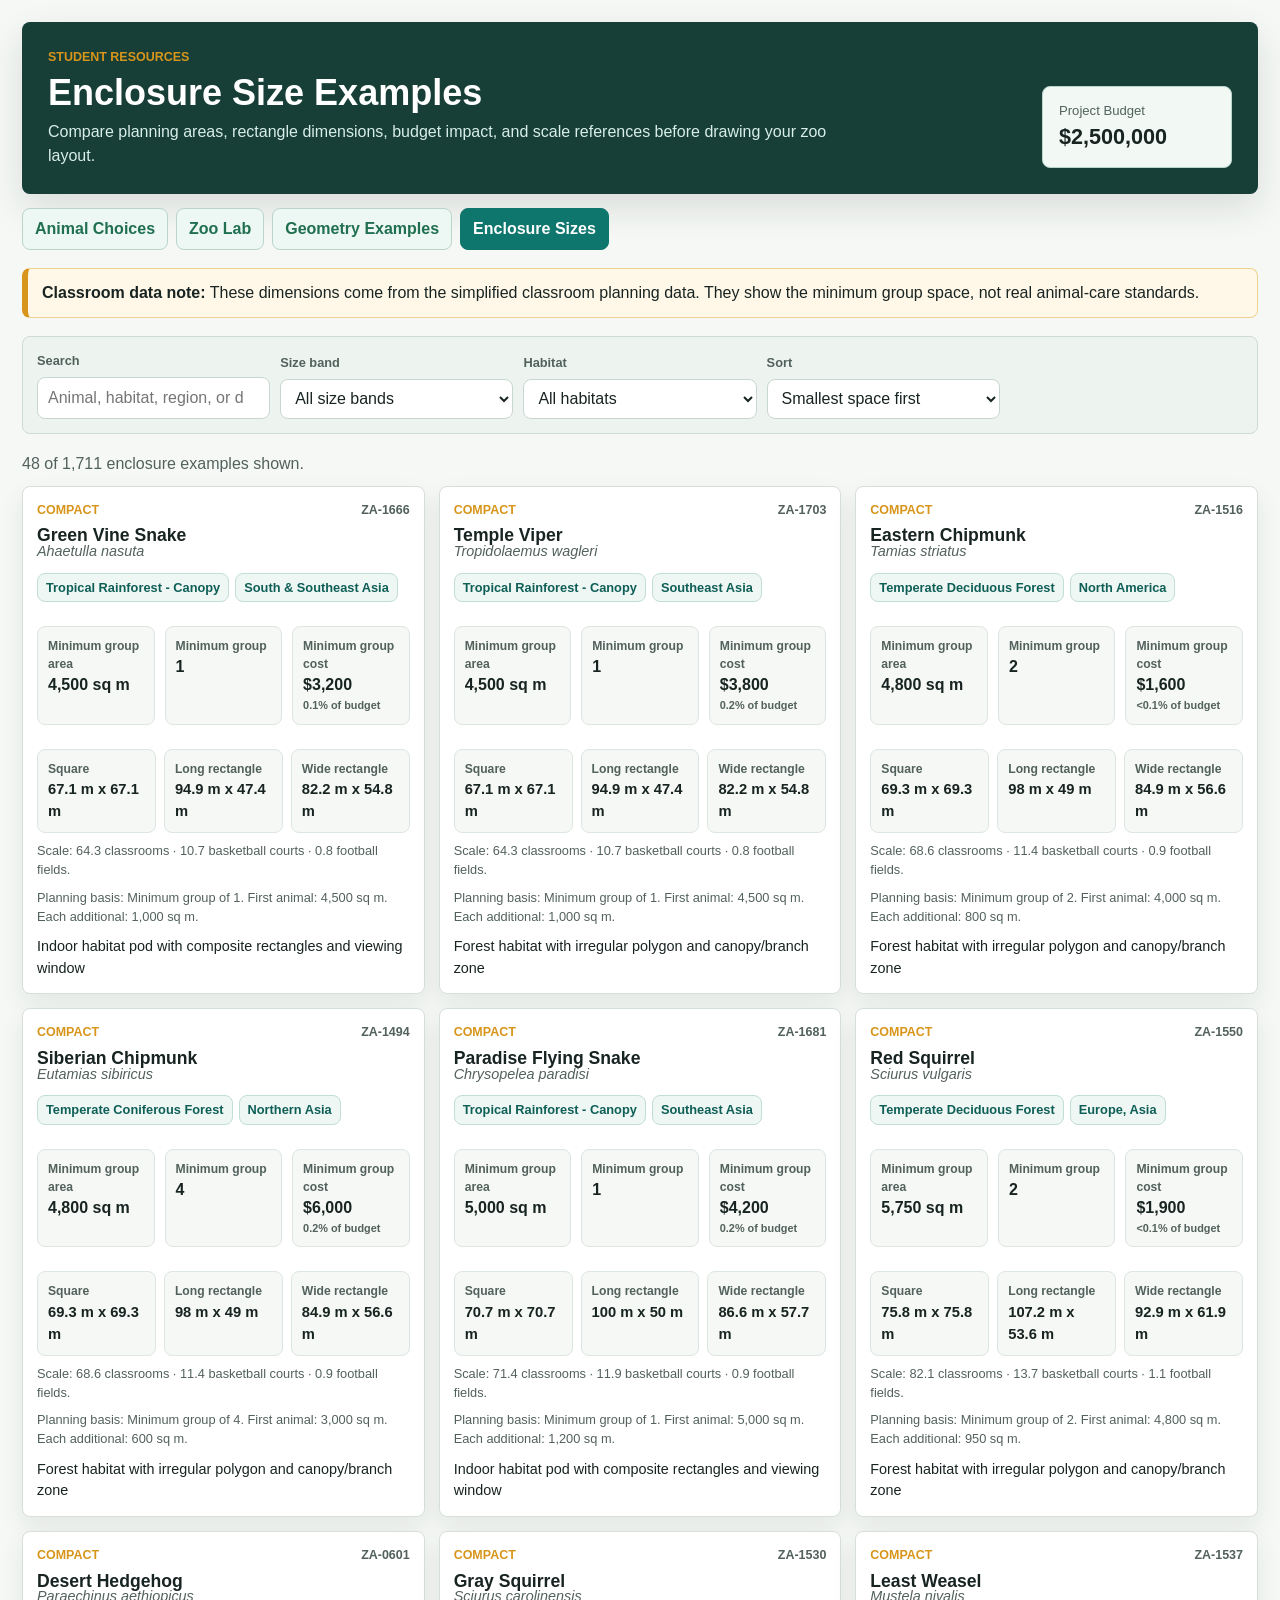
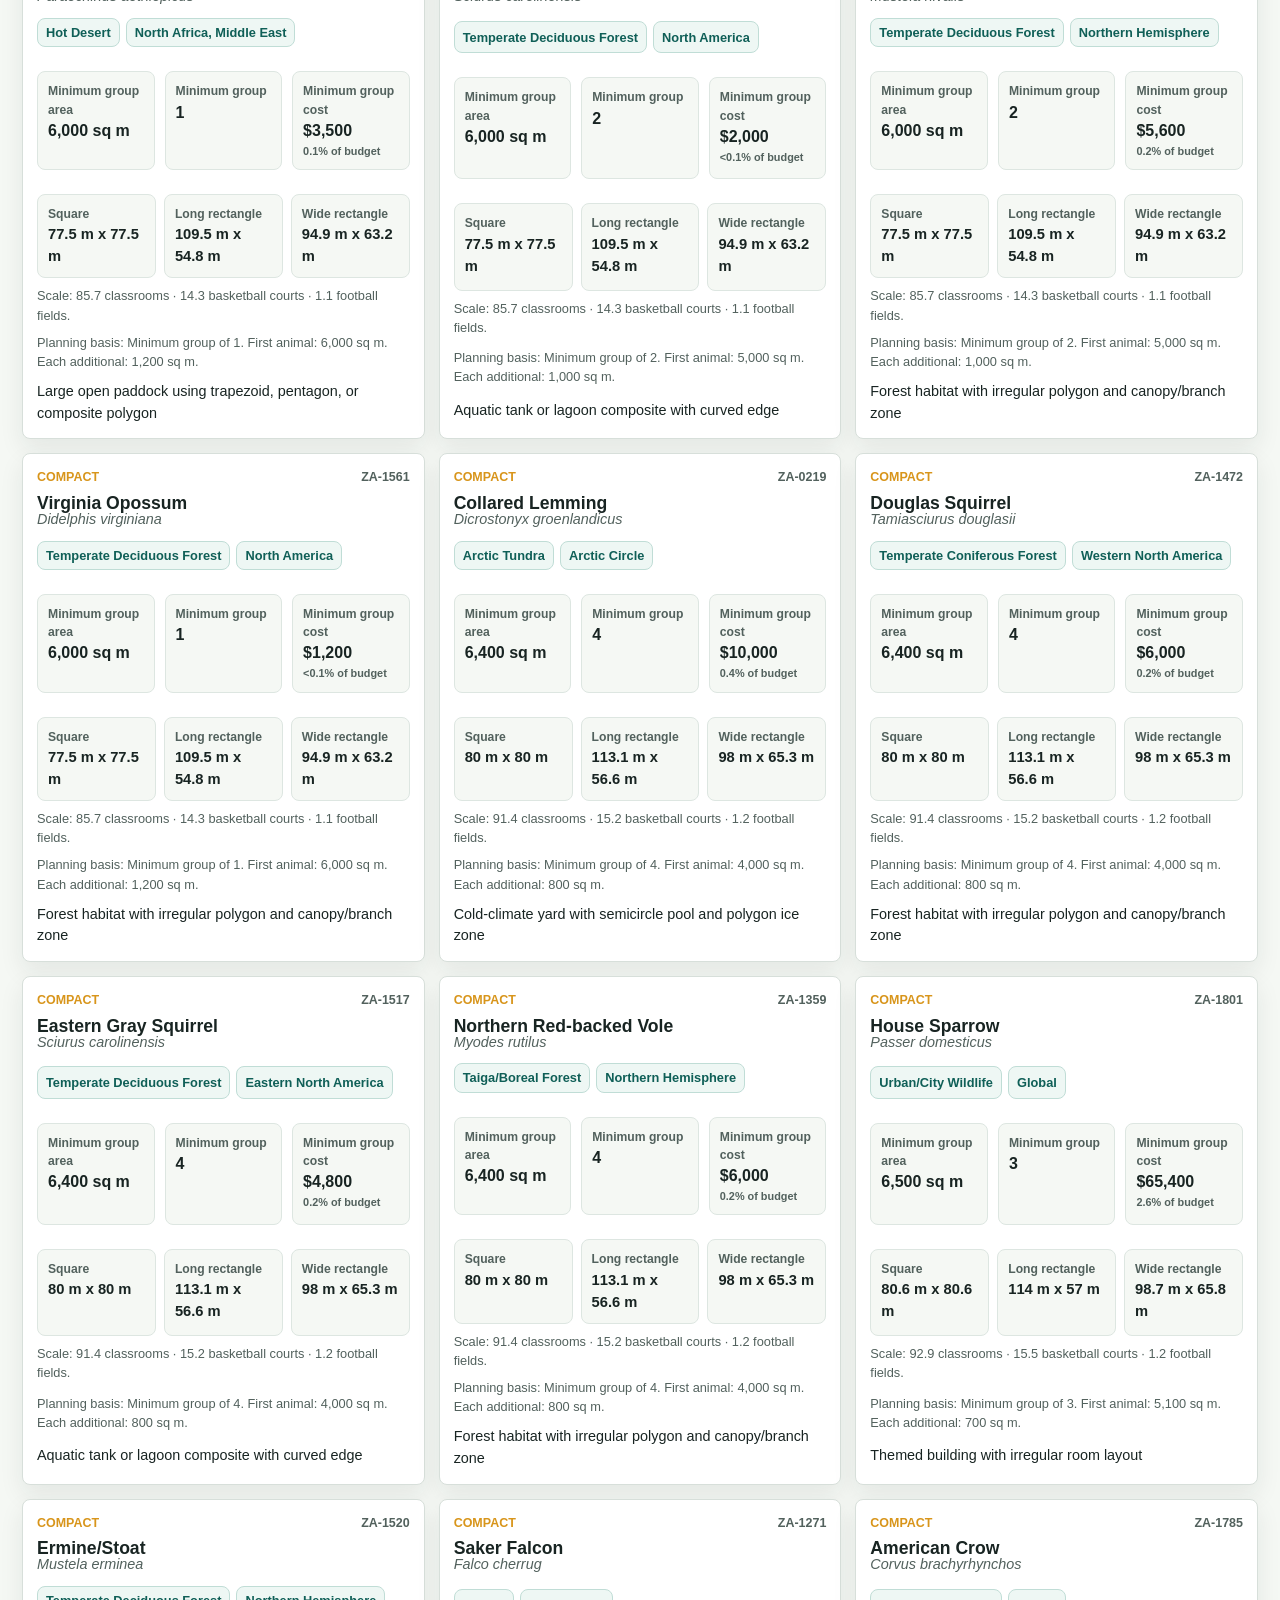
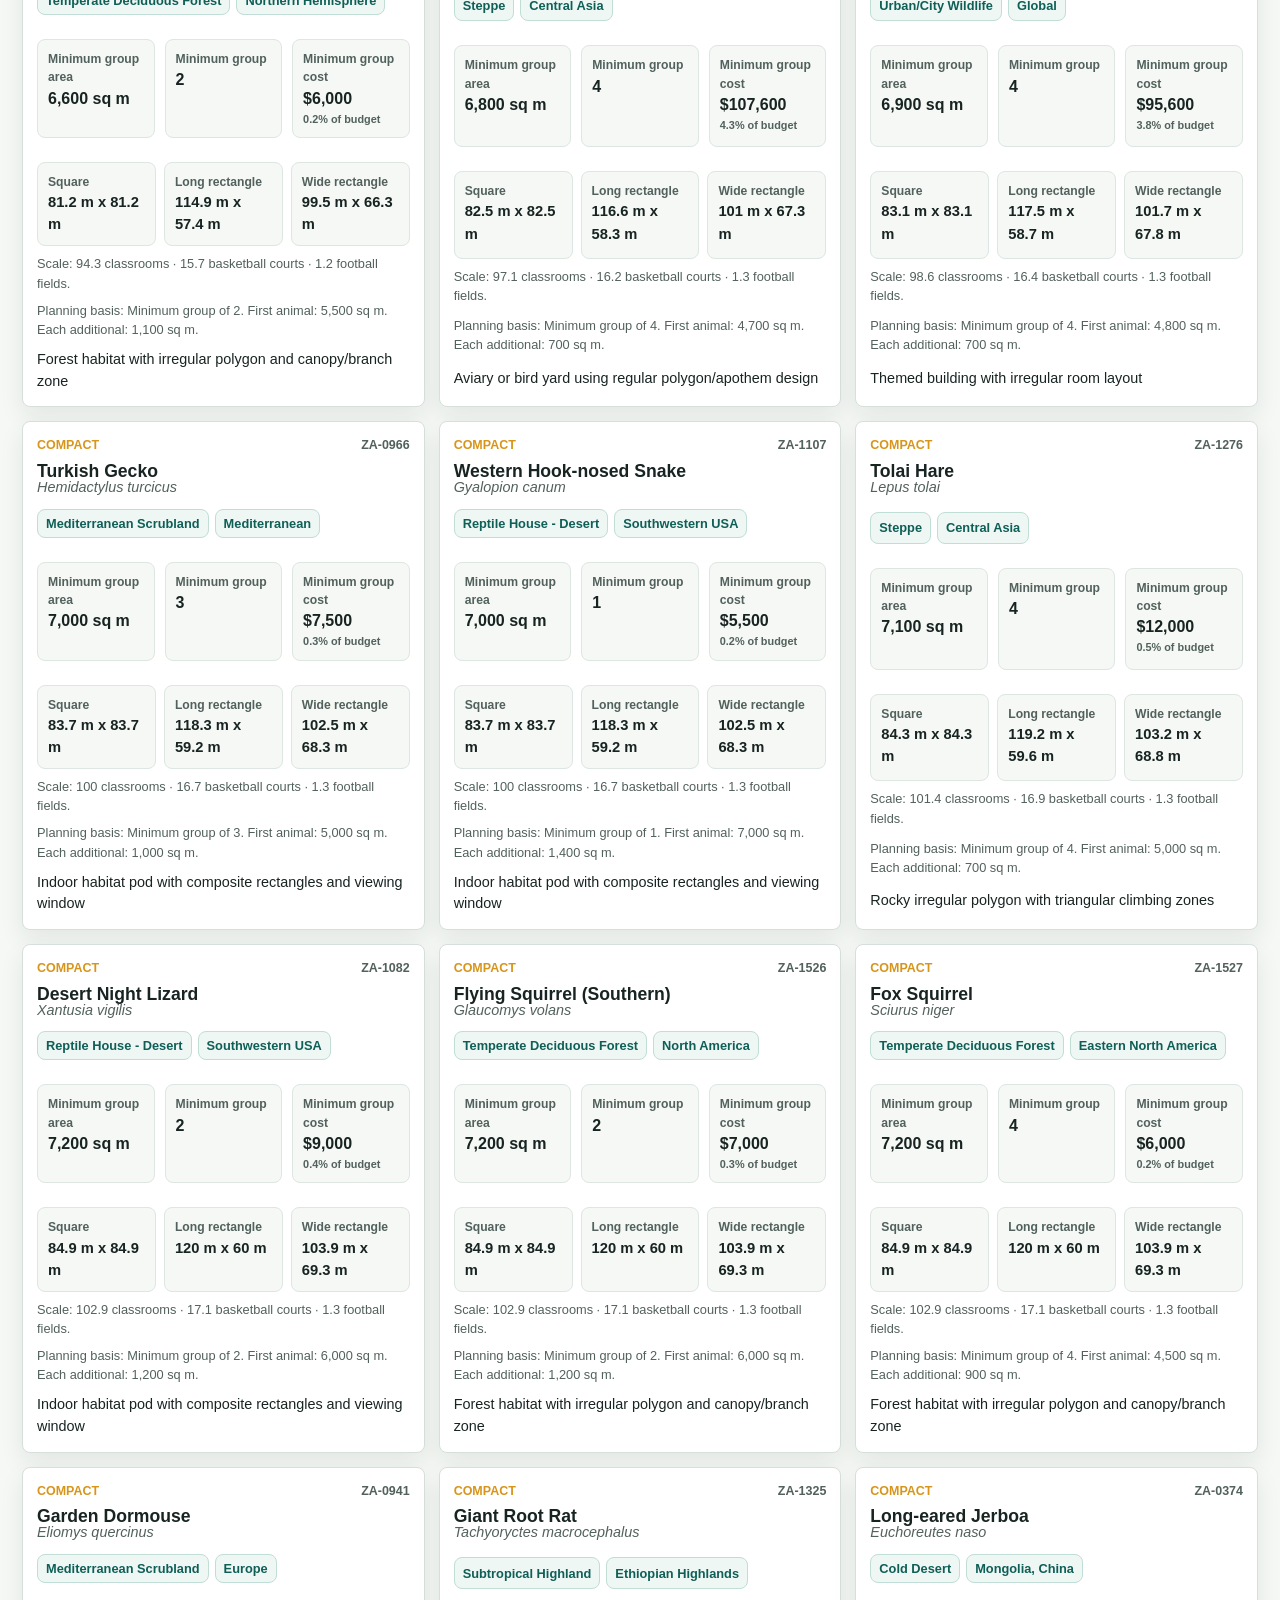
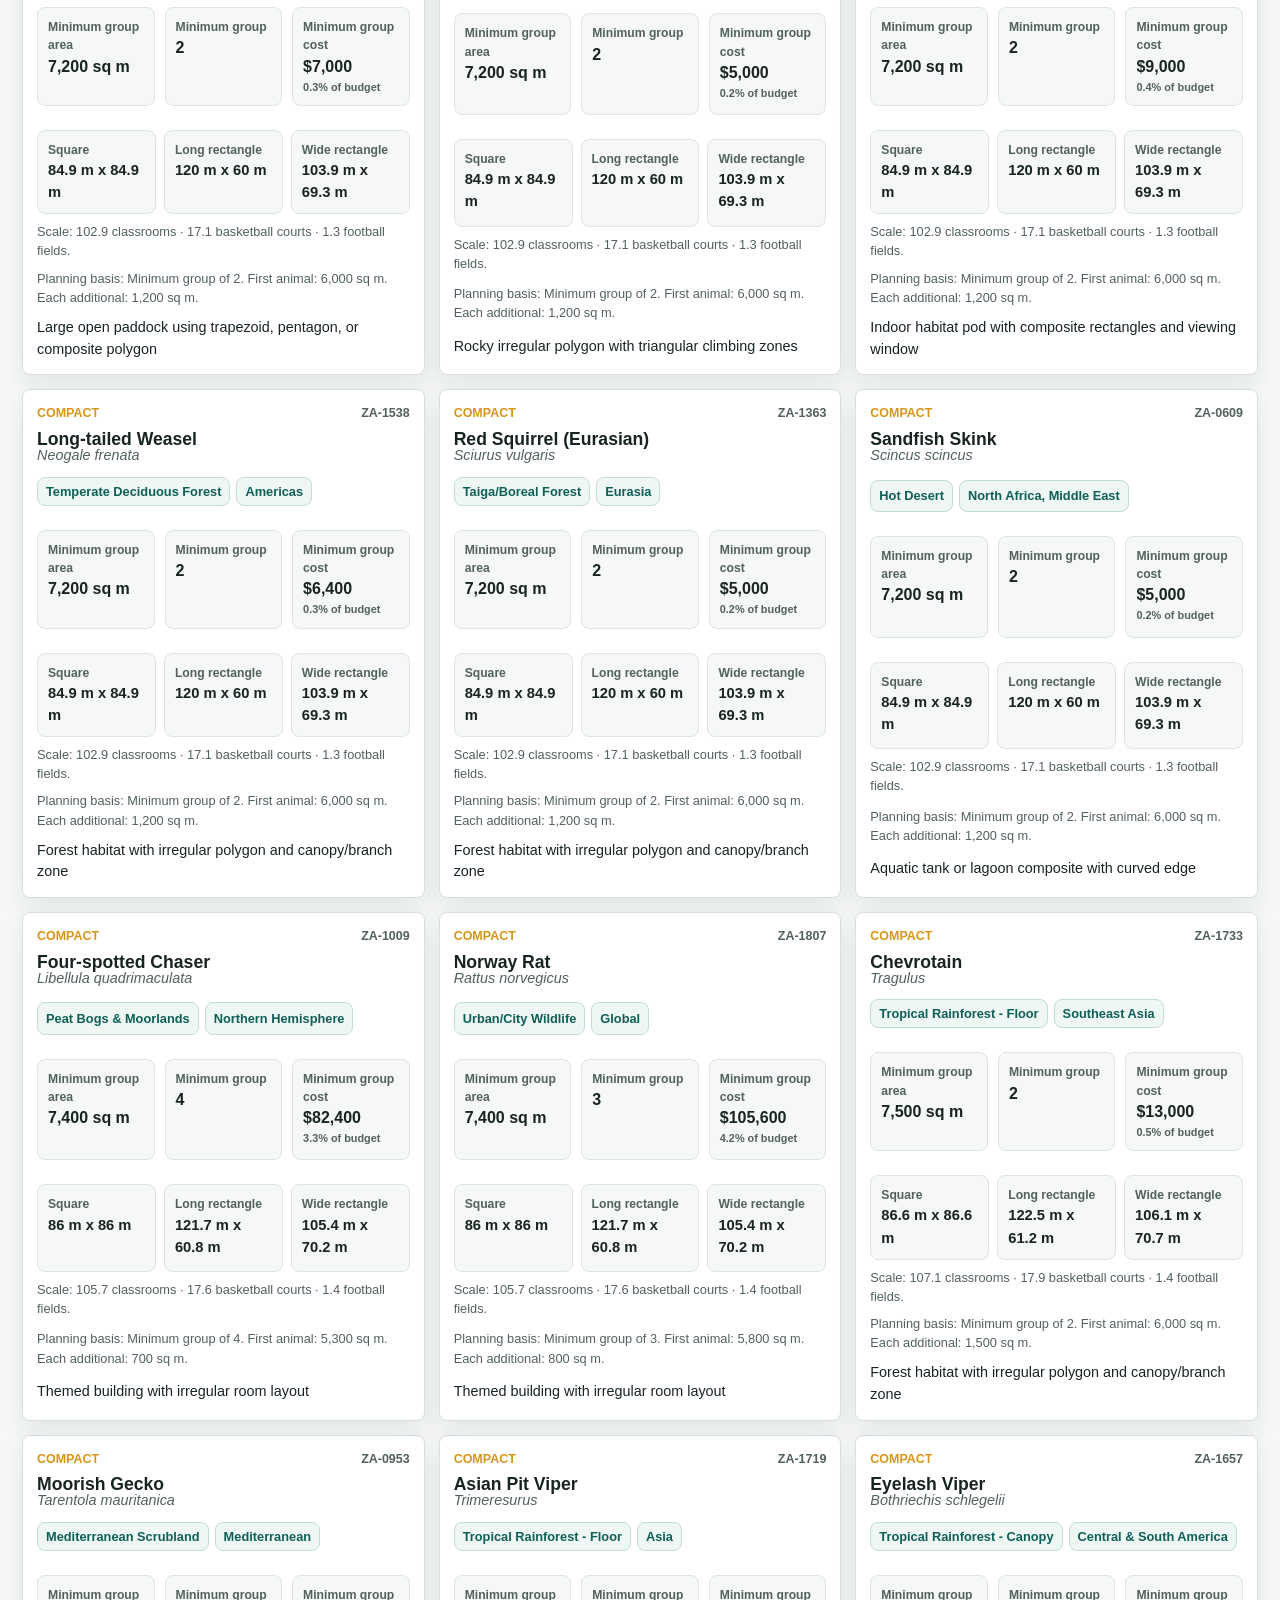
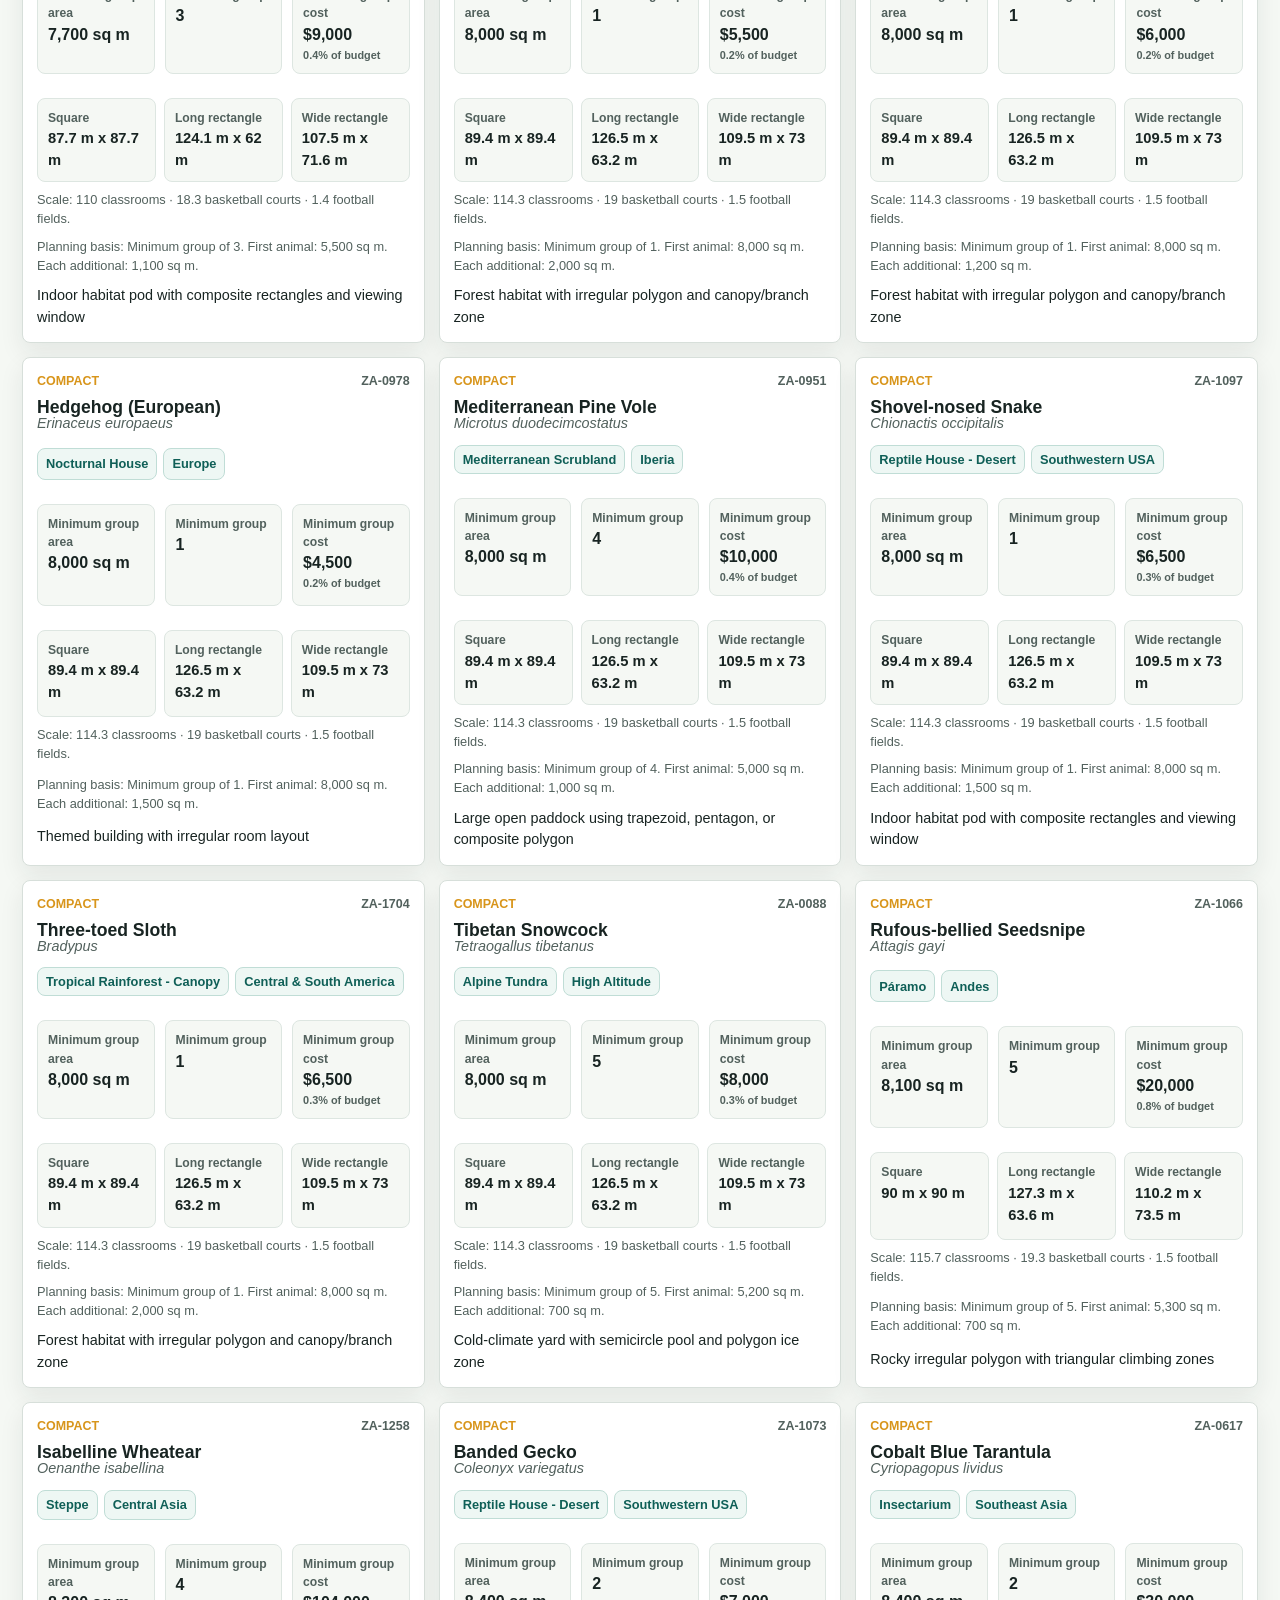
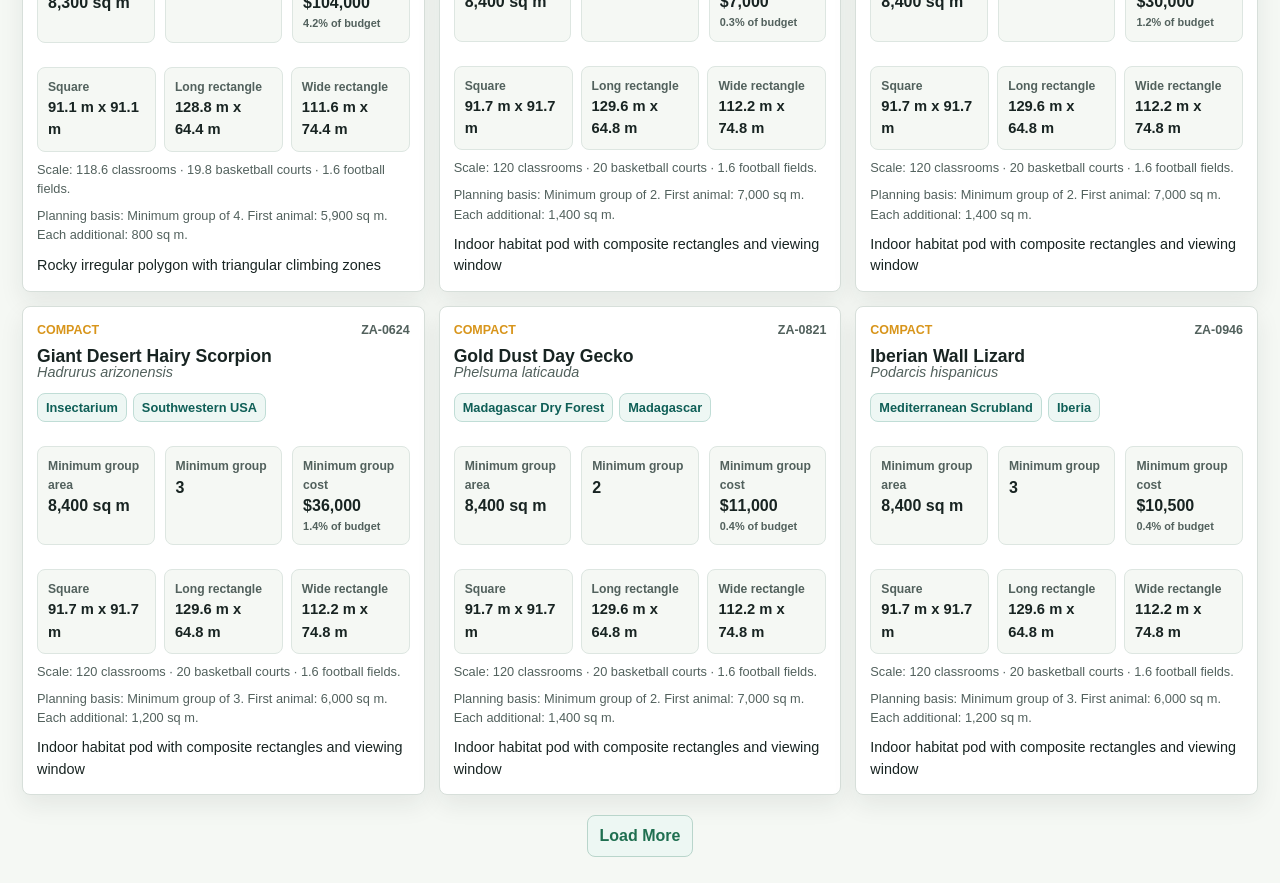
<file: enclosure-examples.html>
<!doctype html>
<html lang="en">
  <head>
    <meta charset="utf-8">
    <meta name="viewport" content="width=device-width, initial-scale=1">
    <title>Enclosure Size Examples</title>
    <meta
      name="description"
      content="Student-facing enclosure size and dimension examples for the Design a Zoo project."
    >
    <link rel="stylesheet" href="styles.css">
  </head>
  <body>
    <div class="app-shell student-page">
      <header class="topbar">
        <div>
          <p class="eyebrow">Student resources</p>
          <h1>Enclosure Size Examples</h1>
          <p class="subhead">
            Compare planning areas, rectangle dimensions, budget impact, and scale references before drawing your zoo layout.
          </p>
        </div>
        <div class="budget-badge" aria-label="Project budget">
          <span>Project Budget</span>
          <strong>$2,500,000</strong>
        </div>
      </header>

      <nav class="site-nav" aria-label="Student pages">
        <a href="index.html">Animal Choices</a>
        <a href="tools.html">Zoo Lab</a>
        <a href="geometry.html">Geometry Examples</a>
        <a class="active" href="enclosure-examples.html">Enclosure Sizes</a>
      </nav>

      <section class="notice" aria-label="Classroom data note">
        <strong>Classroom data note:</strong>
        These dimensions come from the simplified classroom planning data. They show the minimum group space, not real animal-care standards.
      </section>

      <section class="resource-tools" aria-label="Find enclosure size examples">
        <div class="resource-field">
          <label for="sizeSearch">Search</label>
          <input id="sizeSearch" type="search" placeholder="Animal, habitat, region, or design hint">
        </div>

        <div class="resource-field">
          <label for="sizeBandFilter">Size band</label>
          <select id="sizeBandFilter">
            <option value="">All size bands</option>
            <option value="compact">Compact</option>
            <option value="medium">Medium</option>
            <option value="large">Large</option>
            <option value="campus">Campus-scale</option>
          </select>
        </div>

        <div class="resource-field">
          <label for="sizeHabitatFilter">Habitat</label>
          <select id="sizeHabitatFilter">
            <option value="">All habitats</option>
          </select>
        </div>

        <div class="resource-field">
          <label for="sizeSort">Sort</label>
          <select id="sizeSort">
            <option value="space_planning_sq_units">Smallest space first</option>
            <option value="space_desc">Largest space first</option>
            <option value="cost_planning_usd">Lowest cost first</option>
            <option value="animal_name">Animal name</option>
          </select>
        </div>
      </section>

      <p id="sizeResultsMeta" class="status-message" role="status"></p>
      <section id="sizeExamples" class="dimension-grid" aria-label="Enclosure size examples"></section>

      <div class="pagination">
        <button id="sizeLoadMore" type="button">Load More</button>
      </div>
    </div>

    <script src="enclosure-examples.js"></script>
  </body>
</html>
</file>
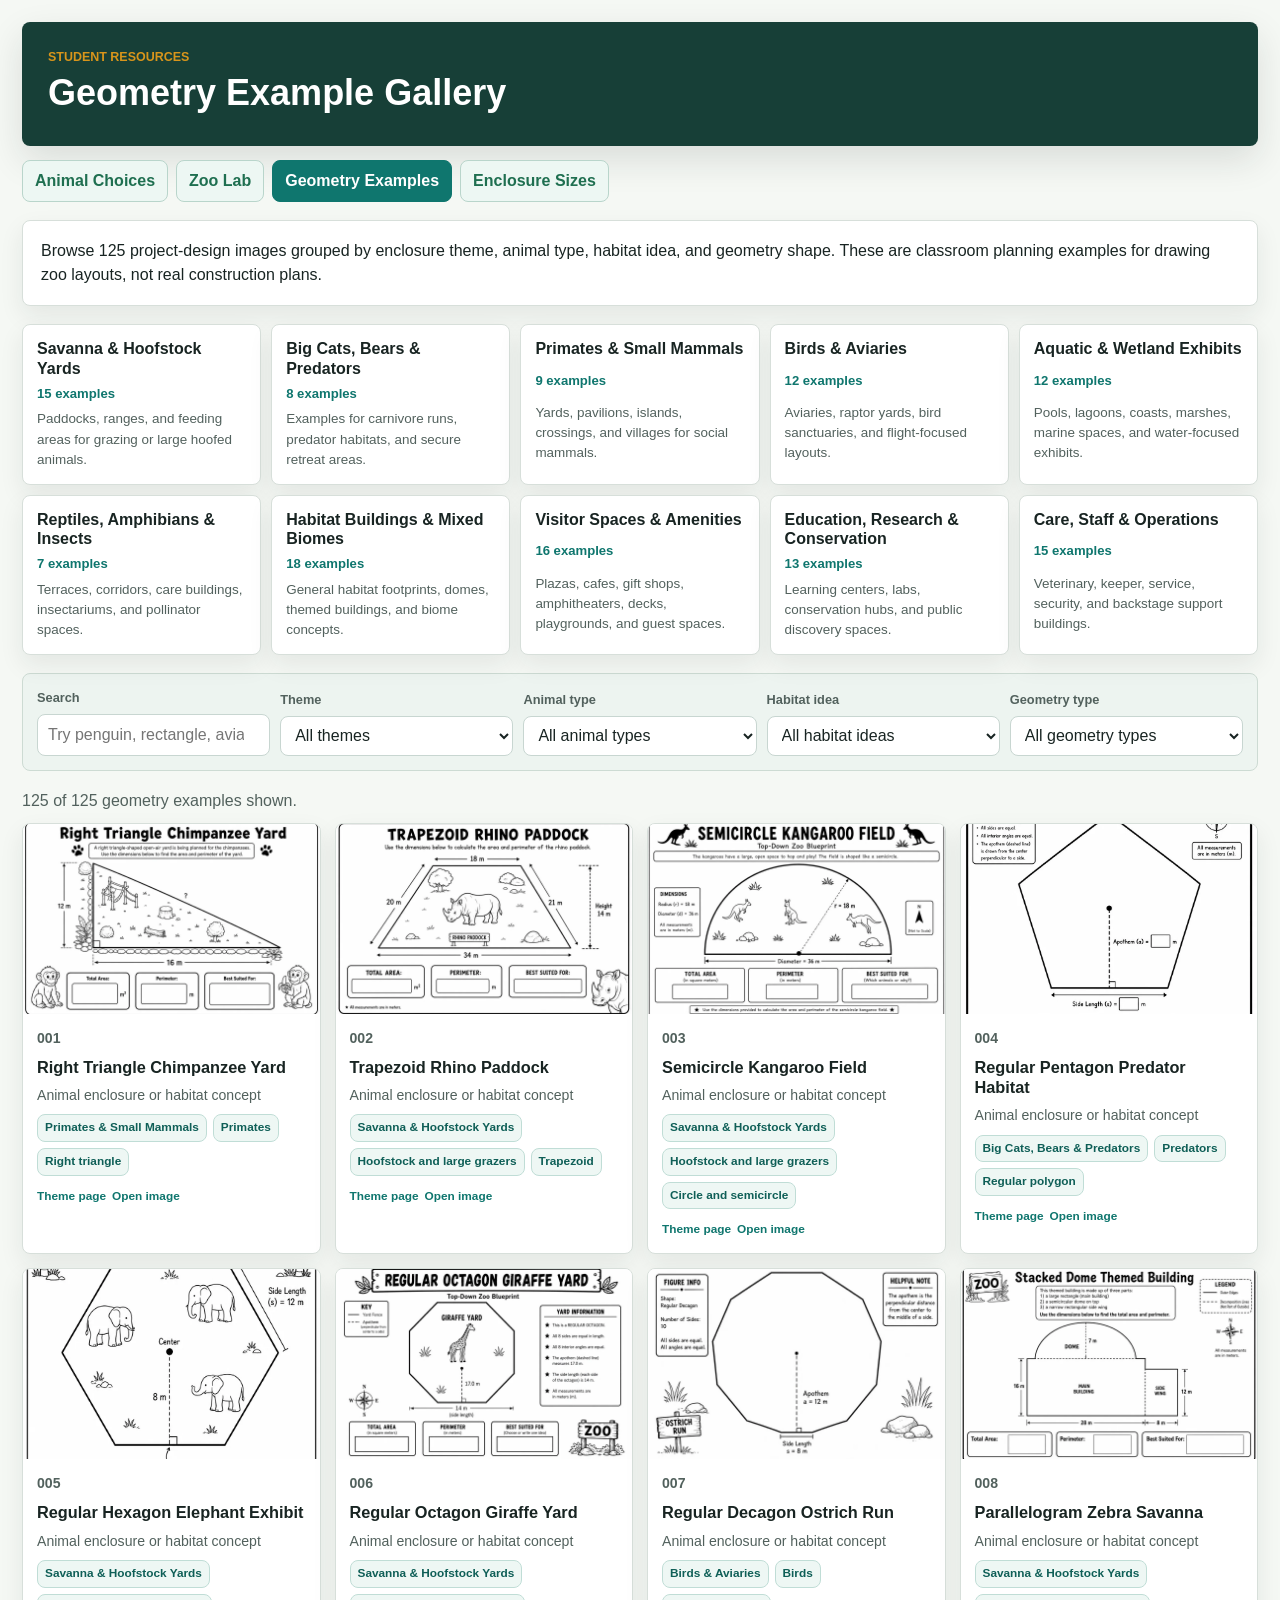
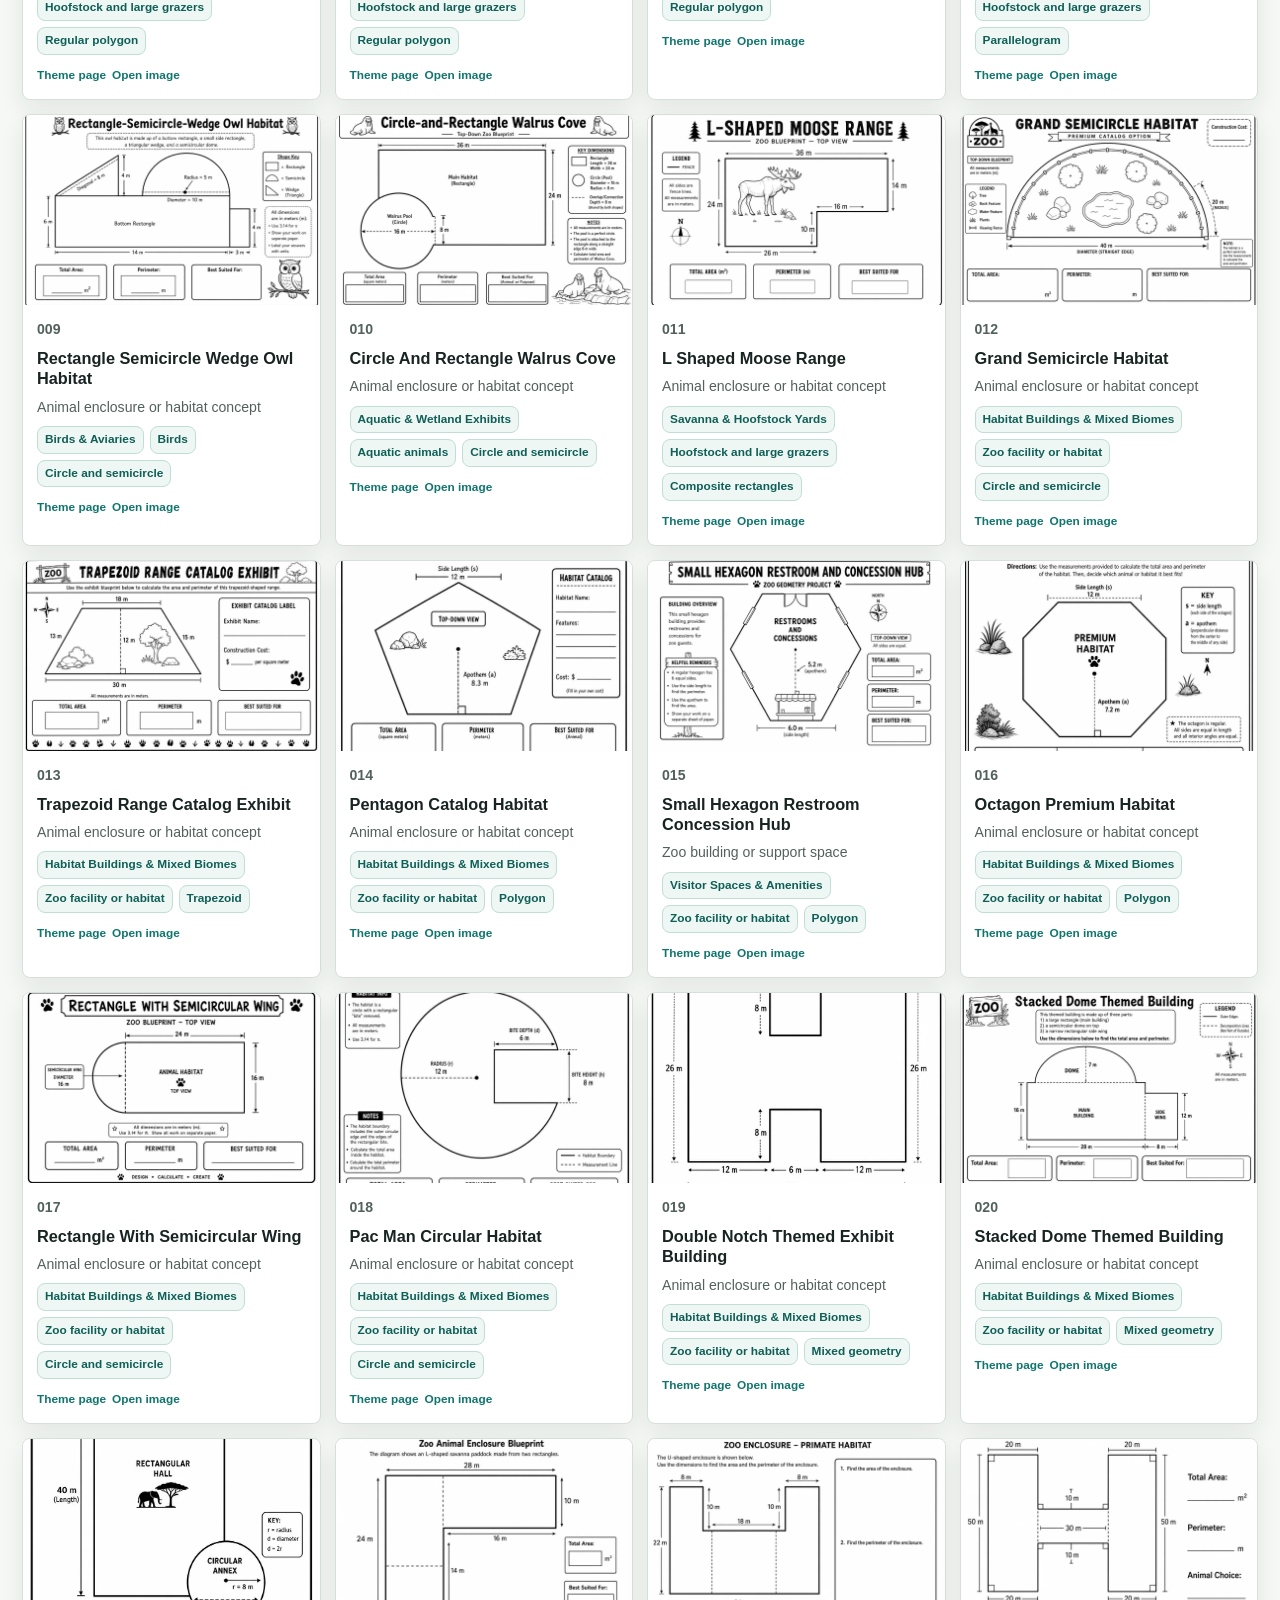
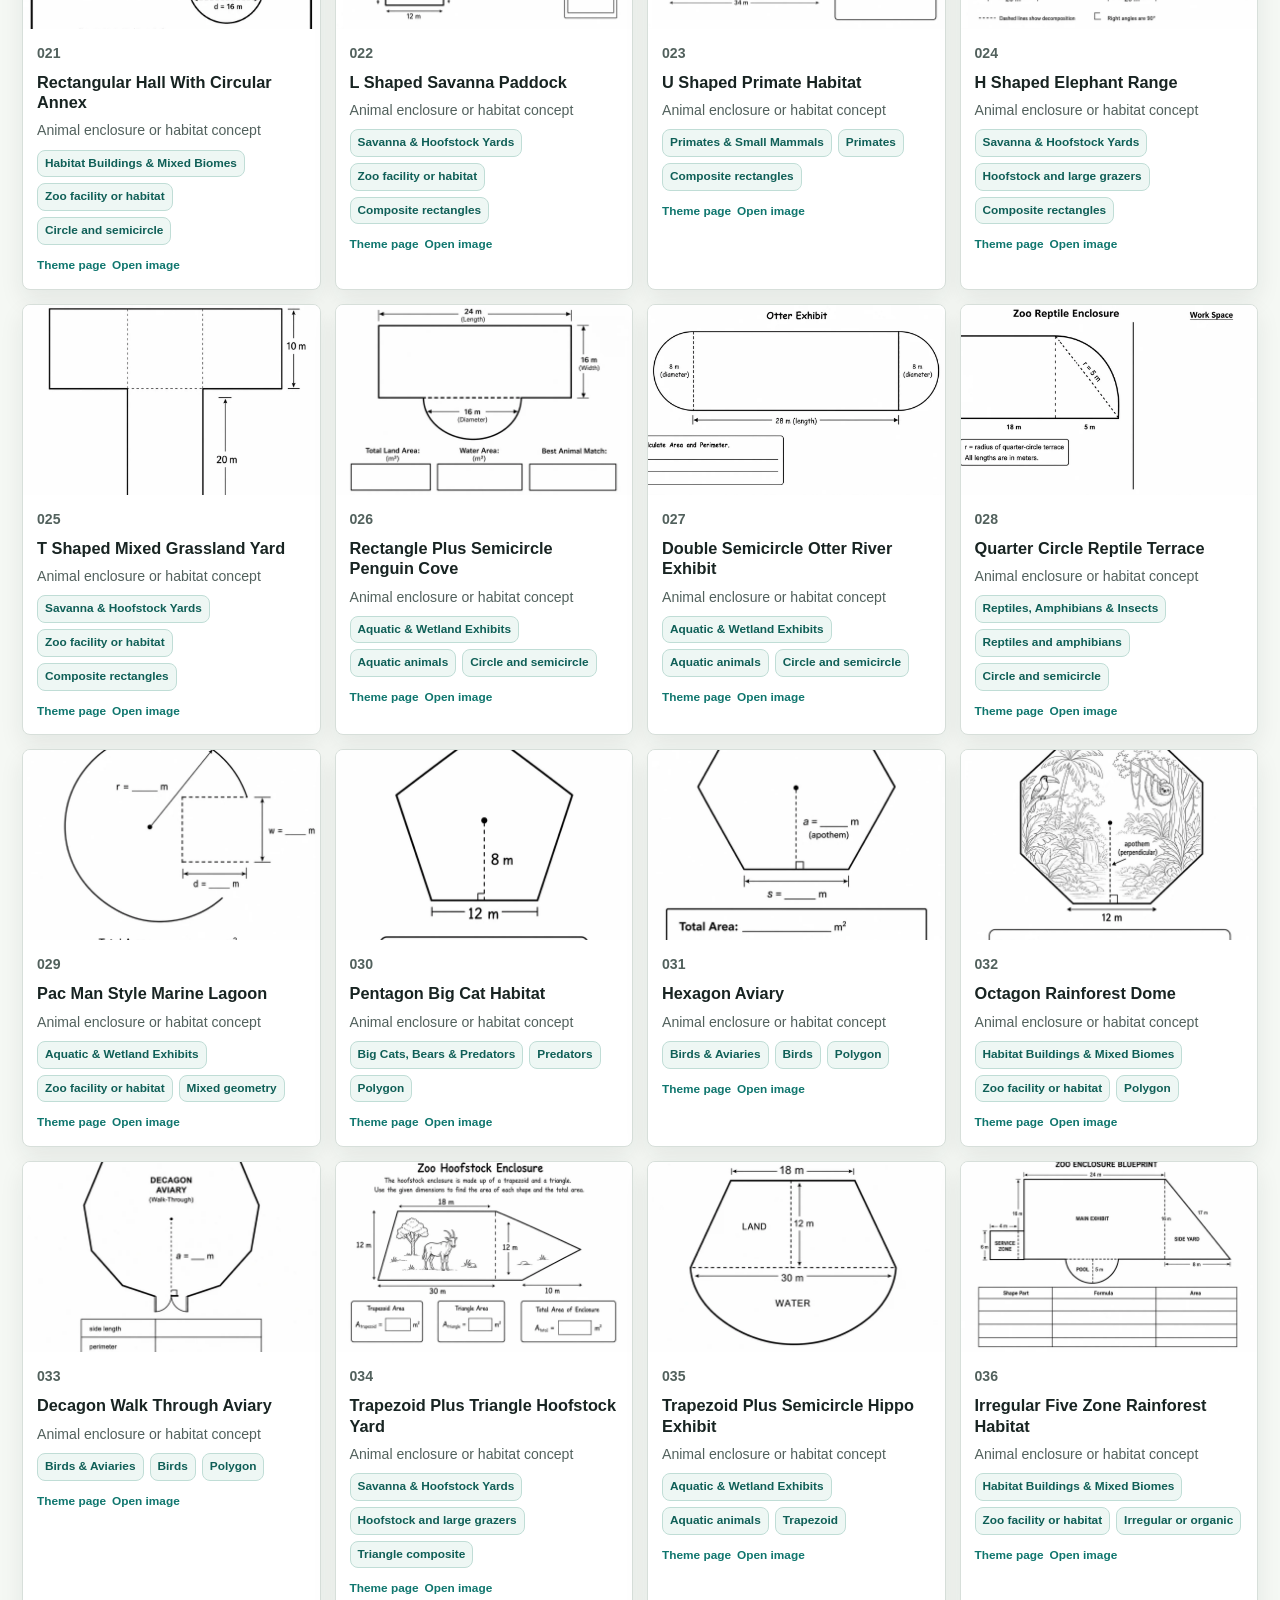
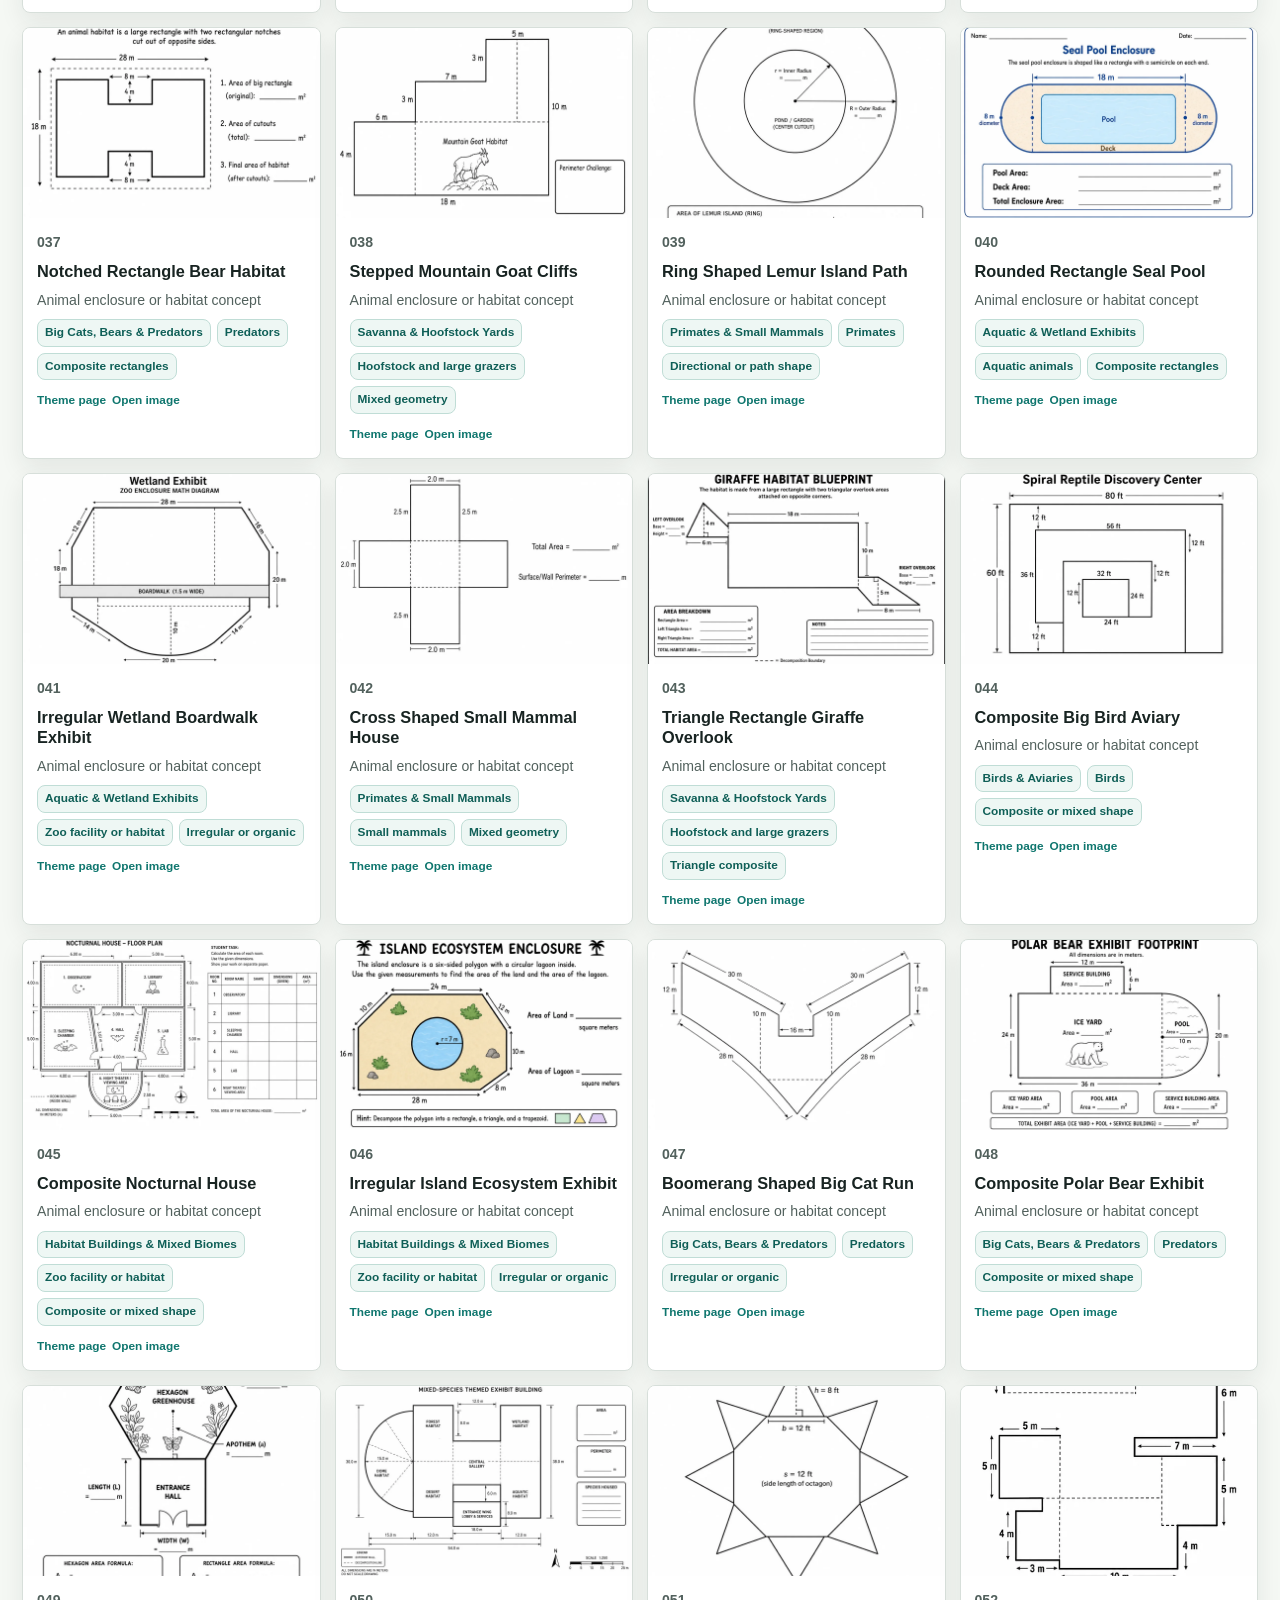
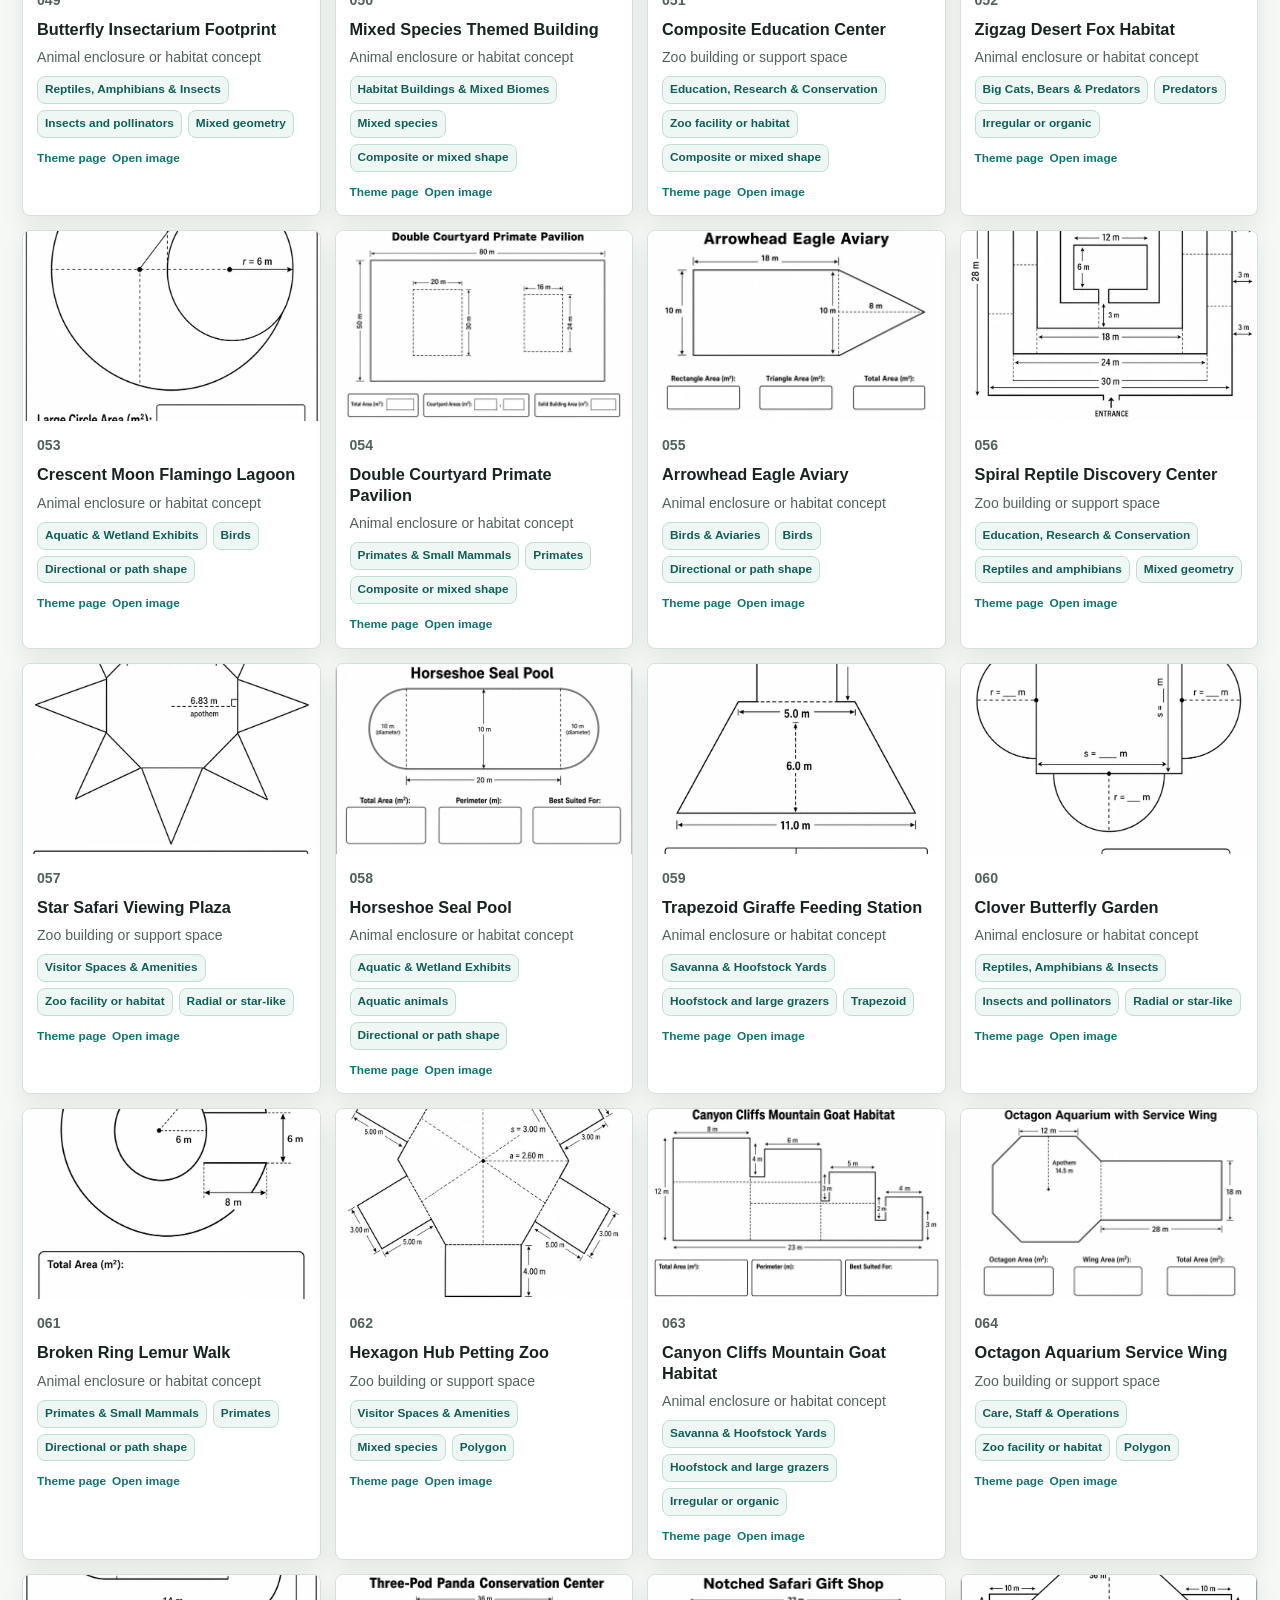
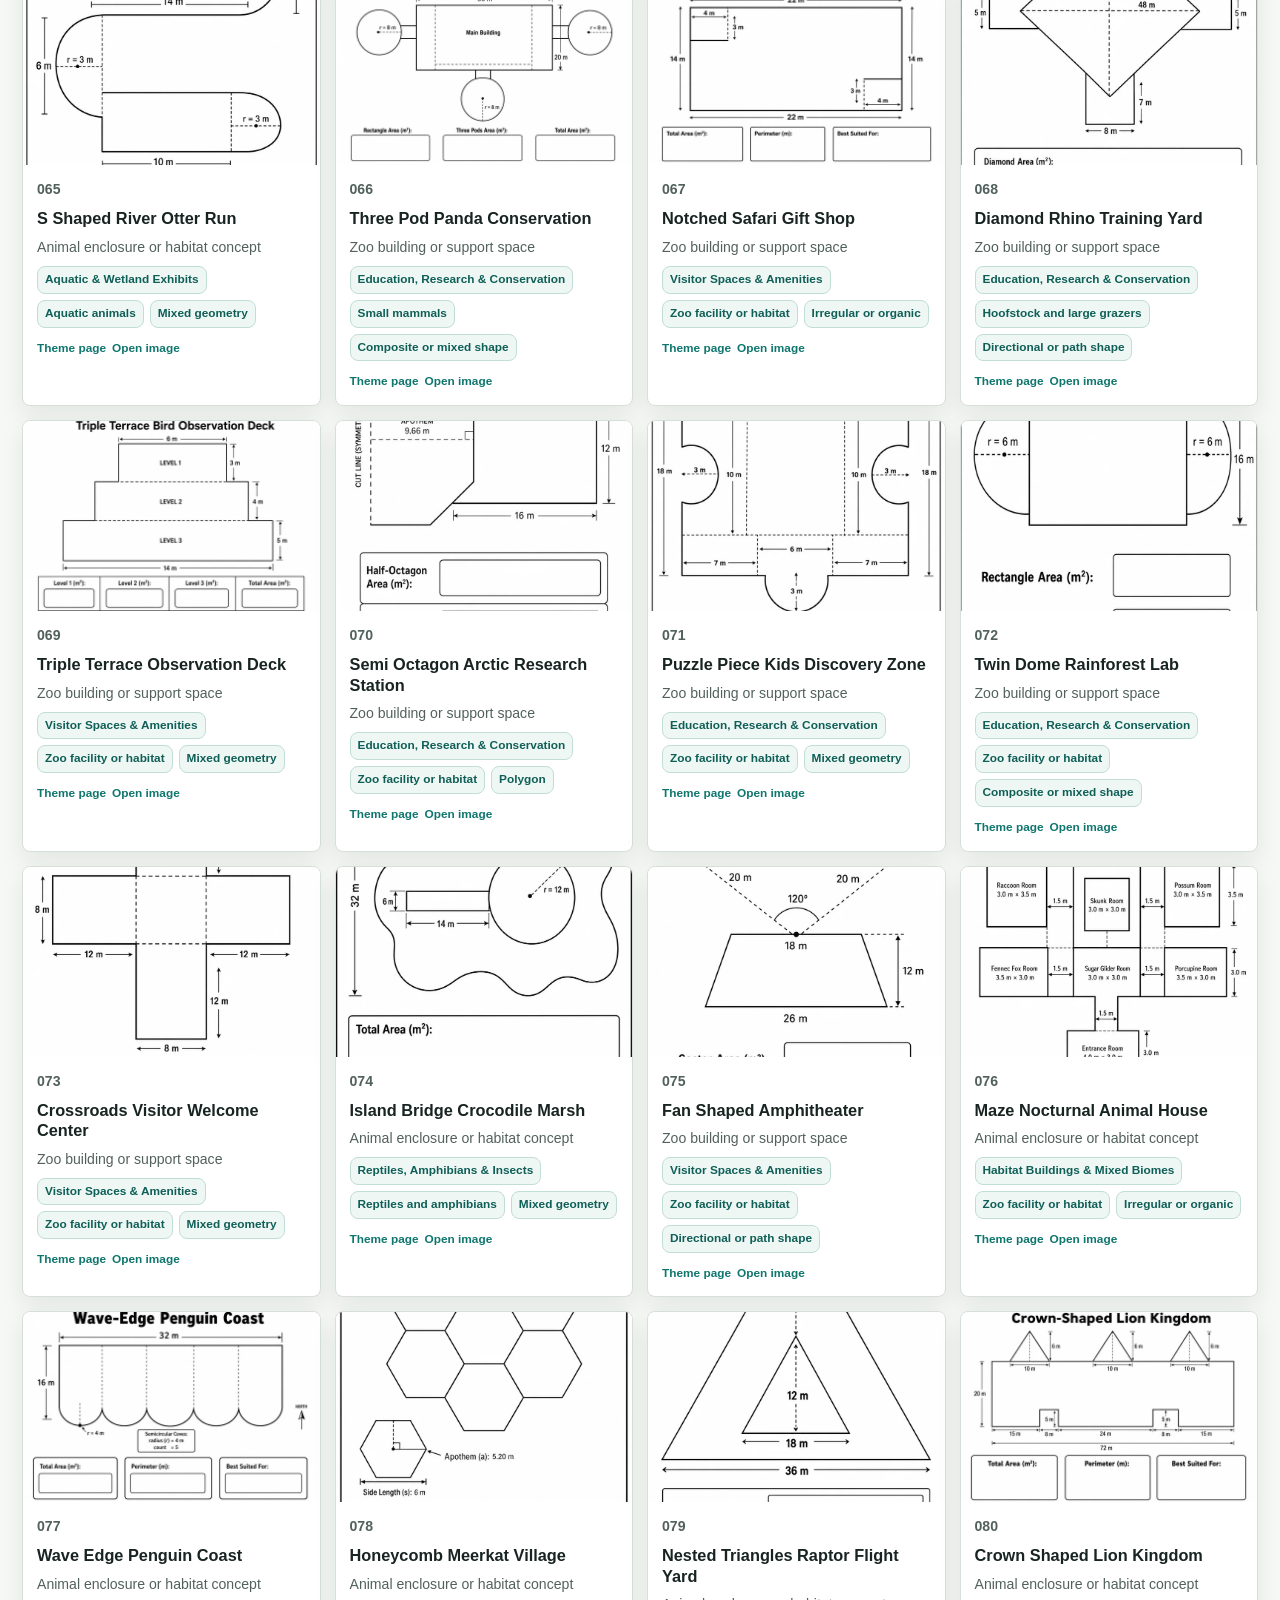
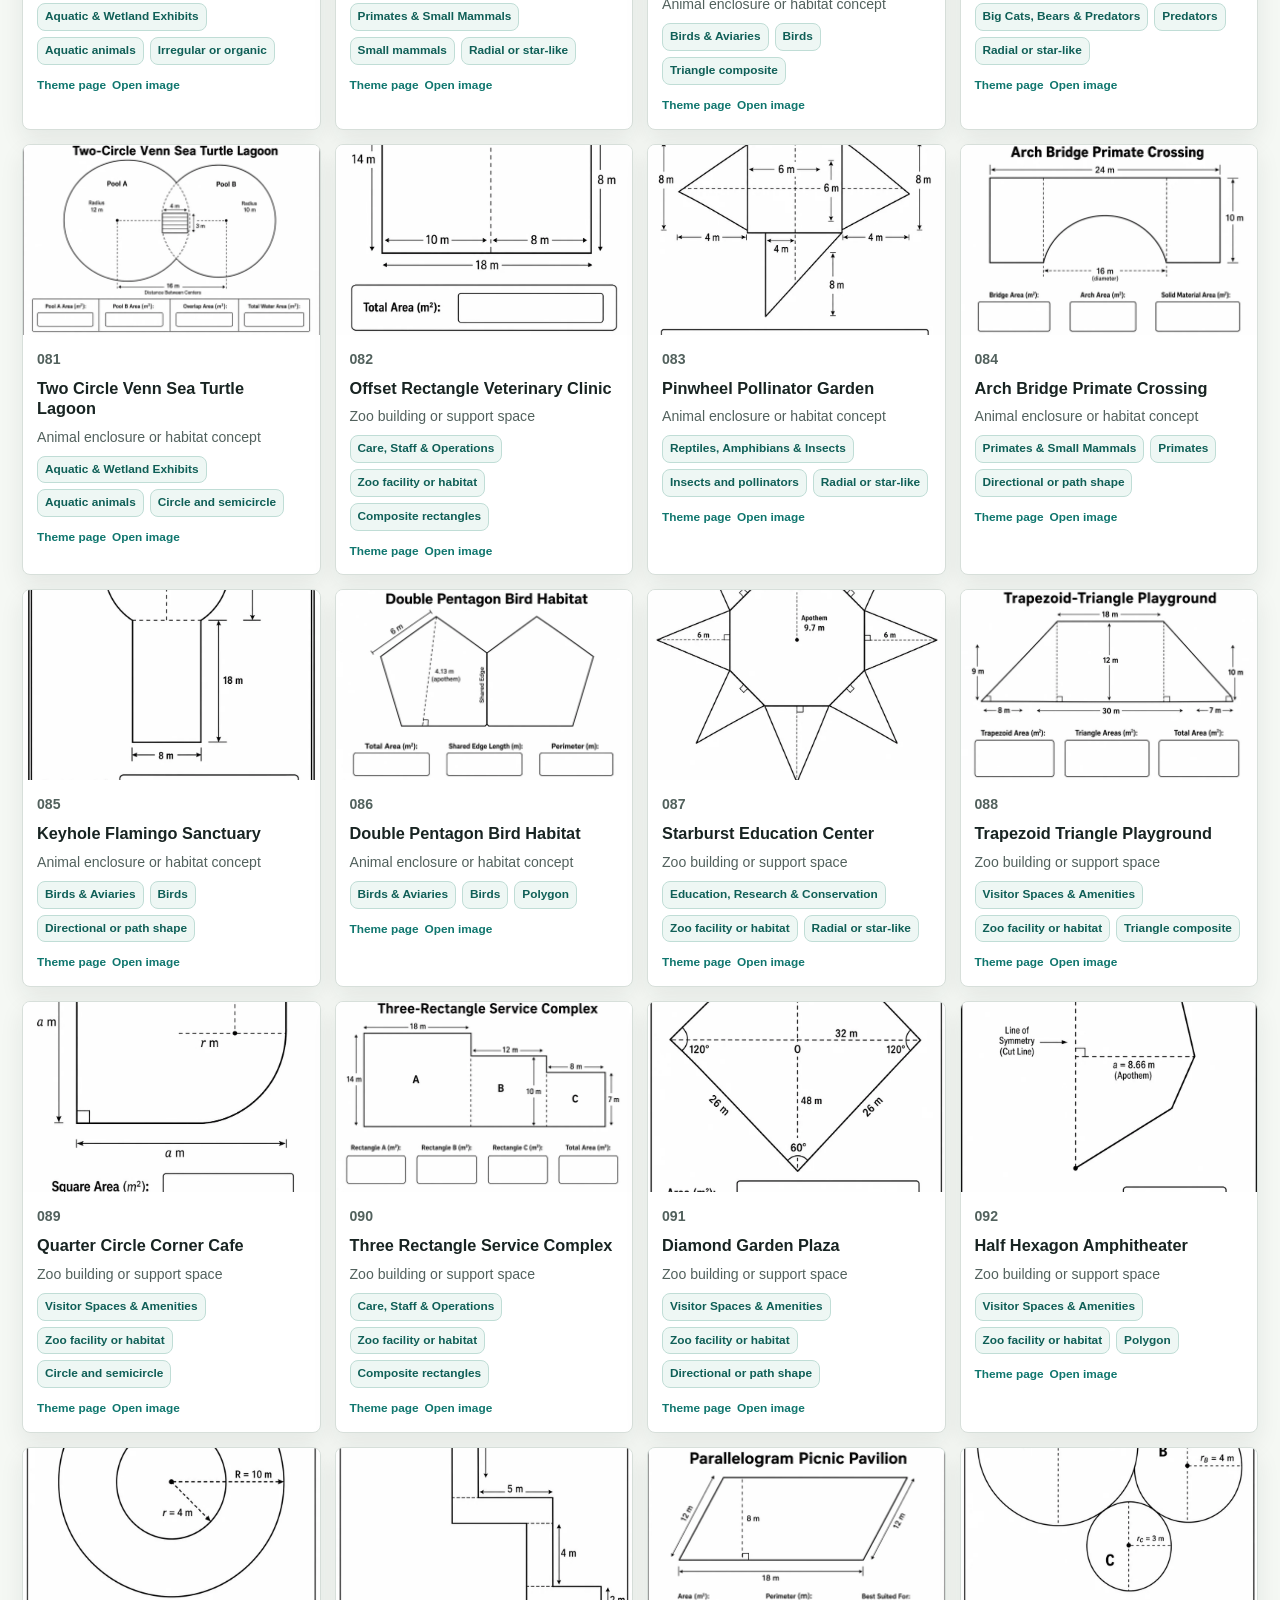
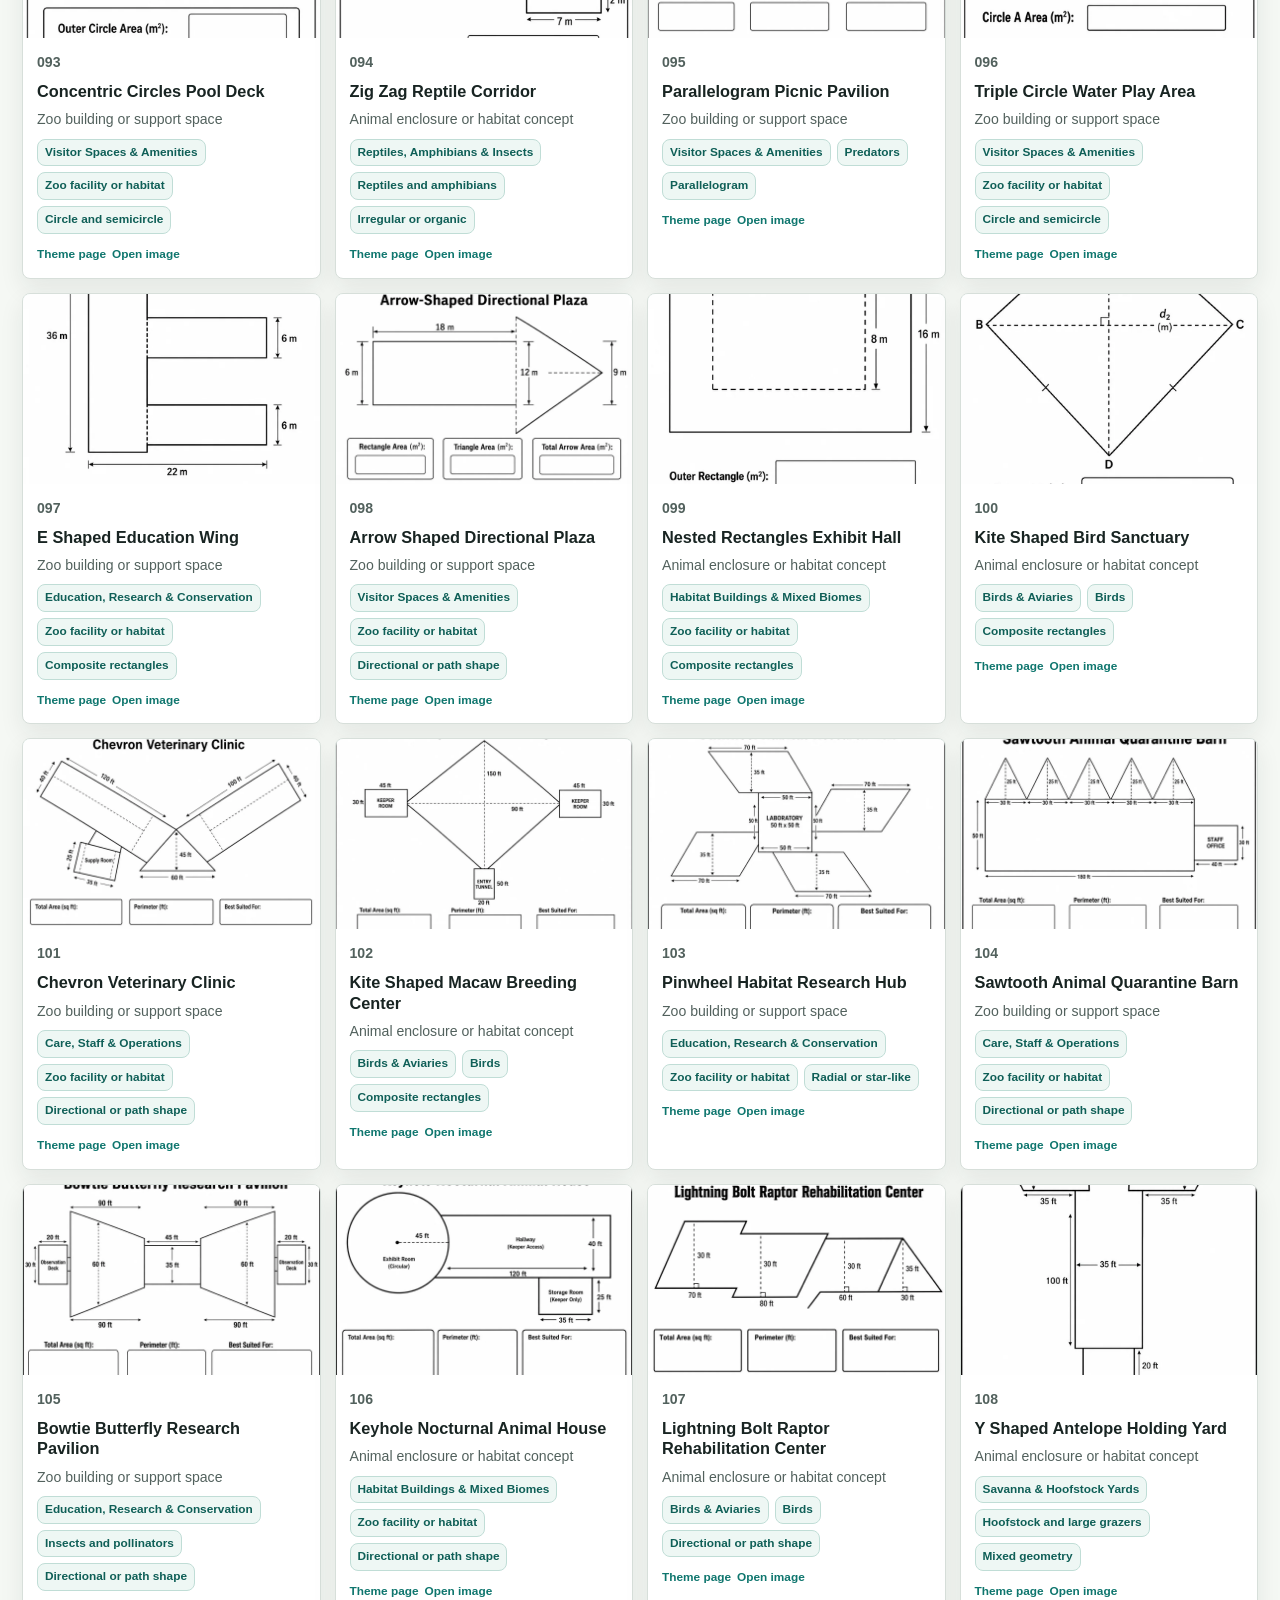
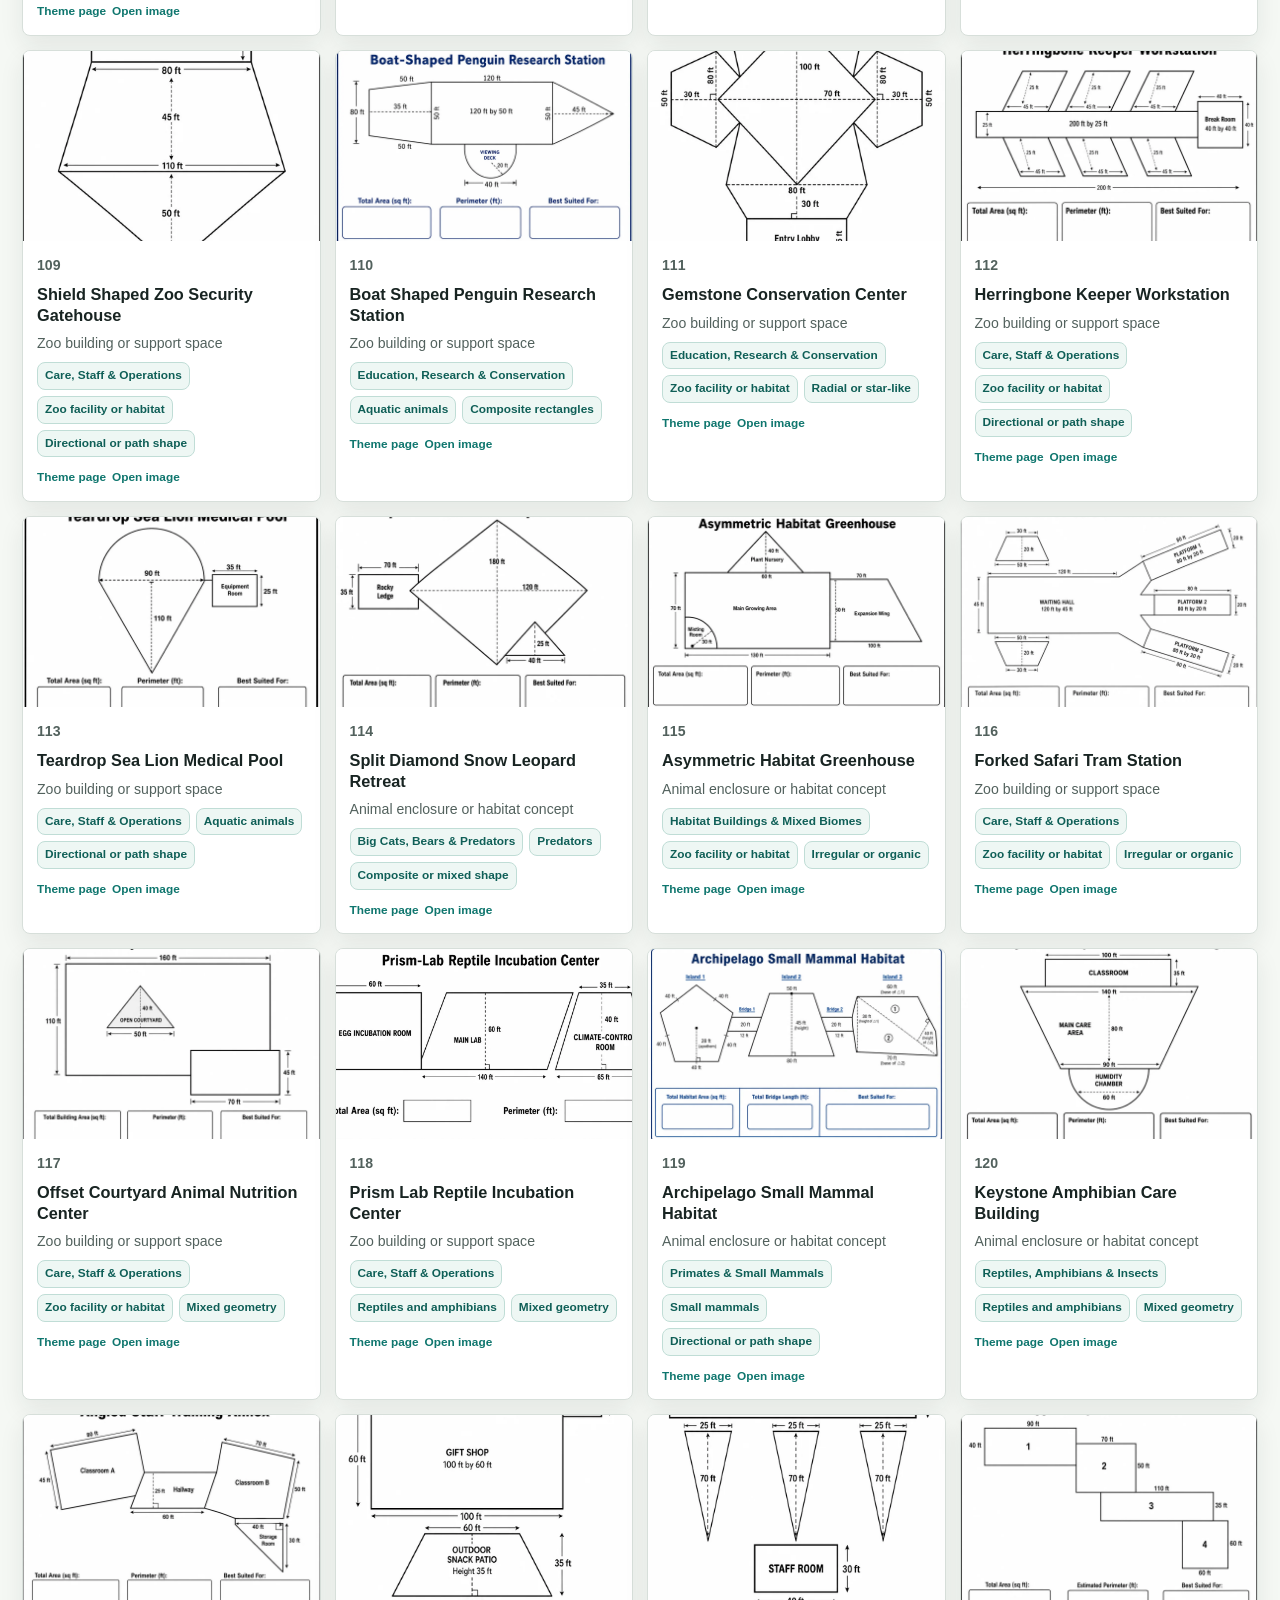
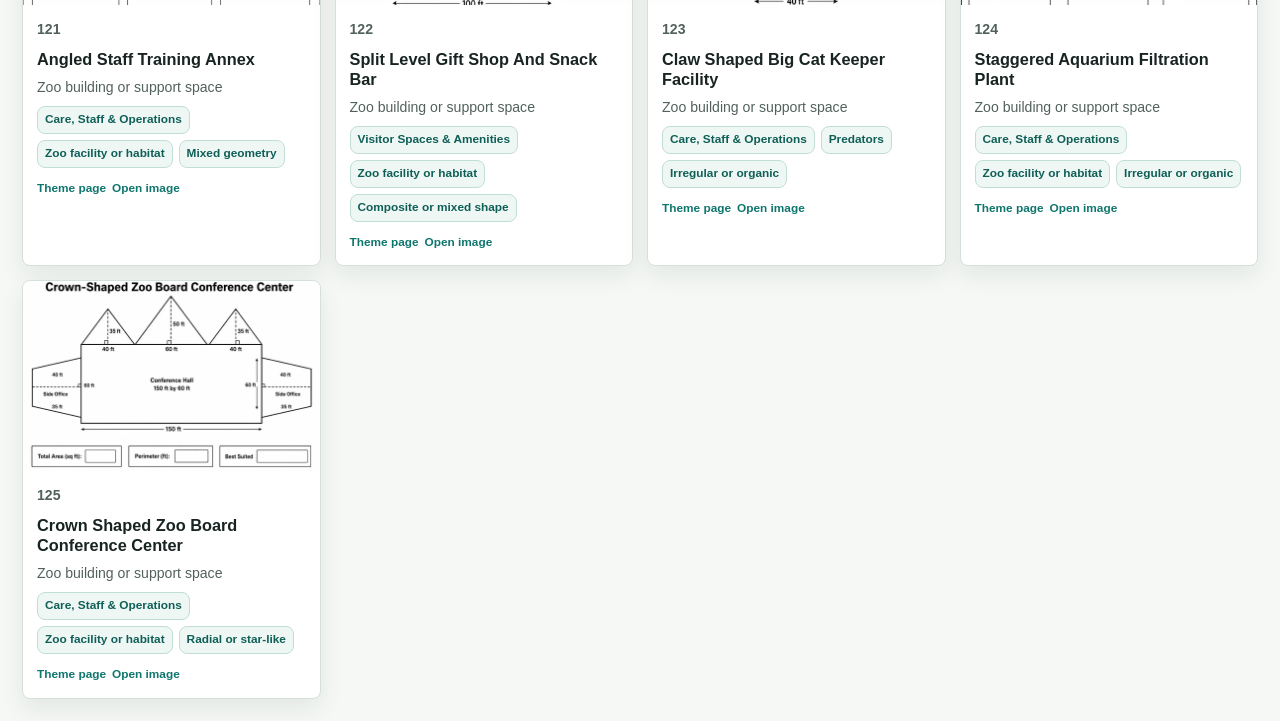
<file: geometry.html>
<!doctype html>
<html lang="en">
  <head>
    <meta charset="utf-8">
    <meta name="viewport" content="width=device-width, initial-scale=1">
    <title>Geometry Example Gallery</title>
    <meta name="description" content="Student-facing Design a Zoo geometry examples.">
    <link rel="stylesheet" href="styles.css">
  </head>
  <body>
    <div class="app-shell student-page">
      <header class="topbar">
        <div>
          <p class="eyebrow">Student resources</p>
          <h1>Geometry Example Gallery</h1>
        </div>
      </header>

      <nav class="site-nav" aria-label="Student pages">
        <a class="" href="index.html">Animal Choices</a>
        <a class="" href="tools.html">Zoo Lab</a>
        <a class="active" href="geometry.html">Geometry Examples</a>
        <a class="" href="enclosure-examples.html">Enclosure Sizes</a>
      </nav>


      <section class="page-intro">
        <p>
          Browse 125 project-design images grouped by enclosure theme, animal type, habitat idea, and geometry shape.
          These are classroom planning examples for drawing zoo layouts, not real construction plans.
        </p>
      </section>

      <section class="category-list" aria-label="Geometry example categories">

        <a class="category-link-card" href="geometry/savanna-hoofstock-yards.html">
          <strong>Savanna & Hoofstock Yards</strong>
          <span>15 examples</span>
          <p>Paddocks, ranges, and feeding areas for grazing or large hoofed animals.</p>
        </a>


        <a class="category-link-card" href="geometry/big-cats-bears-predators.html">
          <strong>Big Cats, Bears & Predators</strong>
          <span>8 examples</span>
          <p>Examples for carnivore runs, predator habitats, and secure retreat areas.</p>
        </a>


        <a class="category-link-card" href="geometry/primates-small-mammals.html">
          <strong>Primates & Small Mammals</strong>
          <span>9 examples</span>
          <p>Yards, pavilions, islands, crossings, and villages for social mammals.</p>
        </a>


        <a class="category-link-card" href="geometry/birds-aviaries.html">
          <strong>Birds & Aviaries</strong>
          <span>12 examples</span>
          <p>Aviaries, raptor yards, bird sanctuaries, and flight-focused layouts.</p>
        </a>


        <a class="category-link-card" href="geometry/aquatic-wetland-exhibits.html">
          <strong>Aquatic & Wetland Exhibits</strong>
          <span>12 examples</span>
          <p>Pools, lagoons, coasts, marshes, marine spaces, and water-focused exhibits.</p>
        </a>


        <a class="category-link-card" href="geometry/reptiles-amphibians-insects.html">
          <strong>Reptiles, Amphibians & Insects</strong>
          <span>7 examples</span>
          <p>Terraces, corridors, care buildings, insectariums, and pollinator spaces.</p>
        </a>


        <a class="category-link-card" href="geometry/habitat-buildings-mixed-biomes.html">
          <strong>Habitat Buildings & Mixed Biomes</strong>
          <span>18 examples</span>
          <p>General habitat footprints, domes, themed buildings, and biome concepts.</p>
        </a>


        <a class="category-link-card" href="geometry/visitor-spaces-amenities.html">
          <strong>Visitor Spaces & Amenities</strong>
          <span>16 examples</span>
          <p>Plazas, cafes, gift shops, amphitheaters, decks, playgrounds, and guest spaces.</p>
        </a>


        <a class="category-link-card" href="geometry/education-research-conservation.html">
          <strong>Education, Research & Conservation</strong>
          <span>13 examples</span>
          <p>Learning centers, labs, conservation hubs, and public discovery spaces.</p>
        </a>


        <a class="category-link-card" href="geometry/care-staff-operations.html">
          <strong>Care, Staff & Operations</strong>
          <span>15 examples</span>
          <p>Veterinary, keeper, service, security, and backstage support buildings.</p>
        </a>

      </section>

      <section class="resource-tools" aria-label="Find geometry examples">
        <div class="resource-field">
          <label for="geometrySearch">Search</label>
          <input id="geometrySearch" type="search" placeholder="Try penguin, rectangle, aviary, visitor, clinic">
        </div>
        <div class="resource-field">
          <label for="geometryCategoryFilter">Theme</label>
          <select id="geometryCategoryFilter"></select>
        </div>
        <div class="resource-field">
          <label for="geometryAnimalFilter">Animal type</label>
          <select id="geometryAnimalFilter"></select>
        </div>
        <div class="resource-field">
          <label for="geometryHabitatFilter">Habitat idea</label>
          <select id="geometryHabitatFilter"></select>
        </div>
        <div class="resource-field">
          <label for="geometryShapeFilter">Geometry type</label>
          <select id="geometryShapeFilter"></select>
        </div>
      </section>

      <p id="geometryResultsMeta" class="status-message" role="status"></p>
      <section id="geometryGallery" class="resource-grid" aria-label="Geometry example gallery"></section>

    </div>
      <script src="geometry-gallery.js"></script>
  </body>
</html>
</file>
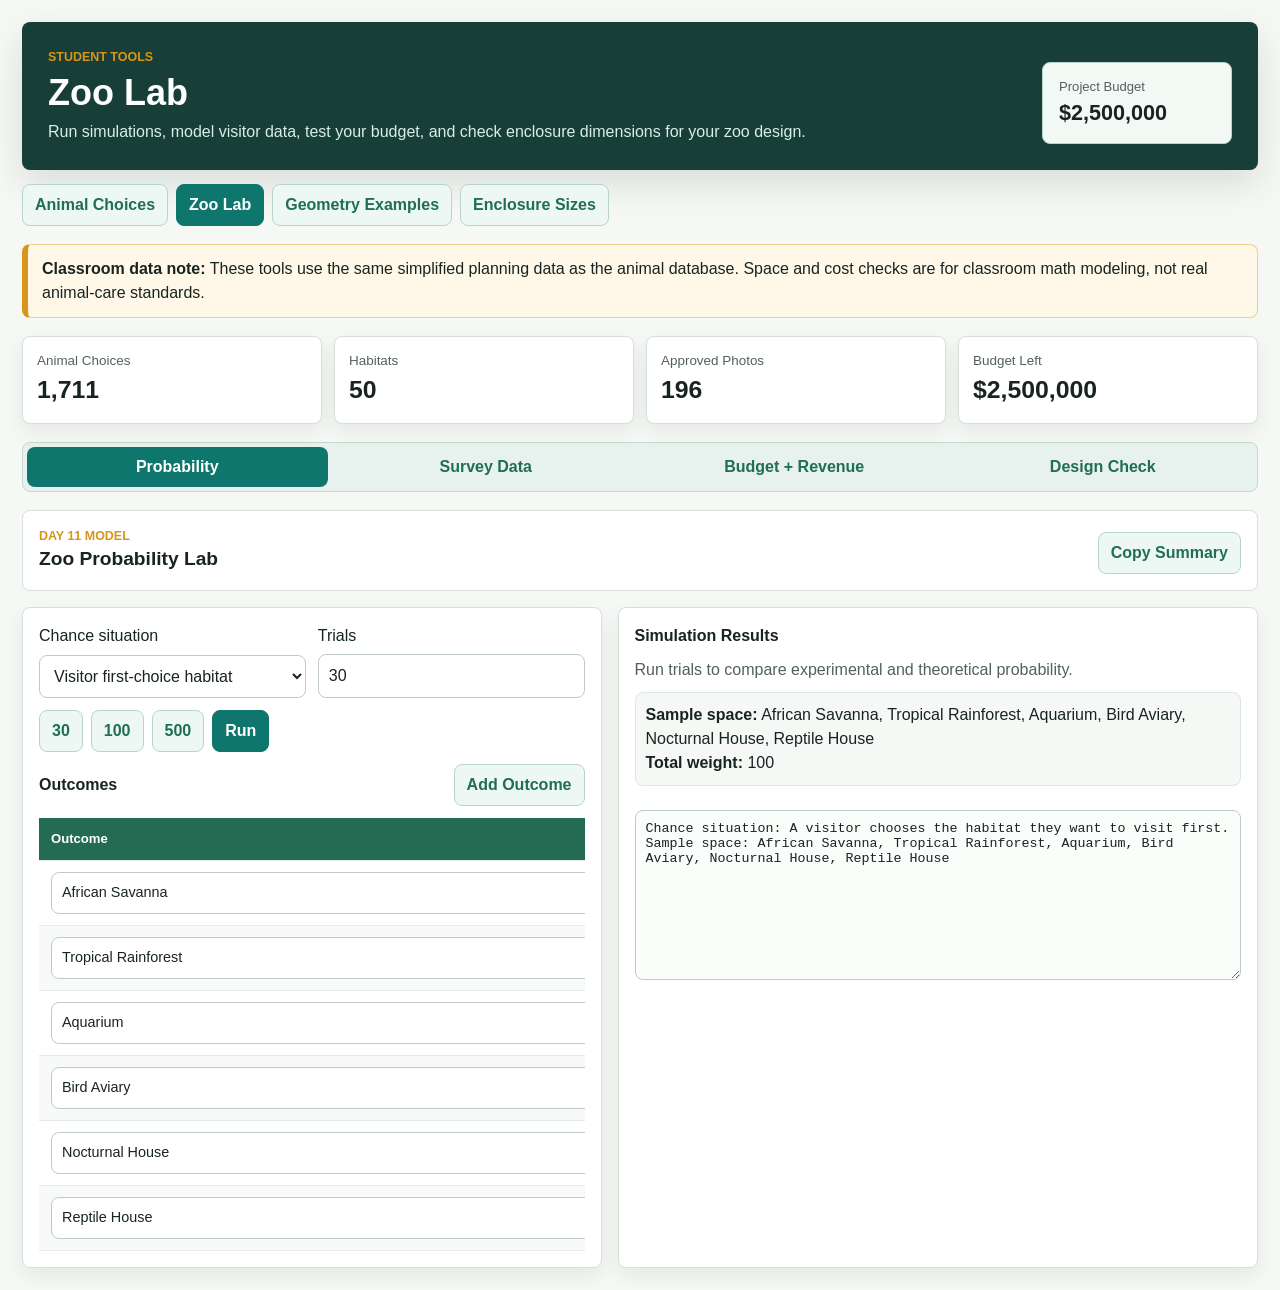
<file: tools.html>
<!doctype html>
<html lang="en">
  <head>
    <meta charset="utf-8">
    <meta name="viewport" content="width=device-width, initial-scale=1">
    <title>Zoo Lab Student Tools</title>
    <meta
      name="description"
      content="Interactive probability, survey, budget, revenue, and design-constraint tools for the Design a Zoo project."
    >
    <link rel="stylesheet" href="styles.css">
  </head>
  <body>
    <div class="app-shell student-page zoo-lab-page">
      <header class="topbar">
        <div>
          <p class="eyebrow">Student tools</p>
          <h1>Zoo Lab</h1>
          <p class="subhead">
            Run simulations, model visitor data, test your budget, and check enclosure dimensions for your zoo design.
          </p>
        </div>
        <div class="budget-badge" aria-label="Project budget">
          <span>Project Budget</span>
          <strong>$2,500,000</strong>
        </div>
      </header>

      <nav class="site-nav" aria-label="Student pages">
        <a href="index.html">Animal Choices</a>
        <a href="tools.html" class="active">Zoo Lab</a>
        <a href="geometry.html">Geometry Examples</a>
        <a href="enclosure-examples.html">Enclosure Sizes</a>
      </nav>

      <section class="notice" aria-label="Classroom data note">
        <strong>Classroom data note:</strong>
        These tools use the same simplified planning data as the animal database. Space and cost checks are for classroom math modeling, not real animal-care standards.
      </section>

      <section class="metrics lab-metrics" aria-label="Zoo Lab summary">
        <div class="metric">
          <span>Animal Choices</span>
          <strong id="labAnimalCount">0</strong>
        </div>
        <div class="metric">
          <span>Habitats</span>
          <strong id="labHabitatCount">0</strong>
        </div>
        <div class="metric">
          <span>Approved Photos</span>
          <strong id="labPhotoCount">0</strong>
        </div>
        <div class="metric">
          <span>Budget Left</span>
          <strong id="labBudgetLeft">$2,500,000</strong>
        </div>
      </section>

      <div class="lab-tabs" role="tablist" aria-label="Zoo Lab tools">
        <button class="active" id="probabilityTab" type="button" role="tab" aria-selected="true" aria-controls="probabilityPanel" data-tool-tab="probability">Probability</button>
        <button id="surveyTab" type="button" role="tab" aria-selected="false" aria-controls="surveyPanel" data-tool-tab="survey">Survey Data</button>
        <button id="budgetTab" type="button" role="tab" aria-selected="false" aria-controls="budgetPanel" data-tool-tab="budget">Budget + Revenue</button>
        <button id="constraintTab" type="button" role="tab" aria-selected="false" aria-controls="constraintPanel" data-tool-tab="constraint">Design Check</button>
      </div>

      <main class="lab-panels">
        <section class="tool-panel" id="probabilityPanel" role="tabpanel" aria-labelledby="probabilityTab">
          <div class="tool-panel-head">
            <div>
              <p class="eyebrow">Day 11 model</p>
              <h2>Zoo Probability Lab</h2>
            </div>
            <button class="ghost-button" id="copyProbabilitySummary" type="button">Copy Summary</button>
          </div>

          <div class="tool-grid two-column">
            <section class="tool-card">
              <div class="field-grid two-column">
                <div class="resource-field">
                  <label for="probabilityModel">Chance situation</label>
                  <select id="probabilityModel"></select>
                </div>
                <div class="resource-field">
                  <label for="trialCount">Trials</label>
                  <input id="trialCount" type="number" min="1" max="5000" step="1" value="30">
                </div>
              </div>

              <div class="quick-actions" aria-label="Trial shortcuts">
                <button class="ghost-button" type="button" data-trial-count="30">30</button>
                <button class="ghost-button" type="button" data-trial-count="100">100</button>
                <button class="ghost-button" type="button" data-trial-count="500">500</button>
                <button class="primary-button" id="runProbability" type="button">Run</button>
              </div>

              <div class="editable-list-head">
                <h3>Outcomes</h3>
                <button class="ghost-button" id="addOutcome" type="button">Add Outcome</button>
              </div>
              <div class="table-scroll compact-table">
                <table>
                  <thead>
                    <tr>
                      <th>Outcome</th>
                      <th>Weight</th>
                      <th><span class="sr-only">Remove</span></th>
                    </tr>
                  </thead>
                  <tbody id="outcomeRows"></tbody>
                </table>
              </div>
            </section>

            <section class="tool-card result-card" aria-live="polite">
              <h3>Simulation Results</h3>
              <p id="probabilityStatus" class="status-message">Choose a model and run trials.</p>
              <div id="sampleSpace" class="summary-box"></div>
              <div id="probabilityChart" class="chart-list"></div>
              <textarea id="probabilitySummary" class="summary-textarea" readonly aria-label="Probability summary"></textarea>
            </section>
          </div>
        </section>

        <section class="tool-panel hidden" id="surveyPanel" role="tabpanel" aria-labelledby="surveyTab">
          <div class="tool-panel-head">
            <div>
              <p class="eyebrow">Day 12 data</p>
              <h2>Visitor Survey + Data Displays</h2>
            </div>
            <button class="ghost-button" id="copySurveySummary" type="button">Copy Summary</button>
          </div>

          <div class="tool-grid two-column">
            <section class="tool-card">
              <div class="field-grid two-column">
                <div class="resource-field">
                  <label for="samplingMethod">Sampling method</label>
                  <select id="samplingMethod">
                    <option value="Convenience sample">Convenience sample</option>
                    <option value="Random sample">Random sample</option>
                    <option value="Stratified sample">Stratified sample</option>
                    <option value="Class-created sample">Class-created sample</option>
                  </select>
                </div>
                <div class="resource-field">
                  <label for="surveyLimitation">Limitation</label>
                  <input id="surveyLimitation" type="text" value="The sample may not represent every zoo visitor.">
                </div>
              </div>

              <div class="quick-actions">
                <button class="ghost-button" id="loadSampleSurvey" type="button">Load Sample</button>
                <button class="ghost-button" id="addSurveyRow" type="button">Add Category</button>
              </div>

              <div class="table-scroll compact-table">
                <table>
                  <thead>
                    <tr>
                      <th>Category</th>
                      <th>Count</th>
                      <th><span class="sr-only">Remove</span></th>
                    </tr>
                  </thead>
                  <tbody id="surveyRows"></tbody>
                </table>
              </div>
            </section>

            <section class="tool-card result-card" aria-live="polite">
              <h3>Data Display</h3>
              <div class="kpi-grid">
                <div><span>Total Responses</span><strong id="surveyTotal">0</strong></div>
                <div><span>Largest Category</span><strong id="surveyLargest">None</strong></div>
              </div>
              <div id="surveyChart" class="chart-list"></div>
              <textarea id="surveySummary" class="summary-textarea" readonly aria-label="Survey summary"></textarea>
            </section>
          </div>
        </section>

        <section class="tool-panel hidden" id="budgetPanel" role="tabpanel" aria-labelledby="budgetTab">
          <div class="tool-panel-head">
            <div>
              <p class="eyebrow">Day 13 financials</p>
              <h2>Budget + Revenue Studio</h2>
            </div>
            <button class="ghost-button" id="copyBudgetSummary" type="button">Copy Summary</button>
          </div>

          <div class="tool-grid">
            <section class="tool-card">
              <div class="field-grid three-column">
                <div class="resource-field">
                  <label for="animalSearch">Find animal</label>
                  <input id="animalSearch" type="search" placeholder="Search animal, habitat, or region">
                </div>
                <div class="resource-field">
                  <label for="budgetAdjustment">Percent event</label>
                  <select id="budgetAdjustment">
                    <option value="0">No percent event</option>
                    <option value="8">8% transport/setup fee</option>
                    <option value="10">10% emergency reserve</option>
                    <option value="-12">12% conservation grant</option>
                    <option value="-5">5% redesign savings</option>
                    <option value="custom">Custom percent</option>
                  </select>
                </div>
                <div class="resource-field">
                  <label for="customAdjustment">Custom percent</label>
                  <input id="customAdjustment" type="number" step="0.1" value="0">
                </div>
              </div>

              <div id="animalSearchResults" class="animal-search-results" aria-label="Animal search results"></div>
            </section>

            <section class="tool-card">
              <div class="kpi-grid four-column">
                <div><span>Animal Cost</span><strong id="animalCostTotal">$0</strong></div>
                <div><span>Adjusted Cost</span><strong id="adjustedCostTotal">$0</strong></div>
                <div><span>Year 1 Revenue</span><strong id="revenueTotal">$0</strong></div>
                <div><span>Budget Left</span><strong id="budgetLeft">$2,500,000</strong></div>
              </div>

              <div class="table-scroll">
                <table class="lab-data-table">
                  <thead>
                    <tr>
                      <th>Animal</th>
                      <th>Qty</th>
                      <th>Min Group</th>
                      <th>Space</th>
                      <th>Cost</th>
                      <th>SWAGG Equation</th>
                      <th>Revenue</th>
                      <th><span class="sr-only">Remove</span></th>
                    </tr>
                  </thead>
                  <tbody id="budgetRows"></tbody>
                </table>
              </div>
              <p id="budgetStatus" class="status-message"></p>
              <textarea id="budgetSummary" class="summary-textarea" readonly aria-label="Budget summary"></textarea>
            </section>
          </div>
        </section>

        <section class="tool-panel hidden" id="constraintPanel" role="tabpanel" aria-labelledby="constraintTab">
          <div class="tool-panel-head">
            <div>
              <p class="eyebrow">Design model</p>
              <h2>Enclosure Design Check</h2>
            </div>
            <button class="ghost-button" id="copyConstraintSummary" type="button">Copy Summary</button>
          </div>

          <div class="tool-grid two-column">
            <section class="tool-card">
              <div class="field-grid two-column">
                <div class="resource-field">
                  <label for="constraintAnimal">Animal</label>
                  <select id="constraintAnimal"></select>
                </div>
                <div class="resource-field">
                  <label for="constraintQuantity">Quantity</label>
                  <input id="constraintQuantity" type="number" min="1" step="1" value="1">
                </div>
                <div class="resource-field">
                  <label for="shapeType">Shape</label>
                  <select id="shapeType">
                    <option value="rectangle">Rectangle</option>
                    <option value="triangle">Triangle</option>
                    <option value="circle">Circle</option>
                  </select>
                </div>
                <div class="resource-field">
                  <label for="scaleFactor">Scale</label>
                  <select id="scaleFactor">
                    <option value="1">1 drawing unit = 1 meter</option>
                    <option value="2">1 drawing unit = 2 meters</option>
                    <option value="5">1 drawing unit = 5 meters</option>
                    <option value="10">1 drawing unit = 10 meters</option>
                  </select>
                </div>
              </div>

              <div class="field-grid three-column shape-fields" id="rectangleFields">
                <div class="resource-field">
                  <label for="rectLength">Length</label>
                  <input id="rectLength" type="number" min="0" step="0.1" value="100">
                </div>
                <div class="resource-field">
                  <label for="rectWidth">Width</label>
                  <input id="rectWidth" type="number" min="0" step="0.1" value="80">
                </div>
              </div>

              <div class="field-grid three-column shape-fields hidden" id="triangleFields">
                <div class="resource-field">
                  <label for="triBase">Base</label>
                  <input id="triBase" type="number" min="0" step="0.1" value="140">
                </div>
                <div class="resource-field">
                  <label for="triHeight">Height</label>
                  <input id="triHeight" type="number" min="0" step="0.1" value="100">
                </div>
              </div>

              <div class="field-grid three-column shape-fields hidden" id="circleFields">
                <div class="resource-field">
                  <label for="circleRadius">Radius</label>
                  <input id="circleRadius" type="number" min="0" step="0.1" value="55">
                </div>
              </div>
            </section>

            <section class="tool-card result-card" aria-live="polite">
              <h3>Design Result</h3>
              <div class="kpi-grid">
                <div><span>Required Area</span><strong id="requiredArea">0 sq m</strong></div>
                <div><span>Your Area</span><strong id="studentArea">0 sq m</strong></div>
                <div><span>Difference</span><strong id="areaDifference">0 sq m</strong></div>
              </div>
              <p id="constraintStatus" class="status-message"></p>
              <div id="constraintScale" class="scale-grid"></div>
              <textarea id="constraintSummary" class="summary-textarea" readonly aria-label="Design check summary"></textarea>
            </section>
          </div>
        </section>
      </main>
    </div>

    <script src="zoo-tools.js"></script>
  </body>
</html>
</file>
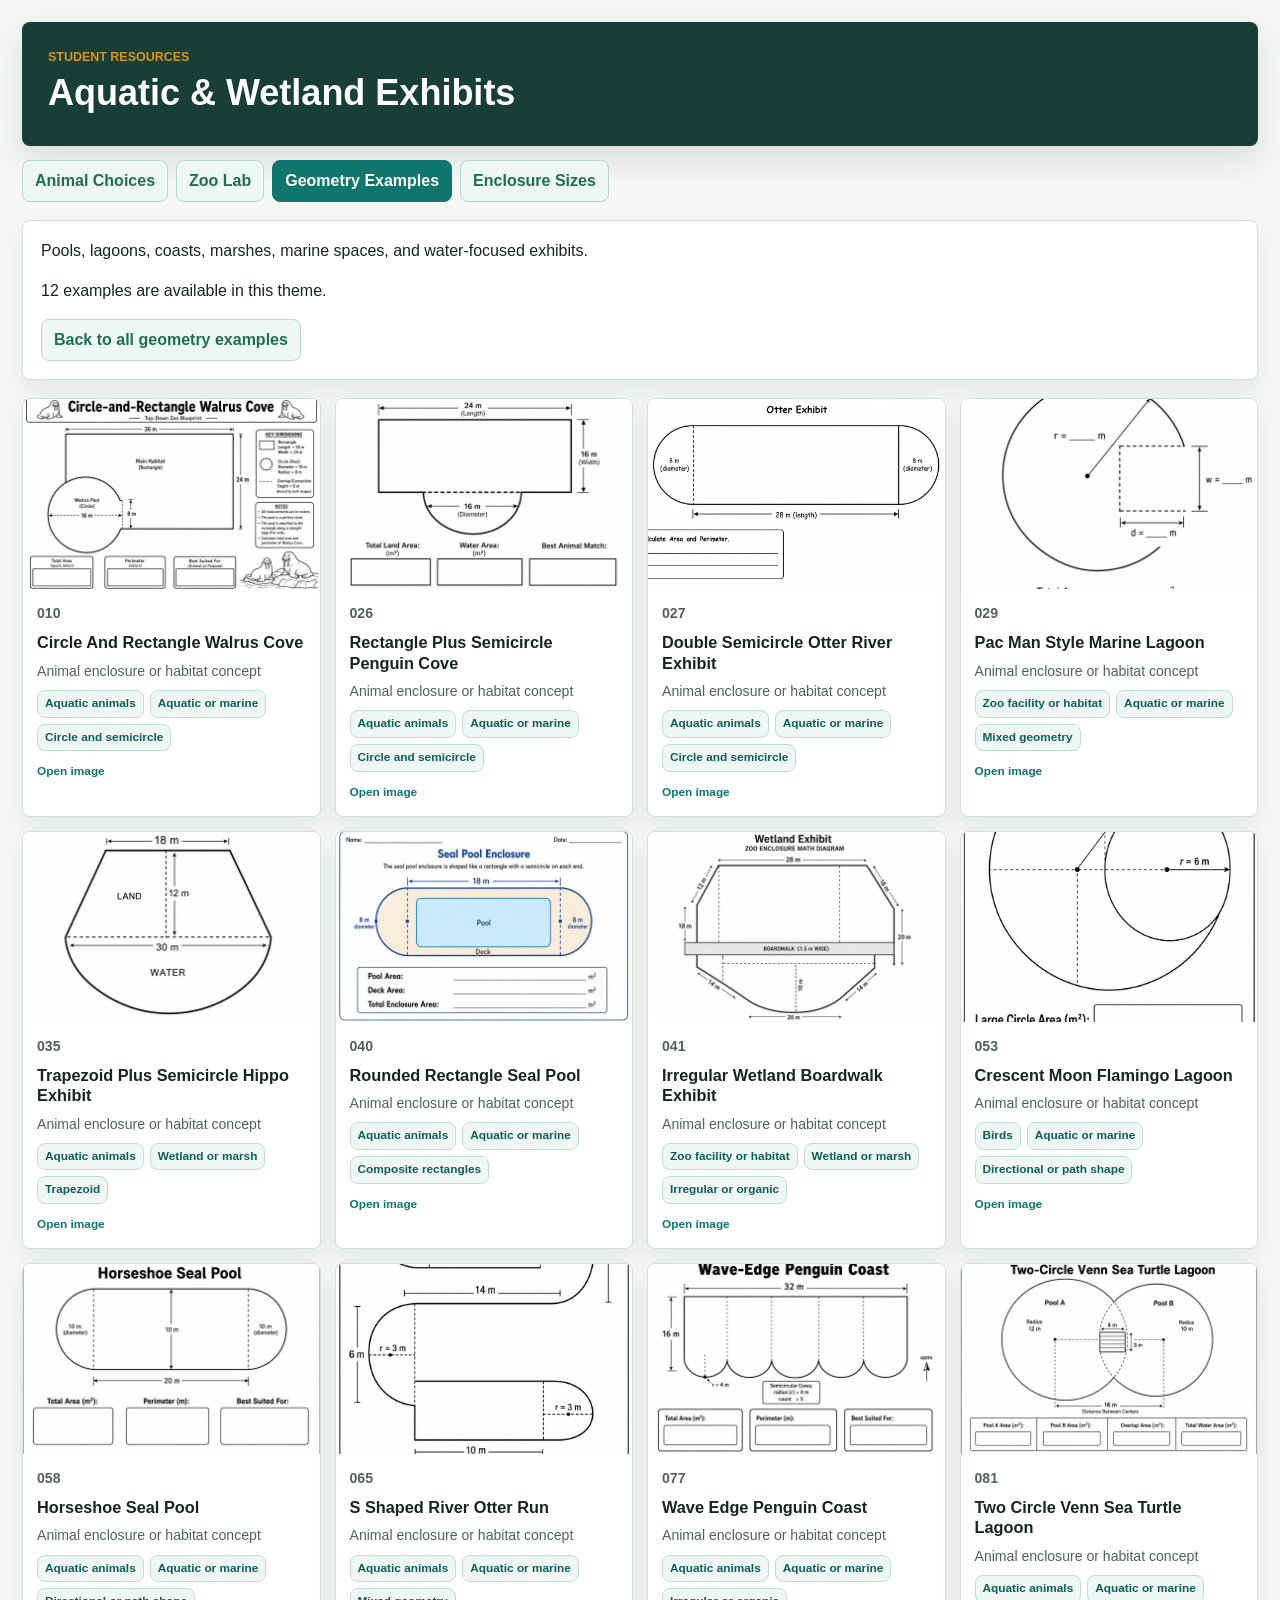
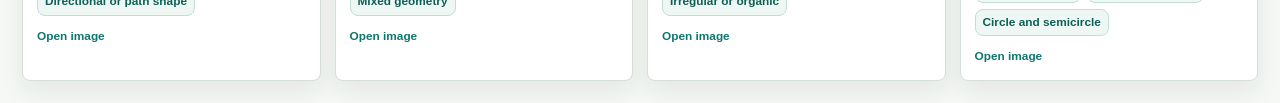
<file: geometry/aquatic-wetland-exhibits.html>
<!doctype html>
<html lang="en">
  <head>
    <meta charset="utf-8">
    <meta name="viewport" content="width=device-width, initial-scale=1">
    <title>Aquatic & Wetland Exhibits</title>
    <meta name="description" content="Student-facing Design a Zoo geometry examples.">
    <link rel="stylesheet" href="../styles.css">
  </head>
  <body>
    <div class="app-shell student-page">
      <header class="topbar">
        <div>
          <p class="eyebrow">Student resources</p>
          <h1>Aquatic & Wetland Exhibits</h1>
        </div>
      </header>

      <nav class="site-nav" aria-label="Student pages">
        <a class="" href="../index.html">Animal Choices</a>
        <a class="" href="../tools.html">Zoo Lab</a>
        <a class="active" href="../geometry.html">Geometry Examples</a>
        <a class="" href="../enclosure-examples.html">Enclosure Sizes</a>
      </nav>


          <section class="page-intro">
            <p>Pools, lagoons, coasts, marshes, marine spaces, and water-focused exhibits.</p>
            <p>12 examples are available in this theme.</p>
            <a class="ghost-button nav-button" href="../geometry.html">Back to all geometry examples</a>
          </section>
          <section class="resource-grid" aria-label="Aquatic & Wetland Exhibits examples">

      <article class="resource-card">
        <a class="resource-image-link" href="../assets/geometry/aquatic-wetland-exhibits/010_circle-and-rectangle-walrus-cove.webp" target="_blank" rel="noopener noreferrer">
          <img src="../assets/geometry/aquatic-wetland-exhibits/010_circle-and-rectangle-walrus-cove.webp" alt="Circle And Rectangle Walrus Cove geometry example" loading="lazy">
        </a>
        <div class="resource-card-body">
          <p class="eyebrow">010</p>
          <h3>Circle And Rectangle Walrus Cove</h3>
          <p>Animal enclosure or habitat concept</p>
          <div class="resource-meta">
            <span>Aquatic animals</span>
            <span>Aquatic or marine</span>
            <span>Circle and semicircle</span>
          </div>
          <a class="table-credit" href="../assets/geometry/aquatic-wetland-exhibits/010_circle-and-rectangle-walrus-cove.webp" target="_blank" rel="noopener noreferrer">Open image</a>
        </div>
      </article>


      <article class="resource-card">
        <a class="resource-image-link" href="../assets/geometry/aquatic-wetland-exhibits/026_rectangle-plus-semicircle-penguin-cove.webp" target="_blank" rel="noopener noreferrer">
          <img src="../assets/geometry/aquatic-wetland-exhibits/026_rectangle-plus-semicircle-penguin-cove.webp" alt="Rectangle Plus Semicircle Penguin Cove geometry example" loading="lazy">
        </a>
        <div class="resource-card-body">
          <p class="eyebrow">026</p>
          <h3>Rectangle Plus Semicircle Penguin Cove</h3>
          <p>Animal enclosure or habitat concept</p>
          <div class="resource-meta">
            <span>Aquatic animals</span>
            <span>Aquatic or marine</span>
            <span>Circle and semicircle</span>
          </div>
          <a class="table-credit" href="../assets/geometry/aquatic-wetland-exhibits/026_rectangle-plus-semicircle-penguin-cove.webp" target="_blank" rel="noopener noreferrer">Open image</a>
        </div>
      </article>


      <article class="resource-card">
        <a class="resource-image-link" href="../assets/geometry/aquatic-wetland-exhibits/027_double-semicircle-otter-river-exhibit.webp" target="_blank" rel="noopener noreferrer">
          <img src="../assets/geometry/aquatic-wetland-exhibits/027_double-semicircle-otter-river-exhibit.webp" alt="Double Semicircle Otter River Exhibit geometry example" loading="lazy">
        </a>
        <div class="resource-card-body">
          <p class="eyebrow">027</p>
          <h3>Double Semicircle Otter River Exhibit</h3>
          <p>Animal enclosure or habitat concept</p>
          <div class="resource-meta">
            <span>Aquatic animals</span>
            <span>Aquatic or marine</span>
            <span>Circle and semicircle</span>
          </div>
          <a class="table-credit" href="../assets/geometry/aquatic-wetland-exhibits/027_double-semicircle-otter-river-exhibit.webp" target="_blank" rel="noopener noreferrer">Open image</a>
        </div>
      </article>


      <article class="resource-card">
        <a class="resource-image-link" href="../assets/geometry/aquatic-wetland-exhibits/029_pac-man-style-marine-lagoon.webp" target="_blank" rel="noopener noreferrer">
          <img src="../assets/geometry/aquatic-wetland-exhibits/029_pac-man-style-marine-lagoon.webp" alt="Pac Man Style Marine Lagoon geometry example" loading="lazy">
        </a>
        <div class="resource-card-body">
          <p class="eyebrow">029</p>
          <h3>Pac Man Style Marine Lagoon</h3>
          <p>Animal enclosure or habitat concept</p>
          <div class="resource-meta">
            <span>Zoo facility or habitat</span>
            <span>Aquatic or marine</span>
            <span>Mixed geometry</span>
          </div>
          <a class="table-credit" href="../assets/geometry/aquatic-wetland-exhibits/029_pac-man-style-marine-lagoon.webp" target="_blank" rel="noopener noreferrer">Open image</a>
        </div>
      </article>


      <article class="resource-card">
        <a class="resource-image-link" href="../assets/geometry/aquatic-wetland-exhibits/035_trapezoid-plus-semicircle-hippo-exhibit.webp" target="_blank" rel="noopener noreferrer">
          <img src="../assets/geometry/aquatic-wetland-exhibits/035_trapezoid-plus-semicircle-hippo-exhibit.webp" alt="Trapezoid Plus Semicircle Hippo Exhibit geometry example" loading="lazy">
        </a>
        <div class="resource-card-body">
          <p class="eyebrow">035</p>
          <h3>Trapezoid Plus Semicircle Hippo Exhibit</h3>
          <p>Animal enclosure or habitat concept</p>
          <div class="resource-meta">
            <span>Aquatic animals</span>
            <span>Wetland or marsh</span>
            <span>Trapezoid</span>
          </div>
          <a class="table-credit" href="../assets/geometry/aquatic-wetland-exhibits/035_trapezoid-plus-semicircle-hippo-exhibit.webp" target="_blank" rel="noopener noreferrer">Open image</a>
        </div>
      </article>


      <article class="resource-card">
        <a class="resource-image-link" href="../assets/geometry/aquatic-wetland-exhibits/040_rounded-rectangle-seal-pool.webp" target="_blank" rel="noopener noreferrer">
          <img src="../assets/geometry/aquatic-wetland-exhibits/040_rounded-rectangle-seal-pool.webp" alt="Rounded Rectangle Seal Pool geometry example" loading="lazy">
        </a>
        <div class="resource-card-body">
          <p class="eyebrow">040</p>
          <h3>Rounded Rectangle Seal Pool</h3>
          <p>Animal enclosure or habitat concept</p>
          <div class="resource-meta">
            <span>Aquatic animals</span>
            <span>Aquatic or marine</span>
            <span>Composite rectangles</span>
          </div>
          <a class="table-credit" href="../assets/geometry/aquatic-wetland-exhibits/040_rounded-rectangle-seal-pool.webp" target="_blank" rel="noopener noreferrer">Open image</a>
        </div>
      </article>


      <article class="resource-card">
        <a class="resource-image-link" href="../assets/geometry/aquatic-wetland-exhibits/041_irregular-wetland-boardwalk-exhibit.webp" target="_blank" rel="noopener noreferrer">
          <img src="../assets/geometry/aquatic-wetland-exhibits/041_irregular-wetland-boardwalk-exhibit.webp" alt="Irregular Wetland Boardwalk Exhibit geometry example" loading="lazy">
        </a>
        <div class="resource-card-body">
          <p class="eyebrow">041</p>
          <h3>Irregular Wetland Boardwalk Exhibit</h3>
          <p>Animal enclosure or habitat concept</p>
          <div class="resource-meta">
            <span>Zoo facility or habitat</span>
            <span>Wetland or marsh</span>
            <span>Irregular or organic</span>
          </div>
          <a class="table-credit" href="../assets/geometry/aquatic-wetland-exhibits/041_irregular-wetland-boardwalk-exhibit.webp" target="_blank" rel="noopener noreferrer">Open image</a>
        </div>
      </article>


      <article class="resource-card">
        <a class="resource-image-link" href="../assets/geometry/aquatic-wetland-exhibits/053_crescent-moon-flamingo-lagoon.webp" target="_blank" rel="noopener noreferrer">
          <img src="../assets/geometry/aquatic-wetland-exhibits/053_crescent-moon-flamingo-lagoon.webp" alt="Crescent Moon Flamingo Lagoon geometry example" loading="lazy">
        </a>
        <div class="resource-card-body">
          <p class="eyebrow">053</p>
          <h3>Crescent Moon Flamingo Lagoon</h3>
          <p>Animal enclosure or habitat concept</p>
          <div class="resource-meta">
            <span>Birds</span>
            <span>Aquatic or marine</span>
            <span>Directional or path shape</span>
          </div>
          <a class="table-credit" href="../assets/geometry/aquatic-wetland-exhibits/053_crescent-moon-flamingo-lagoon.webp" target="_blank" rel="noopener noreferrer">Open image</a>
        </div>
      </article>


      <article class="resource-card">
        <a class="resource-image-link" href="../assets/geometry/aquatic-wetland-exhibits/058_horseshoe-seal-pool.webp" target="_blank" rel="noopener noreferrer">
          <img src="../assets/geometry/aquatic-wetland-exhibits/058_horseshoe-seal-pool.webp" alt="Horseshoe Seal Pool geometry example" loading="lazy">
        </a>
        <div class="resource-card-body">
          <p class="eyebrow">058</p>
          <h3>Horseshoe Seal Pool</h3>
          <p>Animal enclosure or habitat concept</p>
          <div class="resource-meta">
            <span>Aquatic animals</span>
            <span>Aquatic or marine</span>
            <span>Directional or path shape</span>
          </div>
          <a class="table-credit" href="../assets/geometry/aquatic-wetland-exhibits/058_horseshoe-seal-pool.webp" target="_blank" rel="noopener noreferrer">Open image</a>
        </div>
      </article>


      <article class="resource-card">
        <a class="resource-image-link" href="../assets/geometry/aquatic-wetland-exhibits/065_s-shaped-river-otter-run.webp" target="_blank" rel="noopener noreferrer">
          <img src="../assets/geometry/aquatic-wetland-exhibits/065_s-shaped-river-otter-run.webp" alt="S Shaped River Otter Run geometry example" loading="lazy">
        </a>
        <div class="resource-card-body">
          <p class="eyebrow">065</p>
          <h3>S Shaped River Otter Run</h3>
          <p>Animal enclosure or habitat concept</p>
          <div class="resource-meta">
            <span>Aquatic animals</span>
            <span>Aquatic or marine</span>
            <span>Mixed geometry</span>
          </div>
          <a class="table-credit" href="../assets/geometry/aquatic-wetland-exhibits/065_s-shaped-river-otter-run.webp" target="_blank" rel="noopener noreferrer">Open image</a>
        </div>
      </article>


      <article class="resource-card">
        <a class="resource-image-link" href="../assets/geometry/aquatic-wetland-exhibits/077_wave-edge-penguin-coast.webp" target="_blank" rel="noopener noreferrer">
          <img src="../assets/geometry/aquatic-wetland-exhibits/077_wave-edge-penguin-coast.webp" alt="Wave Edge Penguin Coast geometry example" loading="lazy">
        </a>
        <div class="resource-card-body">
          <p class="eyebrow">077</p>
          <h3>Wave Edge Penguin Coast</h3>
          <p>Animal enclosure or habitat concept</p>
          <div class="resource-meta">
            <span>Aquatic animals</span>
            <span>Aquatic or marine</span>
            <span>Irregular or organic</span>
          </div>
          <a class="table-credit" href="../assets/geometry/aquatic-wetland-exhibits/077_wave-edge-penguin-coast.webp" target="_blank" rel="noopener noreferrer">Open image</a>
        </div>
      </article>


      <article class="resource-card">
        <a class="resource-image-link" href="../assets/geometry/aquatic-wetland-exhibits/081_two-circle-venn-sea-turtle-lagoon.webp" target="_blank" rel="noopener noreferrer">
          <img src="../assets/geometry/aquatic-wetland-exhibits/081_two-circle-venn-sea-turtle-lagoon.webp" alt="Two Circle Venn Sea Turtle Lagoon geometry example" loading="lazy">
        </a>
        <div class="resource-card-body">
          <p class="eyebrow">081</p>
          <h3>Two Circle Venn Sea Turtle Lagoon</h3>
          <p>Animal enclosure or habitat concept</p>
          <div class="resource-meta">
            <span>Aquatic animals</span>
            <span>Aquatic or marine</span>
            <span>Circle and semicircle</span>
          </div>
          <a class="table-credit" href="../assets/geometry/aquatic-wetland-exhibits/081_two-circle-venn-sea-turtle-lagoon.webp" target="_blank" rel="noopener noreferrer">Open image</a>
        </div>
      </article>

          </section>

    </div>
  </body>
</html>
</file>
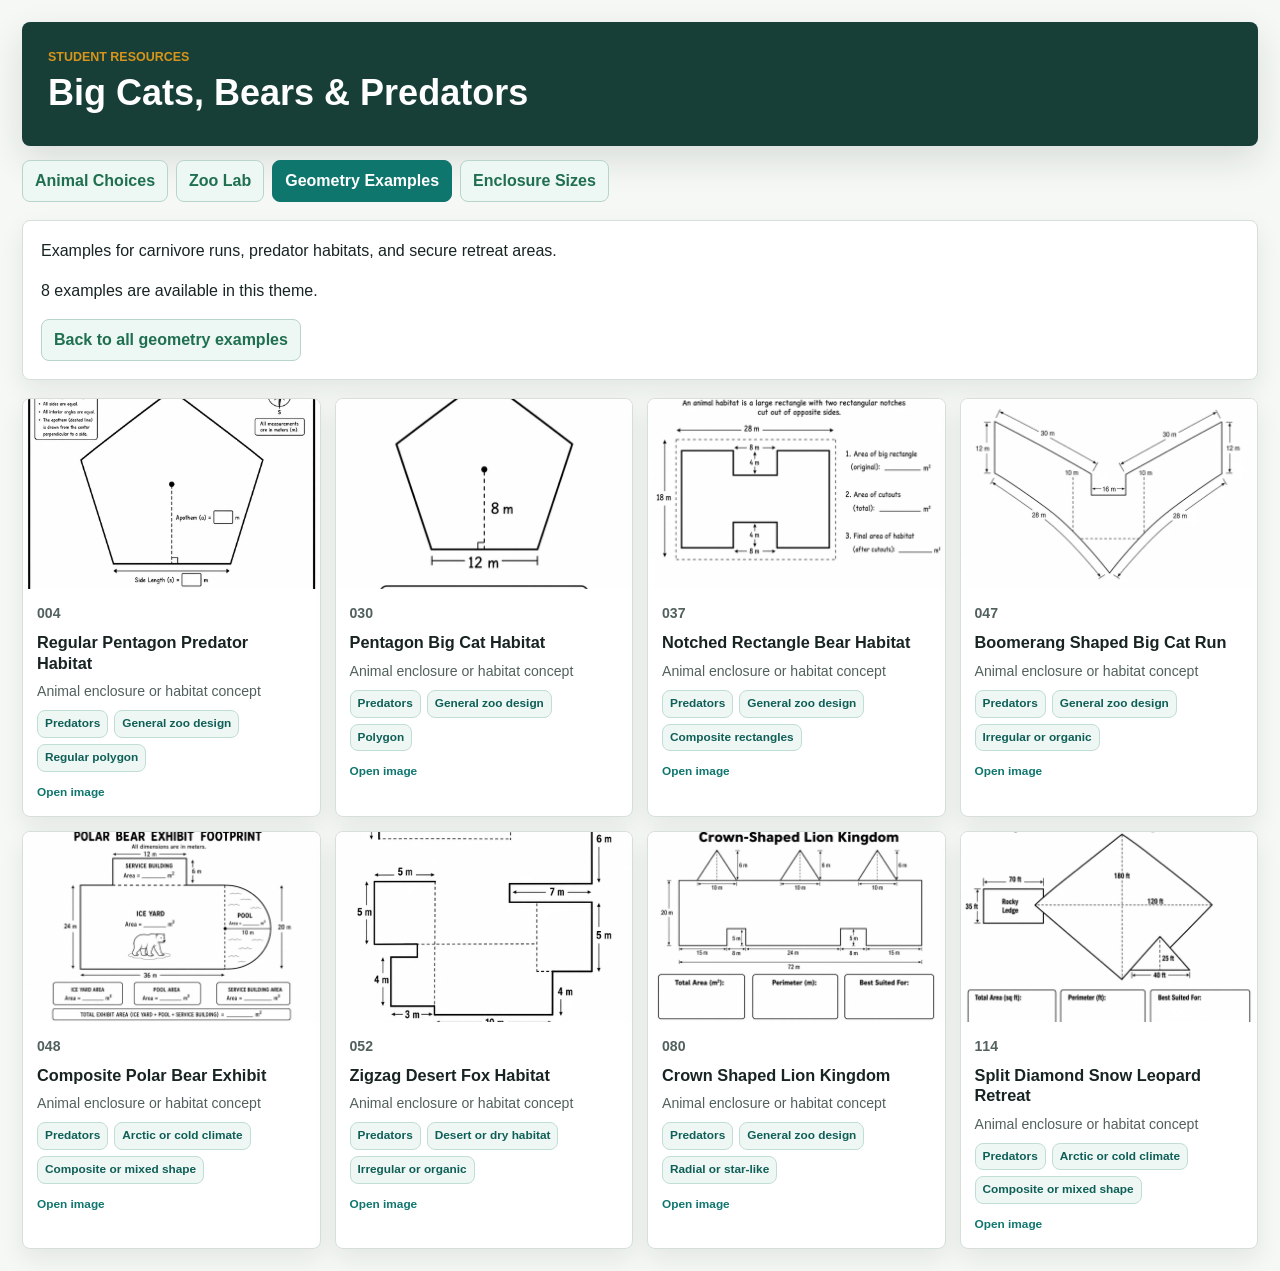
<file: geometry/big-cats-bears-predators.html>
<!doctype html>
<html lang="en">
  <head>
    <meta charset="utf-8">
    <meta name="viewport" content="width=device-width, initial-scale=1">
    <title>Big Cats, Bears & Predators</title>
    <meta name="description" content="Student-facing Design a Zoo geometry examples.">
    <link rel="stylesheet" href="../styles.css">
  </head>
  <body>
    <div class="app-shell student-page">
      <header class="topbar">
        <div>
          <p class="eyebrow">Student resources</p>
          <h1>Big Cats, Bears & Predators</h1>
        </div>
      </header>

      <nav class="site-nav" aria-label="Student pages">
        <a class="" href="../index.html">Animal Choices</a>
        <a class="" href="../tools.html">Zoo Lab</a>
        <a class="active" href="../geometry.html">Geometry Examples</a>
        <a class="" href="../enclosure-examples.html">Enclosure Sizes</a>
      </nav>


          <section class="page-intro">
            <p>Examples for carnivore runs, predator habitats, and secure retreat areas.</p>
            <p>8 examples are available in this theme.</p>
            <a class="ghost-button nav-button" href="../geometry.html">Back to all geometry examples</a>
          </section>
          <section class="resource-grid" aria-label="Big Cats, Bears & Predators examples">

      <article class="resource-card">
        <a class="resource-image-link" href="../assets/geometry/big-cats-bears-predators/004_regular-pentagon-predator-habitat.webp" target="_blank" rel="noopener noreferrer">
          <img src="../assets/geometry/big-cats-bears-predators/004_regular-pentagon-predator-habitat.webp" alt="Regular Pentagon Predator Habitat geometry example" loading="lazy">
        </a>
        <div class="resource-card-body">
          <p class="eyebrow">004</p>
          <h3>Regular Pentagon Predator Habitat</h3>
          <p>Animal enclosure or habitat concept</p>
          <div class="resource-meta">
            <span>Predators</span>
            <span>General zoo design</span>
            <span>Regular polygon</span>
          </div>
          <a class="table-credit" href="../assets/geometry/big-cats-bears-predators/004_regular-pentagon-predator-habitat.webp" target="_blank" rel="noopener noreferrer">Open image</a>
        </div>
      </article>


      <article class="resource-card">
        <a class="resource-image-link" href="../assets/geometry/big-cats-bears-predators/030_pentagon-big-cat-habitat.webp" target="_blank" rel="noopener noreferrer">
          <img src="../assets/geometry/big-cats-bears-predators/030_pentagon-big-cat-habitat.webp" alt="Pentagon Big Cat Habitat geometry example" loading="lazy">
        </a>
        <div class="resource-card-body">
          <p class="eyebrow">030</p>
          <h3>Pentagon Big Cat Habitat</h3>
          <p>Animal enclosure or habitat concept</p>
          <div class="resource-meta">
            <span>Predators</span>
            <span>General zoo design</span>
            <span>Polygon</span>
          </div>
          <a class="table-credit" href="../assets/geometry/big-cats-bears-predators/030_pentagon-big-cat-habitat.webp" target="_blank" rel="noopener noreferrer">Open image</a>
        </div>
      </article>


      <article class="resource-card">
        <a class="resource-image-link" href="../assets/geometry/big-cats-bears-predators/037_notched-rectangle-bear-habitat.webp" target="_blank" rel="noopener noreferrer">
          <img src="../assets/geometry/big-cats-bears-predators/037_notched-rectangle-bear-habitat.webp" alt="Notched Rectangle Bear Habitat geometry example" loading="lazy">
        </a>
        <div class="resource-card-body">
          <p class="eyebrow">037</p>
          <h3>Notched Rectangle Bear Habitat</h3>
          <p>Animal enclosure or habitat concept</p>
          <div class="resource-meta">
            <span>Predators</span>
            <span>General zoo design</span>
            <span>Composite rectangles</span>
          </div>
          <a class="table-credit" href="../assets/geometry/big-cats-bears-predators/037_notched-rectangle-bear-habitat.webp" target="_blank" rel="noopener noreferrer">Open image</a>
        </div>
      </article>


      <article class="resource-card">
        <a class="resource-image-link" href="../assets/geometry/big-cats-bears-predators/047_boomerang-shaped-big-cat-run.webp" target="_blank" rel="noopener noreferrer">
          <img src="../assets/geometry/big-cats-bears-predators/047_boomerang-shaped-big-cat-run.webp" alt="Boomerang Shaped Big Cat Run geometry example" loading="lazy">
        </a>
        <div class="resource-card-body">
          <p class="eyebrow">047</p>
          <h3>Boomerang Shaped Big Cat Run</h3>
          <p>Animal enclosure or habitat concept</p>
          <div class="resource-meta">
            <span>Predators</span>
            <span>General zoo design</span>
            <span>Irregular or organic</span>
          </div>
          <a class="table-credit" href="../assets/geometry/big-cats-bears-predators/047_boomerang-shaped-big-cat-run.webp" target="_blank" rel="noopener noreferrer">Open image</a>
        </div>
      </article>


      <article class="resource-card">
        <a class="resource-image-link" href="../assets/geometry/big-cats-bears-predators/048_composite-polar-bear-exhibit.webp" target="_blank" rel="noopener noreferrer">
          <img src="../assets/geometry/big-cats-bears-predators/048_composite-polar-bear-exhibit.webp" alt="Composite Polar Bear Exhibit geometry example" loading="lazy">
        </a>
        <div class="resource-card-body">
          <p class="eyebrow">048</p>
          <h3>Composite Polar Bear Exhibit</h3>
          <p>Animal enclosure or habitat concept</p>
          <div class="resource-meta">
            <span>Predators</span>
            <span>Arctic or cold climate</span>
            <span>Composite or mixed shape</span>
          </div>
          <a class="table-credit" href="../assets/geometry/big-cats-bears-predators/048_composite-polar-bear-exhibit.webp" target="_blank" rel="noopener noreferrer">Open image</a>
        </div>
      </article>


      <article class="resource-card">
        <a class="resource-image-link" href="../assets/geometry/big-cats-bears-predators/052_zigzag-desert-fox-habitat.webp" target="_blank" rel="noopener noreferrer">
          <img src="../assets/geometry/big-cats-bears-predators/052_zigzag-desert-fox-habitat.webp" alt="Zigzag Desert Fox Habitat geometry example" loading="lazy">
        </a>
        <div class="resource-card-body">
          <p class="eyebrow">052</p>
          <h3>Zigzag Desert Fox Habitat</h3>
          <p>Animal enclosure or habitat concept</p>
          <div class="resource-meta">
            <span>Predators</span>
            <span>Desert or dry habitat</span>
            <span>Irregular or organic</span>
          </div>
          <a class="table-credit" href="../assets/geometry/big-cats-bears-predators/052_zigzag-desert-fox-habitat.webp" target="_blank" rel="noopener noreferrer">Open image</a>
        </div>
      </article>


      <article class="resource-card">
        <a class="resource-image-link" href="../assets/geometry/big-cats-bears-predators/080_crown-shaped-lion-kingdom.webp" target="_blank" rel="noopener noreferrer">
          <img src="../assets/geometry/big-cats-bears-predators/080_crown-shaped-lion-kingdom.webp" alt="Crown Shaped Lion Kingdom geometry example" loading="lazy">
        </a>
        <div class="resource-card-body">
          <p class="eyebrow">080</p>
          <h3>Crown Shaped Lion Kingdom</h3>
          <p>Animal enclosure or habitat concept</p>
          <div class="resource-meta">
            <span>Predators</span>
            <span>General zoo design</span>
            <span>Radial or star-like</span>
          </div>
          <a class="table-credit" href="../assets/geometry/big-cats-bears-predators/080_crown-shaped-lion-kingdom.webp" target="_blank" rel="noopener noreferrer">Open image</a>
        </div>
      </article>


      <article class="resource-card">
        <a class="resource-image-link" href="../assets/geometry/big-cats-bears-predators/114_split-diamond-snow-leopard-retreat.webp" target="_blank" rel="noopener noreferrer">
          <img src="../assets/geometry/big-cats-bears-predators/114_split-diamond-snow-leopard-retreat.webp" alt="Split Diamond Snow Leopard Retreat geometry example" loading="lazy">
        </a>
        <div class="resource-card-body">
          <p class="eyebrow">114</p>
          <h3>Split Diamond Snow Leopard Retreat</h3>
          <p>Animal enclosure or habitat concept</p>
          <div class="resource-meta">
            <span>Predators</span>
            <span>Arctic or cold climate</span>
            <span>Composite or mixed shape</span>
          </div>
          <a class="table-credit" href="../assets/geometry/big-cats-bears-predators/114_split-diamond-snow-leopard-retreat.webp" target="_blank" rel="noopener noreferrer">Open image</a>
        </div>
      </article>

          </section>

    </div>
  </body>
</html>
</file>
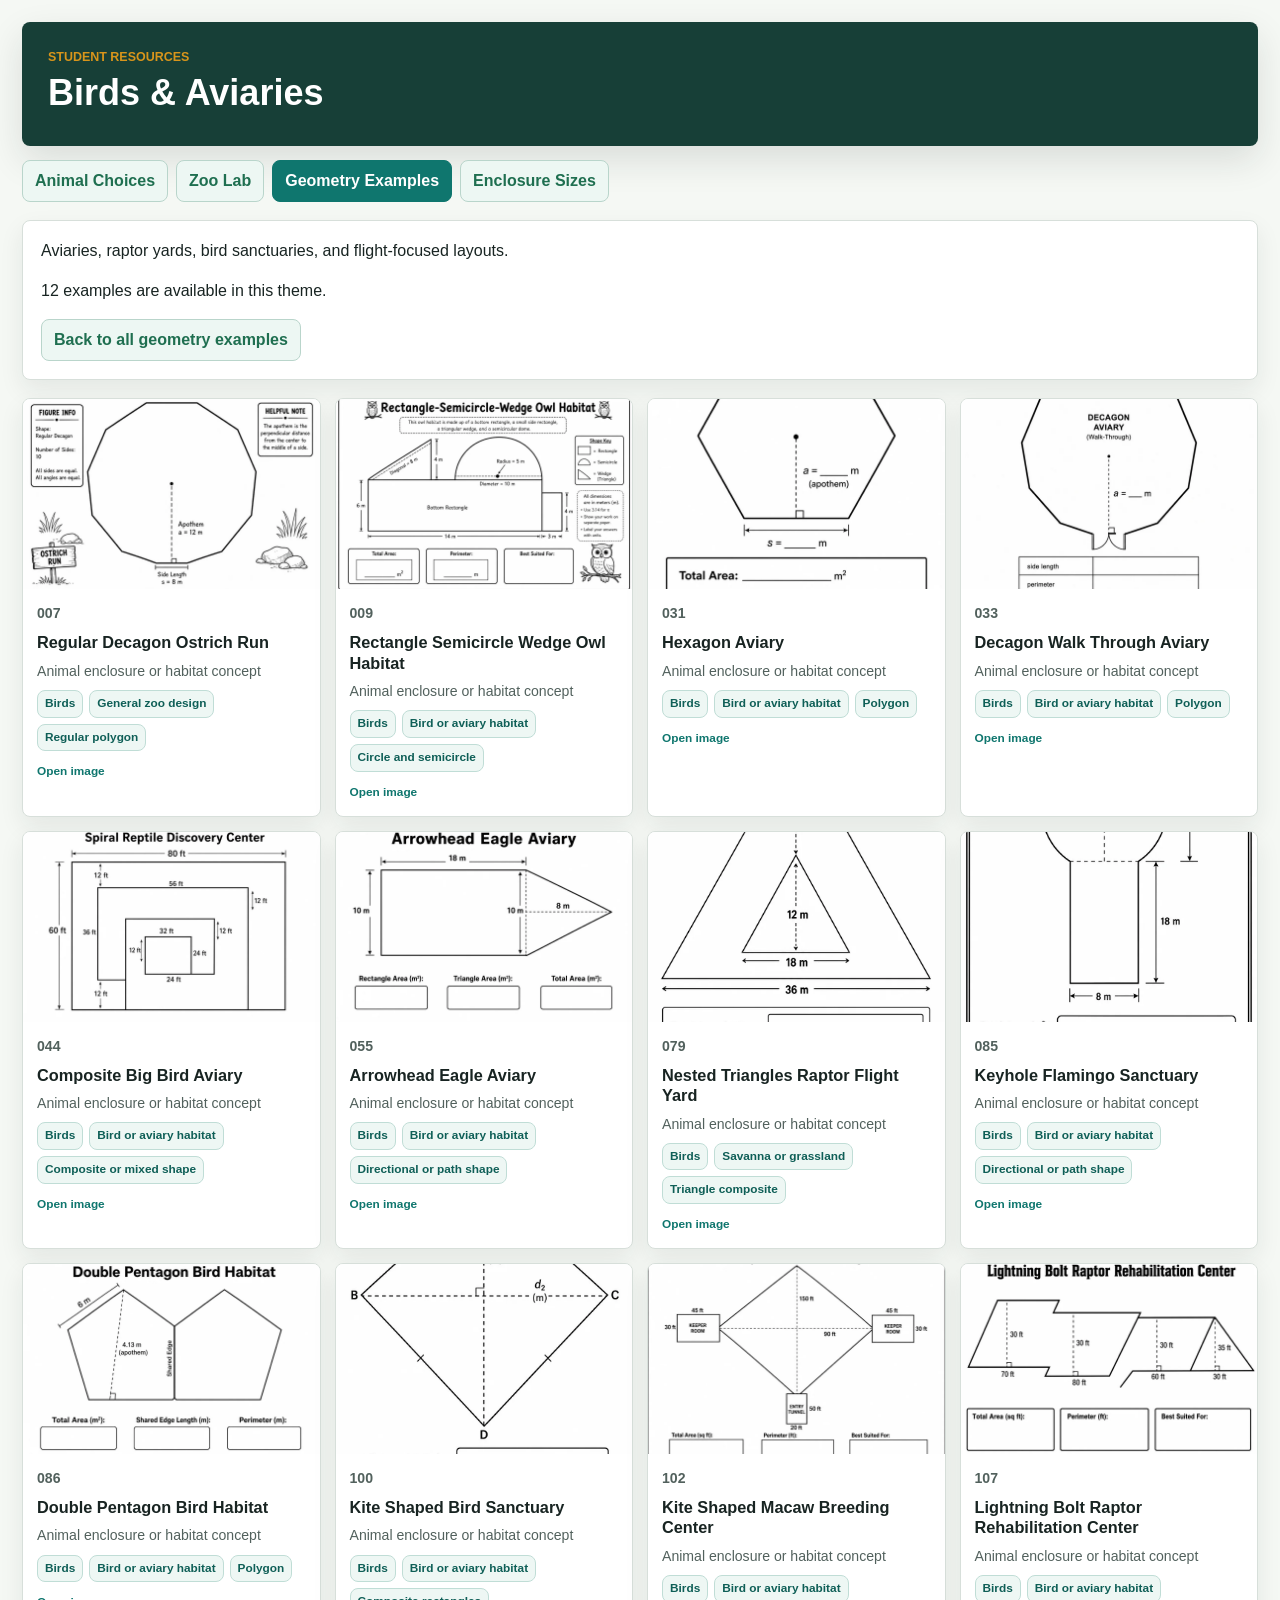
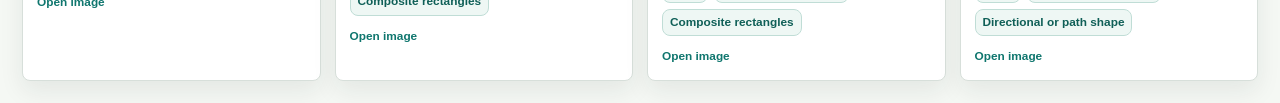
<file: geometry/birds-aviaries.html>
<!doctype html>
<html lang="en">
  <head>
    <meta charset="utf-8">
    <meta name="viewport" content="width=device-width, initial-scale=1">
    <title>Birds & Aviaries</title>
    <meta name="description" content="Student-facing Design a Zoo geometry examples.">
    <link rel="stylesheet" href="../styles.css">
  </head>
  <body>
    <div class="app-shell student-page">
      <header class="topbar">
        <div>
          <p class="eyebrow">Student resources</p>
          <h1>Birds & Aviaries</h1>
        </div>
      </header>

      <nav class="site-nav" aria-label="Student pages">
        <a class="" href="../index.html">Animal Choices</a>
        <a class="" href="../tools.html">Zoo Lab</a>
        <a class="active" href="../geometry.html">Geometry Examples</a>
        <a class="" href="../enclosure-examples.html">Enclosure Sizes</a>
      </nav>


          <section class="page-intro">
            <p>Aviaries, raptor yards, bird sanctuaries, and flight-focused layouts.</p>
            <p>12 examples are available in this theme.</p>
            <a class="ghost-button nav-button" href="../geometry.html">Back to all geometry examples</a>
          </section>
          <section class="resource-grid" aria-label="Birds & Aviaries examples">

      <article class="resource-card">
        <a class="resource-image-link" href="../assets/geometry/birds-aviaries/007_regular-decagon-ostrich-run.webp" target="_blank" rel="noopener noreferrer">
          <img src="../assets/geometry/birds-aviaries/007_regular-decagon-ostrich-run.webp" alt="Regular Decagon Ostrich Run geometry example" loading="lazy">
        </a>
        <div class="resource-card-body">
          <p class="eyebrow">007</p>
          <h3>Regular Decagon Ostrich Run</h3>
          <p>Animal enclosure or habitat concept</p>
          <div class="resource-meta">
            <span>Birds</span>
            <span>General zoo design</span>
            <span>Regular polygon</span>
          </div>
          <a class="table-credit" href="../assets/geometry/birds-aviaries/007_regular-decagon-ostrich-run.webp" target="_blank" rel="noopener noreferrer">Open image</a>
        </div>
      </article>


      <article class="resource-card">
        <a class="resource-image-link" href="../assets/geometry/birds-aviaries/009_rectangle-semicircle-wedge-owl-habitat.webp" target="_blank" rel="noopener noreferrer">
          <img src="../assets/geometry/birds-aviaries/009_rectangle-semicircle-wedge-owl-habitat.webp" alt="Rectangle Semicircle Wedge Owl Habitat geometry example" loading="lazy">
        </a>
        <div class="resource-card-body">
          <p class="eyebrow">009</p>
          <h3>Rectangle Semicircle Wedge Owl Habitat</h3>
          <p>Animal enclosure or habitat concept</p>
          <div class="resource-meta">
            <span>Birds</span>
            <span>Bird or aviary habitat</span>
            <span>Circle and semicircle</span>
          </div>
          <a class="table-credit" href="../assets/geometry/birds-aviaries/009_rectangle-semicircle-wedge-owl-habitat.webp" target="_blank" rel="noopener noreferrer">Open image</a>
        </div>
      </article>


      <article class="resource-card">
        <a class="resource-image-link" href="../assets/geometry/birds-aviaries/031_hexagon-aviary.webp" target="_blank" rel="noopener noreferrer">
          <img src="../assets/geometry/birds-aviaries/031_hexagon-aviary.webp" alt="Hexagon Aviary geometry example" loading="lazy">
        </a>
        <div class="resource-card-body">
          <p class="eyebrow">031</p>
          <h3>Hexagon Aviary</h3>
          <p>Animal enclosure or habitat concept</p>
          <div class="resource-meta">
            <span>Birds</span>
            <span>Bird or aviary habitat</span>
            <span>Polygon</span>
          </div>
          <a class="table-credit" href="../assets/geometry/birds-aviaries/031_hexagon-aviary.webp" target="_blank" rel="noopener noreferrer">Open image</a>
        </div>
      </article>


      <article class="resource-card">
        <a class="resource-image-link" href="../assets/geometry/birds-aviaries/033_decagon-walk-through-aviary.webp" target="_blank" rel="noopener noreferrer">
          <img src="../assets/geometry/birds-aviaries/033_decagon-walk-through-aviary.webp" alt="Decagon Walk Through Aviary geometry example" loading="lazy">
        </a>
        <div class="resource-card-body">
          <p class="eyebrow">033</p>
          <h3>Decagon Walk Through Aviary</h3>
          <p>Animal enclosure or habitat concept</p>
          <div class="resource-meta">
            <span>Birds</span>
            <span>Bird or aviary habitat</span>
            <span>Polygon</span>
          </div>
          <a class="table-credit" href="../assets/geometry/birds-aviaries/033_decagon-walk-through-aviary.webp" target="_blank" rel="noopener noreferrer">Open image</a>
        </div>
      </article>


      <article class="resource-card">
        <a class="resource-image-link" href="../assets/geometry/birds-aviaries/044_composite-big-bird-aviary.webp" target="_blank" rel="noopener noreferrer">
          <img src="../assets/geometry/birds-aviaries/044_composite-big-bird-aviary.webp" alt="Composite Big Bird Aviary geometry example" loading="lazy">
        </a>
        <div class="resource-card-body">
          <p class="eyebrow">044</p>
          <h3>Composite Big Bird Aviary</h3>
          <p>Animal enclosure or habitat concept</p>
          <div class="resource-meta">
            <span>Birds</span>
            <span>Bird or aviary habitat</span>
            <span>Composite or mixed shape</span>
          </div>
          <a class="table-credit" href="../assets/geometry/birds-aviaries/044_composite-big-bird-aviary.webp" target="_blank" rel="noopener noreferrer">Open image</a>
        </div>
      </article>


      <article class="resource-card">
        <a class="resource-image-link" href="../assets/geometry/birds-aviaries/055_arrowhead-eagle-aviary.webp" target="_blank" rel="noopener noreferrer">
          <img src="../assets/geometry/birds-aviaries/055_arrowhead-eagle-aviary.webp" alt="Arrowhead Eagle Aviary geometry example" loading="lazy">
        </a>
        <div class="resource-card-body">
          <p class="eyebrow">055</p>
          <h3>Arrowhead Eagle Aviary</h3>
          <p>Animal enclosure or habitat concept</p>
          <div class="resource-meta">
            <span>Birds</span>
            <span>Bird or aviary habitat</span>
            <span>Directional or path shape</span>
          </div>
          <a class="table-credit" href="../assets/geometry/birds-aviaries/055_arrowhead-eagle-aviary.webp" target="_blank" rel="noopener noreferrer">Open image</a>
        </div>
      </article>


      <article class="resource-card">
        <a class="resource-image-link" href="../assets/geometry/birds-aviaries/079_nested-triangles-raptor-flight-yard.webp" target="_blank" rel="noopener noreferrer">
          <img src="../assets/geometry/birds-aviaries/079_nested-triangles-raptor-flight-yard.webp" alt="Nested Triangles Raptor Flight Yard geometry example" loading="lazy">
        </a>
        <div class="resource-card-body">
          <p class="eyebrow">079</p>
          <h3>Nested Triangles Raptor Flight Yard</h3>
          <p>Animal enclosure or habitat concept</p>
          <div class="resource-meta">
            <span>Birds</span>
            <span>Savanna or grassland</span>
            <span>Triangle composite</span>
          </div>
          <a class="table-credit" href="../assets/geometry/birds-aviaries/079_nested-triangles-raptor-flight-yard.webp" target="_blank" rel="noopener noreferrer">Open image</a>
        </div>
      </article>


      <article class="resource-card">
        <a class="resource-image-link" href="../assets/geometry/birds-aviaries/085_keyhole-flamingo-sanctuary.webp" target="_blank" rel="noopener noreferrer">
          <img src="../assets/geometry/birds-aviaries/085_keyhole-flamingo-sanctuary.webp" alt="Keyhole Flamingo Sanctuary geometry example" loading="lazy">
        </a>
        <div class="resource-card-body">
          <p class="eyebrow">085</p>
          <h3>Keyhole Flamingo Sanctuary</h3>
          <p>Animal enclosure or habitat concept</p>
          <div class="resource-meta">
            <span>Birds</span>
            <span>Bird or aviary habitat</span>
            <span>Directional or path shape</span>
          </div>
          <a class="table-credit" href="../assets/geometry/birds-aviaries/085_keyhole-flamingo-sanctuary.webp" target="_blank" rel="noopener noreferrer">Open image</a>
        </div>
      </article>


      <article class="resource-card">
        <a class="resource-image-link" href="../assets/geometry/birds-aviaries/086_double-pentagon-bird-habitat.webp" target="_blank" rel="noopener noreferrer">
          <img src="../assets/geometry/birds-aviaries/086_double-pentagon-bird-habitat.webp" alt="Double Pentagon Bird Habitat geometry example" loading="lazy">
        </a>
        <div class="resource-card-body">
          <p class="eyebrow">086</p>
          <h3>Double Pentagon Bird Habitat</h3>
          <p>Animal enclosure or habitat concept</p>
          <div class="resource-meta">
            <span>Birds</span>
            <span>Bird or aviary habitat</span>
            <span>Polygon</span>
          </div>
          <a class="table-credit" href="../assets/geometry/birds-aviaries/086_double-pentagon-bird-habitat.webp" target="_blank" rel="noopener noreferrer">Open image</a>
        </div>
      </article>


      <article class="resource-card">
        <a class="resource-image-link" href="../assets/geometry/birds-aviaries/100_kite-shaped-bird-sanctuary.webp" target="_blank" rel="noopener noreferrer">
          <img src="../assets/geometry/birds-aviaries/100_kite-shaped-bird-sanctuary.webp" alt="Kite Shaped Bird Sanctuary geometry example" loading="lazy">
        </a>
        <div class="resource-card-body">
          <p class="eyebrow">100</p>
          <h3>Kite Shaped Bird Sanctuary</h3>
          <p>Animal enclosure or habitat concept</p>
          <div class="resource-meta">
            <span>Birds</span>
            <span>Bird or aviary habitat</span>
            <span>Composite rectangles</span>
          </div>
          <a class="table-credit" href="../assets/geometry/birds-aviaries/100_kite-shaped-bird-sanctuary.webp" target="_blank" rel="noopener noreferrer">Open image</a>
        </div>
      </article>


      <article class="resource-card">
        <a class="resource-image-link" href="../assets/geometry/birds-aviaries/102_kite-shaped-macaw-breeding-center.webp" target="_blank" rel="noopener noreferrer">
          <img src="../assets/geometry/birds-aviaries/102_kite-shaped-macaw-breeding-center.webp" alt="Kite Shaped Macaw Breeding Center geometry example" loading="lazy">
        </a>
        <div class="resource-card-body">
          <p class="eyebrow">102</p>
          <h3>Kite Shaped Macaw Breeding Center</h3>
          <p>Animal enclosure or habitat concept</p>
          <div class="resource-meta">
            <span>Birds</span>
            <span>Bird or aviary habitat</span>
            <span>Composite rectangles</span>
          </div>
          <a class="table-credit" href="../assets/geometry/birds-aviaries/102_kite-shaped-macaw-breeding-center.webp" target="_blank" rel="noopener noreferrer">Open image</a>
        </div>
      </article>


      <article class="resource-card">
        <a class="resource-image-link" href="../assets/geometry/birds-aviaries/107_lightning-bolt-raptor-rehabilitation-center.webp" target="_blank" rel="noopener noreferrer">
          <img src="../assets/geometry/birds-aviaries/107_lightning-bolt-raptor-rehabilitation-center.webp" alt="Lightning Bolt Raptor Rehabilitation Center geometry example" loading="lazy">
        </a>
        <div class="resource-card-body">
          <p class="eyebrow">107</p>
          <h3>Lightning Bolt Raptor Rehabilitation Center</h3>
          <p>Animal enclosure or habitat concept</p>
          <div class="resource-meta">
            <span>Birds</span>
            <span>Bird or aviary habitat</span>
            <span>Directional or path shape</span>
          </div>
          <a class="table-credit" href="../assets/geometry/birds-aviaries/107_lightning-bolt-raptor-rehabilitation-center.webp" target="_blank" rel="noopener noreferrer">Open image</a>
        </div>
      </article>

          </section>

    </div>
  </body>
</html>
</file>
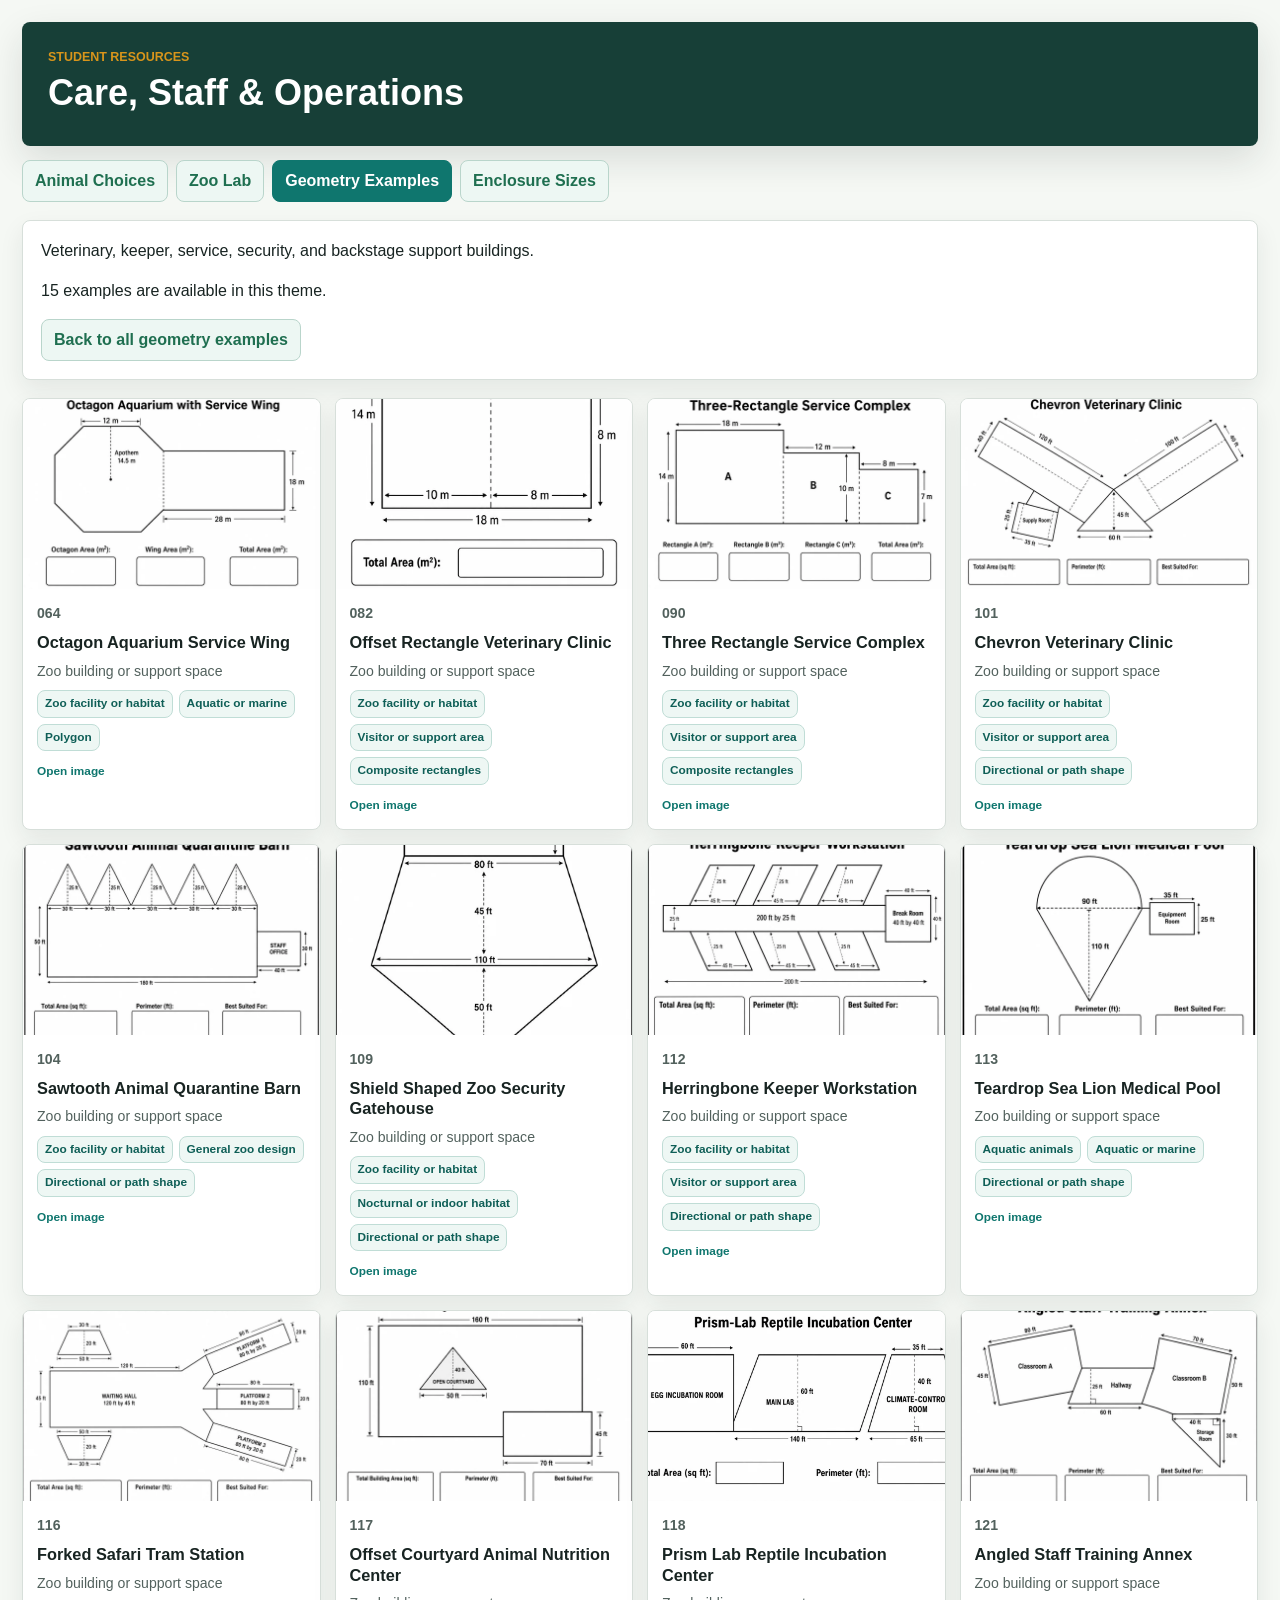
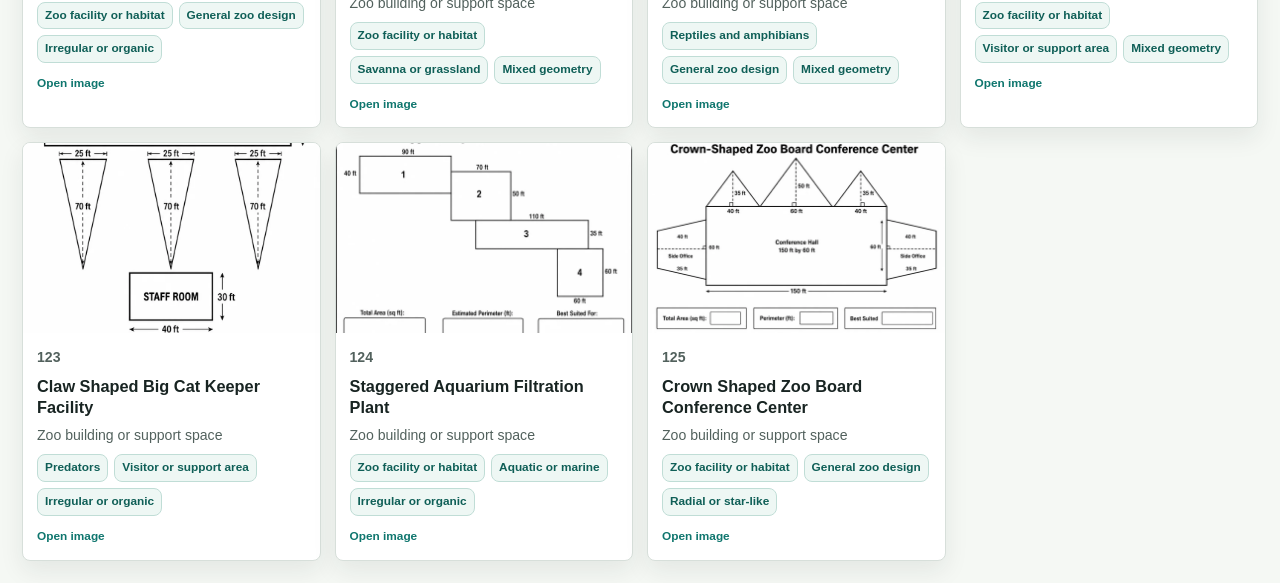
<file: geometry/care-staff-operations.html>
<!doctype html>
<html lang="en">
  <head>
    <meta charset="utf-8">
    <meta name="viewport" content="width=device-width, initial-scale=1">
    <title>Care, Staff & Operations</title>
    <meta name="description" content="Student-facing Design a Zoo geometry examples.">
    <link rel="stylesheet" href="../styles.css">
  </head>
  <body>
    <div class="app-shell student-page">
      <header class="topbar">
        <div>
          <p class="eyebrow">Student resources</p>
          <h1>Care, Staff & Operations</h1>
        </div>
      </header>

      <nav class="site-nav" aria-label="Student pages">
        <a class="" href="../index.html">Animal Choices</a>
        <a class="" href="../tools.html">Zoo Lab</a>
        <a class="active" href="../geometry.html">Geometry Examples</a>
        <a class="" href="../enclosure-examples.html">Enclosure Sizes</a>
      </nav>


          <section class="page-intro">
            <p>Veterinary, keeper, service, security, and backstage support buildings.</p>
            <p>15 examples are available in this theme.</p>
            <a class="ghost-button nav-button" href="../geometry.html">Back to all geometry examples</a>
          </section>
          <section class="resource-grid" aria-label="Care, Staff & Operations examples">

      <article class="resource-card">
        <a class="resource-image-link" href="../assets/geometry/care-staff-operations/064_octagon-aquarium-service-wing.webp" target="_blank" rel="noopener noreferrer">
          <img src="../assets/geometry/care-staff-operations/064_octagon-aquarium-service-wing.webp" alt="Octagon Aquarium Service Wing geometry example" loading="lazy">
        </a>
        <div class="resource-card-body">
          <p class="eyebrow">064</p>
          <h3>Octagon Aquarium Service Wing</h3>
          <p>Zoo building or support space</p>
          <div class="resource-meta">
            <span>Zoo facility or habitat</span>
            <span>Aquatic or marine</span>
            <span>Polygon</span>
          </div>
          <a class="table-credit" href="../assets/geometry/care-staff-operations/064_octagon-aquarium-service-wing.webp" target="_blank" rel="noopener noreferrer">Open image</a>
        </div>
      </article>


      <article class="resource-card">
        <a class="resource-image-link" href="../assets/geometry/care-staff-operations/082_offset-rectangle-veterinary-clinic.webp" target="_blank" rel="noopener noreferrer">
          <img src="../assets/geometry/care-staff-operations/082_offset-rectangle-veterinary-clinic.webp" alt="Offset Rectangle Veterinary Clinic geometry example" loading="lazy">
        </a>
        <div class="resource-card-body">
          <p class="eyebrow">082</p>
          <h3>Offset Rectangle Veterinary Clinic</h3>
          <p>Zoo building or support space</p>
          <div class="resource-meta">
            <span>Zoo facility or habitat</span>
            <span>Visitor or support area</span>
            <span>Composite rectangles</span>
          </div>
          <a class="table-credit" href="../assets/geometry/care-staff-operations/082_offset-rectangle-veterinary-clinic.webp" target="_blank" rel="noopener noreferrer">Open image</a>
        </div>
      </article>


      <article class="resource-card">
        <a class="resource-image-link" href="../assets/geometry/care-staff-operations/090_three-rectangle-service-complex.webp" target="_blank" rel="noopener noreferrer">
          <img src="../assets/geometry/care-staff-operations/090_three-rectangle-service-complex.webp" alt="Three Rectangle Service Complex geometry example" loading="lazy">
        </a>
        <div class="resource-card-body">
          <p class="eyebrow">090</p>
          <h3>Three Rectangle Service Complex</h3>
          <p>Zoo building or support space</p>
          <div class="resource-meta">
            <span>Zoo facility or habitat</span>
            <span>Visitor or support area</span>
            <span>Composite rectangles</span>
          </div>
          <a class="table-credit" href="../assets/geometry/care-staff-operations/090_three-rectangle-service-complex.webp" target="_blank" rel="noopener noreferrer">Open image</a>
        </div>
      </article>


      <article class="resource-card">
        <a class="resource-image-link" href="../assets/geometry/care-staff-operations/101_chevron-veterinary-clinic.webp" target="_blank" rel="noopener noreferrer">
          <img src="../assets/geometry/care-staff-operations/101_chevron-veterinary-clinic.webp" alt="Chevron Veterinary Clinic geometry example" loading="lazy">
        </a>
        <div class="resource-card-body">
          <p class="eyebrow">101</p>
          <h3>Chevron Veterinary Clinic</h3>
          <p>Zoo building or support space</p>
          <div class="resource-meta">
            <span>Zoo facility or habitat</span>
            <span>Visitor or support area</span>
            <span>Directional or path shape</span>
          </div>
          <a class="table-credit" href="../assets/geometry/care-staff-operations/101_chevron-veterinary-clinic.webp" target="_blank" rel="noopener noreferrer">Open image</a>
        </div>
      </article>


      <article class="resource-card">
        <a class="resource-image-link" href="../assets/geometry/care-staff-operations/104_sawtooth-animal-quarantine-barn.webp" target="_blank" rel="noopener noreferrer">
          <img src="../assets/geometry/care-staff-operations/104_sawtooth-animal-quarantine-barn.webp" alt="Sawtooth Animal Quarantine Barn geometry example" loading="lazy">
        </a>
        <div class="resource-card-body">
          <p class="eyebrow">104</p>
          <h3>Sawtooth Animal Quarantine Barn</h3>
          <p>Zoo building or support space</p>
          <div class="resource-meta">
            <span>Zoo facility or habitat</span>
            <span>General zoo design</span>
            <span>Directional or path shape</span>
          </div>
          <a class="table-credit" href="../assets/geometry/care-staff-operations/104_sawtooth-animal-quarantine-barn.webp" target="_blank" rel="noopener noreferrer">Open image</a>
        </div>
      </article>


      <article class="resource-card">
        <a class="resource-image-link" href="../assets/geometry/care-staff-operations/109_shield-shaped-zoo-security-gatehouse.webp" target="_blank" rel="noopener noreferrer">
          <img src="../assets/geometry/care-staff-operations/109_shield-shaped-zoo-security-gatehouse.webp" alt="Shield Shaped Zoo Security Gatehouse geometry example" loading="lazy">
        </a>
        <div class="resource-card-body">
          <p class="eyebrow">109</p>
          <h3>Shield Shaped Zoo Security Gatehouse</h3>
          <p>Zoo building or support space</p>
          <div class="resource-meta">
            <span>Zoo facility or habitat</span>
            <span>Nocturnal or indoor habitat</span>
            <span>Directional or path shape</span>
          </div>
          <a class="table-credit" href="../assets/geometry/care-staff-operations/109_shield-shaped-zoo-security-gatehouse.webp" target="_blank" rel="noopener noreferrer">Open image</a>
        </div>
      </article>


      <article class="resource-card">
        <a class="resource-image-link" href="../assets/geometry/care-staff-operations/112_herringbone-keeper-workstation.webp" target="_blank" rel="noopener noreferrer">
          <img src="../assets/geometry/care-staff-operations/112_herringbone-keeper-workstation.webp" alt="Herringbone Keeper Workstation geometry example" loading="lazy">
        </a>
        <div class="resource-card-body">
          <p class="eyebrow">112</p>
          <h3>Herringbone Keeper Workstation</h3>
          <p>Zoo building or support space</p>
          <div class="resource-meta">
            <span>Zoo facility or habitat</span>
            <span>Visitor or support area</span>
            <span>Directional or path shape</span>
          </div>
          <a class="table-credit" href="../assets/geometry/care-staff-operations/112_herringbone-keeper-workstation.webp" target="_blank" rel="noopener noreferrer">Open image</a>
        </div>
      </article>


      <article class="resource-card">
        <a class="resource-image-link" href="../assets/geometry/care-staff-operations/113_teardrop-sea-lion-medical-pool.webp" target="_blank" rel="noopener noreferrer">
          <img src="../assets/geometry/care-staff-operations/113_teardrop-sea-lion-medical-pool.webp" alt="Teardrop Sea Lion Medical Pool geometry example" loading="lazy">
        </a>
        <div class="resource-card-body">
          <p class="eyebrow">113</p>
          <h3>Teardrop Sea Lion Medical Pool</h3>
          <p>Zoo building or support space</p>
          <div class="resource-meta">
            <span>Aquatic animals</span>
            <span>Aquatic or marine</span>
            <span>Directional or path shape</span>
          </div>
          <a class="table-credit" href="../assets/geometry/care-staff-operations/113_teardrop-sea-lion-medical-pool.webp" target="_blank" rel="noopener noreferrer">Open image</a>
        </div>
      </article>


      <article class="resource-card">
        <a class="resource-image-link" href="../assets/geometry/care-staff-operations/116_forked-safari-tram-station.webp" target="_blank" rel="noopener noreferrer">
          <img src="../assets/geometry/care-staff-operations/116_forked-safari-tram-station.webp" alt="Forked Safari Tram Station geometry example" loading="lazy">
        </a>
        <div class="resource-card-body">
          <p class="eyebrow">116</p>
          <h3>Forked Safari Tram Station</h3>
          <p>Zoo building or support space</p>
          <div class="resource-meta">
            <span>Zoo facility or habitat</span>
            <span>General zoo design</span>
            <span>Irregular or organic</span>
          </div>
          <a class="table-credit" href="../assets/geometry/care-staff-operations/116_forked-safari-tram-station.webp" target="_blank" rel="noopener noreferrer">Open image</a>
        </div>
      </article>


      <article class="resource-card">
        <a class="resource-image-link" href="../assets/geometry/care-staff-operations/117_offset-courtyard-animal-nutrition-center.webp" target="_blank" rel="noopener noreferrer">
          <img src="../assets/geometry/care-staff-operations/117_offset-courtyard-animal-nutrition-center.webp" alt="Offset Courtyard Animal Nutrition Center geometry example" loading="lazy">
        </a>
        <div class="resource-card-body">
          <p class="eyebrow">117</p>
          <h3>Offset Courtyard Animal Nutrition Center</h3>
          <p>Zoo building or support space</p>
          <div class="resource-meta">
            <span>Zoo facility or habitat</span>
            <span>Savanna or grassland</span>
            <span>Mixed geometry</span>
          </div>
          <a class="table-credit" href="../assets/geometry/care-staff-operations/117_offset-courtyard-animal-nutrition-center.webp" target="_blank" rel="noopener noreferrer">Open image</a>
        </div>
      </article>


      <article class="resource-card">
        <a class="resource-image-link" href="../assets/geometry/care-staff-operations/118_prism-lab-reptile-incubation-center.webp" target="_blank" rel="noopener noreferrer">
          <img src="../assets/geometry/care-staff-operations/118_prism-lab-reptile-incubation-center.webp" alt="Prism Lab Reptile Incubation Center geometry example" loading="lazy">
        </a>
        <div class="resource-card-body">
          <p class="eyebrow">118</p>
          <h3>Prism Lab Reptile Incubation Center</h3>
          <p>Zoo building or support space</p>
          <div class="resource-meta">
            <span>Reptiles and amphibians</span>
            <span>General zoo design</span>
            <span>Mixed geometry</span>
          </div>
          <a class="table-credit" href="../assets/geometry/care-staff-operations/118_prism-lab-reptile-incubation-center.webp" target="_blank" rel="noopener noreferrer">Open image</a>
        </div>
      </article>


      <article class="resource-card">
        <a class="resource-image-link" href="../assets/geometry/care-staff-operations/121_angled-staff-training-annex.webp" target="_blank" rel="noopener noreferrer">
          <img src="../assets/geometry/care-staff-operations/121_angled-staff-training-annex.webp" alt="Angled Staff Training Annex geometry example" loading="lazy">
        </a>
        <div class="resource-card-body">
          <p class="eyebrow">121</p>
          <h3>Angled Staff Training Annex</h3>
          <p>Zoo building or support space</p>
          <div class="resource-meta">
            <span>Zoo facility or habitat</span>
            <span>Visitor or support area</span>
            <span>Mixed geometry</span>
          </div>
          <a class="table-credit" href="../assets/geometry/care-staff-operations/121_angled-staff-training-annex.webp" target="_blank" rel="noopener noreferrer">Open image</a>
        </div>
      </article>


      <article class="resource-card">
        <a class="resource-image-link" href="../assets/geometry/care-staff-operations/123_claw-shaped-big-cat-keeper-facility.webp" target="_blank" rel="noopener noreferrer">
          <img src="../assets/geometry/care-staff-operations/123_claw-shaped-big-cat-keeper-facility.webp" alt="Claw Shaped Big Cat Keeper Facility geometry example" loading="lazy">
        </a>
        <div class="resource-card-body">
          <p class="eyebrow">123</p>
          <h3>Claw Shaped Big Cat Keeper Facility</h3>
          <p>Zoo building or support space</p>
          <div class="resource-meta">
            <span>Predators</span>
            <span>Visitor or support area</span>
            <span>Irregular or organic</span>
          </div>
          <a class="table-credit" href="../assets/geometry/care-staff-operations/123_claw-shaped-big-cat-keeper-facility.webp" target="_blank" rel="noopener noreferrer">Open image</a>
        </div>
      </article>


      <article class="resource-card">
        <a class="resource-image-link" href="../assets/geometry/care-staff-operations/124_staggered-aquarium-filtration-plant.webp" target="_blank" rel="noopener noreferrer">
          <img src="../assets/geometry/care-staff-operations/124_staggered-aquarium-filtration-plant.webp" alt="Staggered Aquarium Filtration Plant geometry example" loading="lazy">
        </a>
        <div class="resource-card-body">
          <p class="eyebrow">124</p>
          <h3>Staggered Aquarium Filtration Plant</h3>
          <p>Zoo building or support space</p>
          <div class="resource-meta">
            <span>Zoo facility or habitat</span>
            <span>Aquatic or marine</span>
            <span>Irregular or organic</span>
          </div>
          <a class="table-credit" href="../assets/geometry/care-staff-operations/124_staggered-aquarium-filtration-plant.webp" target="_blank" rel="noopener noreferrer">Open image</a>
        </div>
      </article>


      <article class="resource-card">
        <a class="resource-image-link" href="../assets/geometry/care-staff-operations/125_crown-shaped-zoo-board-conference-center.webp" target="_blank" rel="noopener noreferrer">
          <img src="../assets/geometry/care-staff-operations/125_crown-shaped-zoo-board-conference-center.webp" alt="Crown Shaped Zoo Board Conference Center geometry example" loading="lazy">
        </a>
        <div class="resource-card-body">
          <p class="eyebrow">125</p>
          <h3>Crown Shaped Zoo Board Conference Center</h3>
          <p>Zoo building or support space</p>
          <div class="resource-meta">
            <span>Zoo facility or habitat</span>
            <span>General zoo design</span>
            <span>Radial or star-like</span>
          </div>
          <a class="table-credit" href="../assets/geometry/care-staff-operations/125_crown-shaped-zoo-board-conference-center.webp" target="_blank" rel="noopener noreferrer">Open image</a>
        </div>
      </article>

          </section>

    </div>
  </body>
</html>
</file>
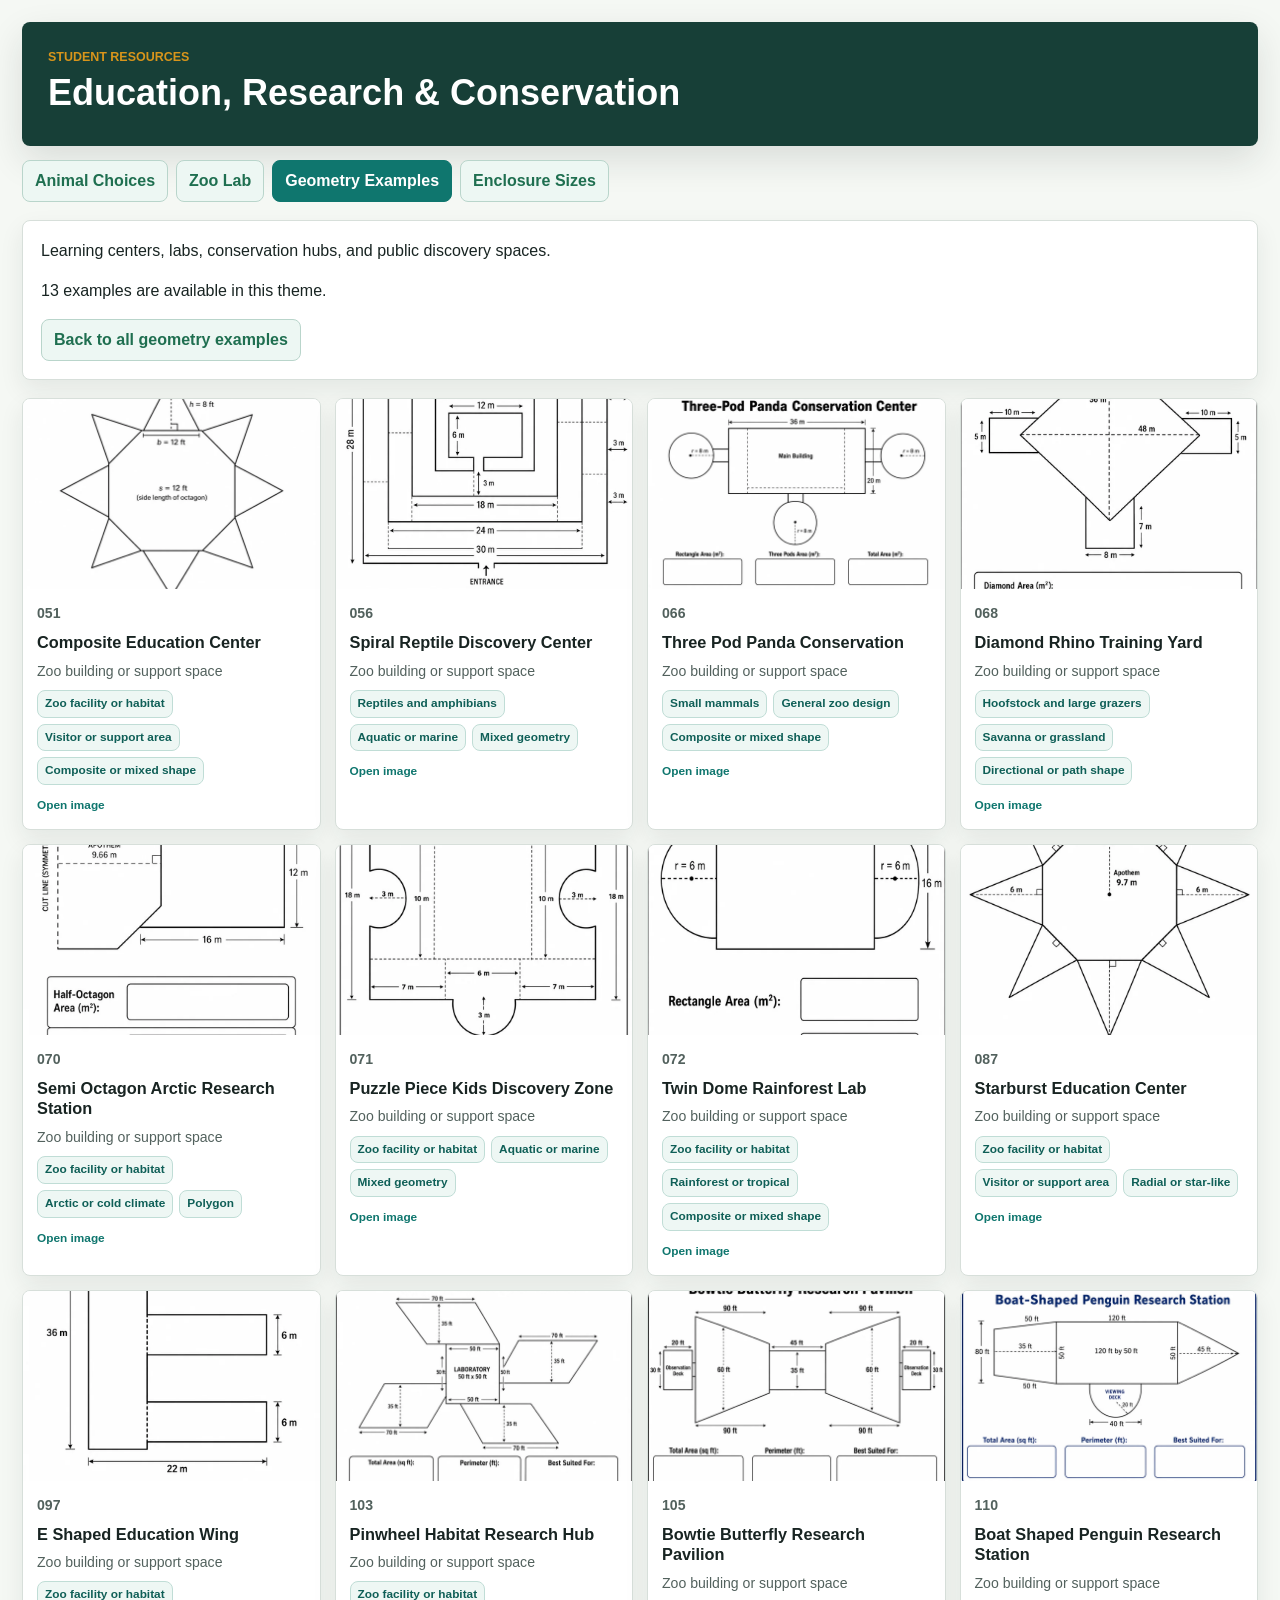
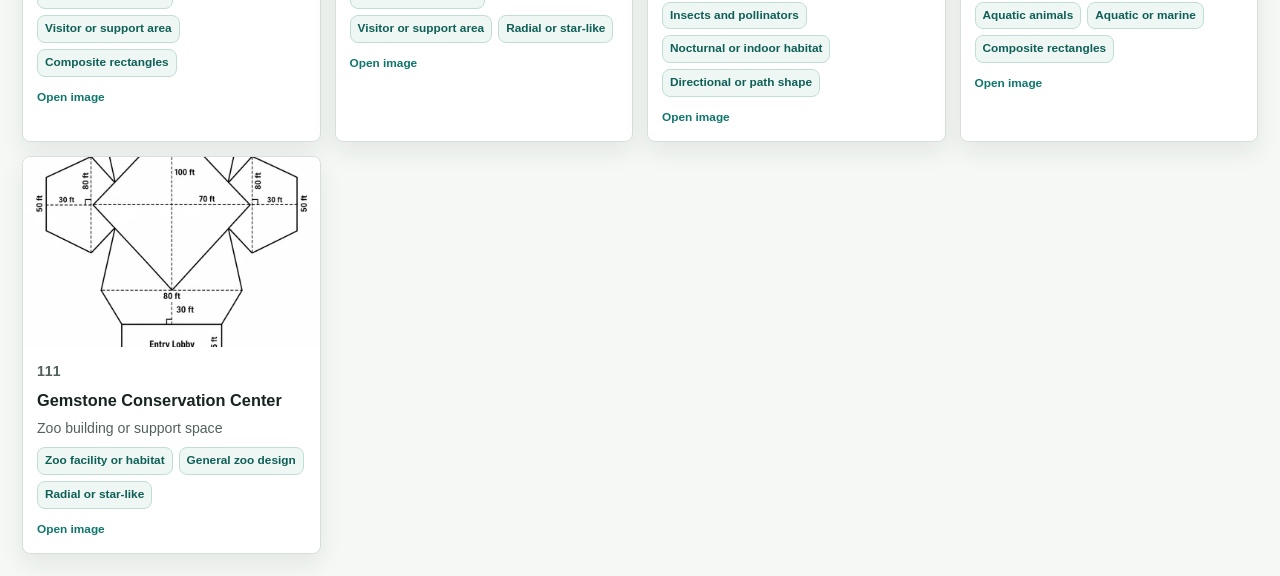
<file: geometry/education-research-conservation.html>
<!doctype html>
<html lang="en">
  <head>
    <meta charset="utf-8">
    <meta name="viewport" content="width=device-width, initial-scale=1">
    <title>Education, Research & Conservation</title>
    <meta name="description" content="Student-facing Design a Zoo geometry examples.">
    <link rel="stylesheet" href="../styles.css">
  </head>
  <body>
    <div class="app-shell student-page">
      <header class="topbar">
        <div>
          <p class="eyebrow">Student resources</p>
          <h1>Education, Research & Conservation</h1>
        </div>
      </header>

      <nav class="site-nav" aria-label="Student pages">
        <a class="" href="../index.html">Animal Choices</a>
        <a class="" href="../tools.html">Zoo Lab</a>
        <a class="active" href="../geometry.html">Geometry Examples</a>
        <a class="" href="../enclosure-examples.html">Enclosure Sizes</a>
      </nav>


          <section class="page-intro">
            <p>Learning centers, labs, conservation hubs, and public discovery spaces.</p>
            <p>13 examples are available in this theme.</p>
            <a class="ghost-button nav-button" href="../geometry.html">Back to all geometry examples</a>
          </section>
          <section class="resource-grid" aria-label="Education, Research & Conservation examples">

      <article class="resource-card">
        <a class="resource-image-link" href="../assets/geometry/education-research-conservation/051_composite-education-center.webp" target="_blank" rel="noopener noreferrer">
          <img src="../assets/geometry/education-research-conservation/051_composite-education-center.webp" alt="Composite Education Center geometry example" loading="lazy">
        </a>
        <div class="resource-card-body">
          <p class="eyebrow">051</p>
          <h3>Composite Education Center</h3>
          <p>Zoo building or support space</p>
          <div class="resource-meta">
            <span>Zoo facility or habitat</span>
            <span>Visitor or support area</span>
            <span>Composite or mixed shape</span>
          </div>
          <a class="table-credit" href="../assets/geometry/education-research-conservation/051_composite-education-center.webp" target="_blank" rel="noopener noreferrer">Open image</a>
        </div>
      </article>


      <article class="resource-card">
        <a class="resource-image-link" href="../assets/geometry/education-research-conservation/056_spiral-reptile-discovery-center.webp" target="_blank" rel="noopener noreferrer">
          <img src="../assets/geometry/education-research-conservation/056_spiral-reptile-discovery-center.webp" alt="Spiral Reptile Discovery Center geometry example" loading="lazy">
        </a>
        <div class="resource-card-body">
          <p class="eyebrow">056</p>
          <h3>Spiral Reptile Discovery Center</h3>
          <p>Zoo building or support space</p>
          <div class="resource-meta">
            <span>Reptiles and amphibians</span>
            <span>Aquatic or marine</span>
            <span>Mixed geometry</span>
          </div>
          <a class="table-credit" href="../assets/geometry/education-research-conservation/056_spiral-reptile-discovery-center.webp" target="_blank" rel="noopener noreferrer">Open image</a>
        </div>
      </article>


      <article class="resource-card">
        <a class="resource-image-link" href="../assets/geometry/education-research-conservation/066_three-pod-panda-conservation.webp" target="_blank" rel="noopener noreferrer">
          <img src="../assets/geometry/education-research-conservation/066_three-pod-panda-conservation.webp" alt="Three Pod Panda Conservation geometry example" loading="lazy">
        </a>
        <div class="resource-card-body">
          <p class="eyebrow">066</p>
          <h3>Three Pod Panda Conservation</h3>
          <p>Zoo building or support space</p>
          <div class="resource-meta">
            <span>Small mammals</span>
            <span>General zoo design</span>
            <span>Composite or mixed shape</span>
          </div>
          <a class="table-credit" href="../assets/geometry/education-research-conservation/066_three-pod-panda-conservation.webp" target="_blank" rel="noopener noreferrer">Open image</a>
        </div>
      </article>


      <article class="resource-card">
        <a class="resource-image-link" href="../assets/geometry/education-research-conservation/068_diamond-rhino-training-yard.webp" target="_blank" rel="noopener noreferrer">
          <img src="../assets/geometry/education-research-conservation/068_diamond-rhino-training-yard.webp" alt="Diamond Rhino Training Yard geometry example" loading="lazy">
        </a>
        <div class="resource-card-body">
          <p class="eyebrow">068</p>
          <h3>Diamond Rhino Training Yard</h3>
          <p>Zoo building or support space</p>
          <div class="resource-meta">
            <span>Hoofstock and large grazers</span>
            <span>Savanna or grassland</span>
            <span>Directional or path shape</span>
          </div>
          <a class="table-credit" href="../assets/geometry/education-research-conservation/068_diamond-rhino-training-yard.webp" target="_blank" rel="noopener noreferrer">Open image</a>
        </div>
      </article>


      <article class="resource-card">
        <a class="resource-image-link" href="../assets/geometry/education-research-conservation/070_semi-octagon-arctic-research-station.webp" target="_blank" rel="noopener noreferrer">
          <img src="../assets/geometry/education-research-conservation/070_semi-octagon-arctic-research-station.webp" alt="Semi Octagon Arctic Research Station geometry example" loading="lazy">
        </a>
        <div class="resource-card-body">
          <p class="eyebrow">070</p>
          <h3>Semi Octagon Arctic Research Station</h3>
          <p>Zoo building or support space</p>
          <div class="resource-meta">
            <span>Zoo facility or habitat</span>
            <span>Arctic or cold climate</span>
            <span>Polygon</span>
          </div>
          <a class="table-credit" href="../assets/geometry/education-research-conservation/070_semi-octagon-arctic-research-station.webp" target="_blank" rel="noopener noreferrer">Open image</a>
        </div>
      </article>


      <article class="resource-card">
        <a class="resource-image-link" href="../assets/geometry/education-research-conservation/071_puzzle-piece-kids-discovery-zone.webp" target="_blank" rel="noopener noreferrer">
          <img src="../assets/geometry/education-research-conservation/071_puzzle-piece-kids-discovery-zone.webp" alt="Puzzle Piece Kids Discovery Zone geometry example" loading="lazy">
        </a>
        <div class="resource-card-body">
          <p class="eyebrow">071</p>
          <h3>Puzzle Piece Kids Discovery Zone</h3>
          <p>Zoo building or support space</p>
          <div class="resource-meta">
            <span>Zoo facility or habitat</span>
            <span>Aquatic or marine</span>
            <span>Mixed geometry</span>
          </div>
          <a class="table-credit" href="../assets/geometry/education-research-conservation/071_puzzle-piece-kids-discovery-zone.webp" target="_blank" rel="noopener noreferrer">Open image</a>
        </div>
      </article>


      <article class="resource-card">
        <a class="resource-image-link" href="../assets/geometry/education-research-conservation/072_twin-dome-rainforest-lab.webp" target="_blank" rel="noopener noreferrer">
          <img src="../assets/geometry/education-research-conservation/072_twin-dome-rainforest-lab.webp" alt="Twin Dome Rainforest Lab geometry example" loading="lazy">
        </a>
        <div class="resource-card-body">
          <p class="eyebrow">072</p>
          <h3>Twin Dome Rainforest Lab</h3>
          <p>Zoo building or support space</p>
          <div class="resource-meta">
            <span>Zoo facility or habitat</span>
            <span>Rainforest or tropical</span>
            <span>Composite or mixed shape</span>
          </div>
          <a class="table-credit" href="../assets/geometry/education-research-conservation/072_twin-dome-rainforest-lab.webp" target="_blank" rel="noopener noreferrer">Open image</a>
        </div>
      </article>


      <article class="resource-card">
        <a class="resource-image-link" href="../assets/geometry/education-research-conservation/087_starburst-education-center.webp" target="_blank" rel="noopener noreferrer">
          <img src="../assets/geometry/education-research-conservation/087_starburst-education-center.webp" alt="Starburst Education Center geometry example" loading="lazy">
        </a>
        <div class="resource-card-body">
          <p class="eyebrow">087</p>
          <h3>Starburst Education Center</h3>
          <p>Zoo building or support space</p>
          <div class="resource-meta">
            <span>Zoo facility or habitat</span>
            <span>Visitor or support area</span>
            <span>Radial or star-like</span>
          </div>
          <a class="table-credit" href="../assets/geometry/education-research-conservation/087_starburst-education-center.webp" target="_blank" rel="noopener noreferrer">Open image</a>
        </div>
      </article>


      <article class="resource-card">
        <a class="resource-image-link" href="../assets/geometry/education-research-conservation/097_e-shaped-education-wing.webp" target="_blank" rel="noopener noreferrer">
          <img src="../assets/geometry/education-research-conservation/097_e-shaped-education-wing.webp" alt="E Shaped Education Wing geometry example" loading="lazy">
        </a>
        <div class="resource-card-body">
          <p class="eyebrow">097</p>
          <h3>E Shaped Education Wing</h3>
          <p>Zoo building or support space</p>
          <div class="resource-meta">
            <span>Zoo facility or habitat</span>
            <span>Visitor or support area</span>
            <span>Composite rectangles</span>
          </div>
          <a class="table-credit" href="../assets/geometry/education-research-conservation/097_e-shaped-education-wing.webp" target="_blank" rel="noopener noreferrer">Open image</a>
        </div>
      </article>


      <article class="resource-card">
        <a class="resource-image-link" href="../assets/geometry/education-research-conservation/103_pinwheel-habitat-research-hub.webp" target="_blank" rel="noopener noreferrer">
          <img src="../assets/geometry/education-research-conservation/103_pinwheel-habitat-research-hub.webp" alt="Pinwheel Habitat Research Hub geometry example" loading="lazy">
        </a>
        <div class="resource-card-body">
          <p class="eyebrow">103</p>
          <h3>Pinwheel Habitat Research Hub</h3>
          <p>Zoo building or support space</p>
          <div class="resource-meta">
            <span>Zoo facility or habitat</span>
            <span>Visitor or support area</span>
            <span>Radial or star-like</span>
          </div>
          <a class="table-credit" href="../assets/geometry/education-research-conservation/103_pinwheel-habitat-research-hub.webp" target="_blank" rel="noopener noreferrer">Open image</a>
        </div>
      </article>


      <article class="resource-card">
        <a class="resource-image-link" href="../assets/geometry/education-research-conservation/105_bowtie-butterfly-research-pavilion.webp" target="_blank" rel="noopener noreferrer">
          <img src="../assets/geometry/education-research-conservation/105_bowtie-butterfly-research-pavilion.webp" alt="Bowtie Butterfly Research Pavilion geometry example" loading="lazy">
        </a>
        <div class="resource-card-body">
          <p class="eyebrow">105</p>
          <h3>Bowtie Butterfly Research Pavilion</h3>
          <p>Zoo building or support space</p>
          <div class="resource-meta">
            <span>Insects and pollinators</span>
            <span>Nocturnal or indoor habitat</span>
            <span>Directional or path shape</span>
          </div>
          <a class="table-credit" href="../assets/geometry/education-research-conservation/105_bowtie-butterfly-research-pavilion.webp" target="_blank" rel="noopener noreferrer">Open image</a>
        </div>
      </article>


      <article class="resource-card">
        <a class="resource-image-link" href="../assets/geometry/education-research-conservation/110_boat-shaped-penguin-research-station.webp" target="_blank" rel="noopener noreferrer">
          <img src="../assets/geometry/education-research-conservation/110_boat-shaped-penguin-research-station.webp" alt="Boat Shaped Penguin Research Station geometry example" loading="lazy">
        </a>
        <div class="resource-card-body">
          <p class="eyebrow">110</p>
          <h3>Boat Shaped Penguin Research Station</h3>
          <p>Zoo building or support space</p>
          <div class="resource-meta">
            <span>Aquatic animals</span>
            <span>Aquatic or marine</span>
            <span>Composite rectangles</span>
          </div>
          <a class="table-credit" href="../assets/geometry/education-research-conservation/110_boat-shaped-penguin-research-station.webp" target="_blank" rel="noopener noreferrer">Open image</a>
        </div>
      </article>


      <article class="resource-card">
        <a class="resource-image-link" href="../assets/geometry/education-research-conservation/111_gemstone-conservation-center.webp" target="_blank" rel="noopener noreferrer">
          <img src="../assets/geometry/education-research-conservation/111_gemstone-conservation-center.webp" alt="Gemstone Conservation Center geometry example" loading="lazy">
        </a>
        <div class="resource-card-body">
          <p class="eyebrow">111</p>
          <h3>Gemstone Conservation Center</h3>
          <p>Zoo building or support space</p>
          <div class="resource-meta">
            <span>Zoo facility or habitat</span>
            <span>General zoo design</span>
            <span>Radial or star-like</span>
          </div>
          <a class="table-credit" href="../assets/geometry/education-research-conservation/111_gemstone-conservation-center.webp" target="_blank" rel="noopener noreferrer">Open image</a>
        </div>
      </article>

          </section>

    </div>
  </body>
</html>
</file>
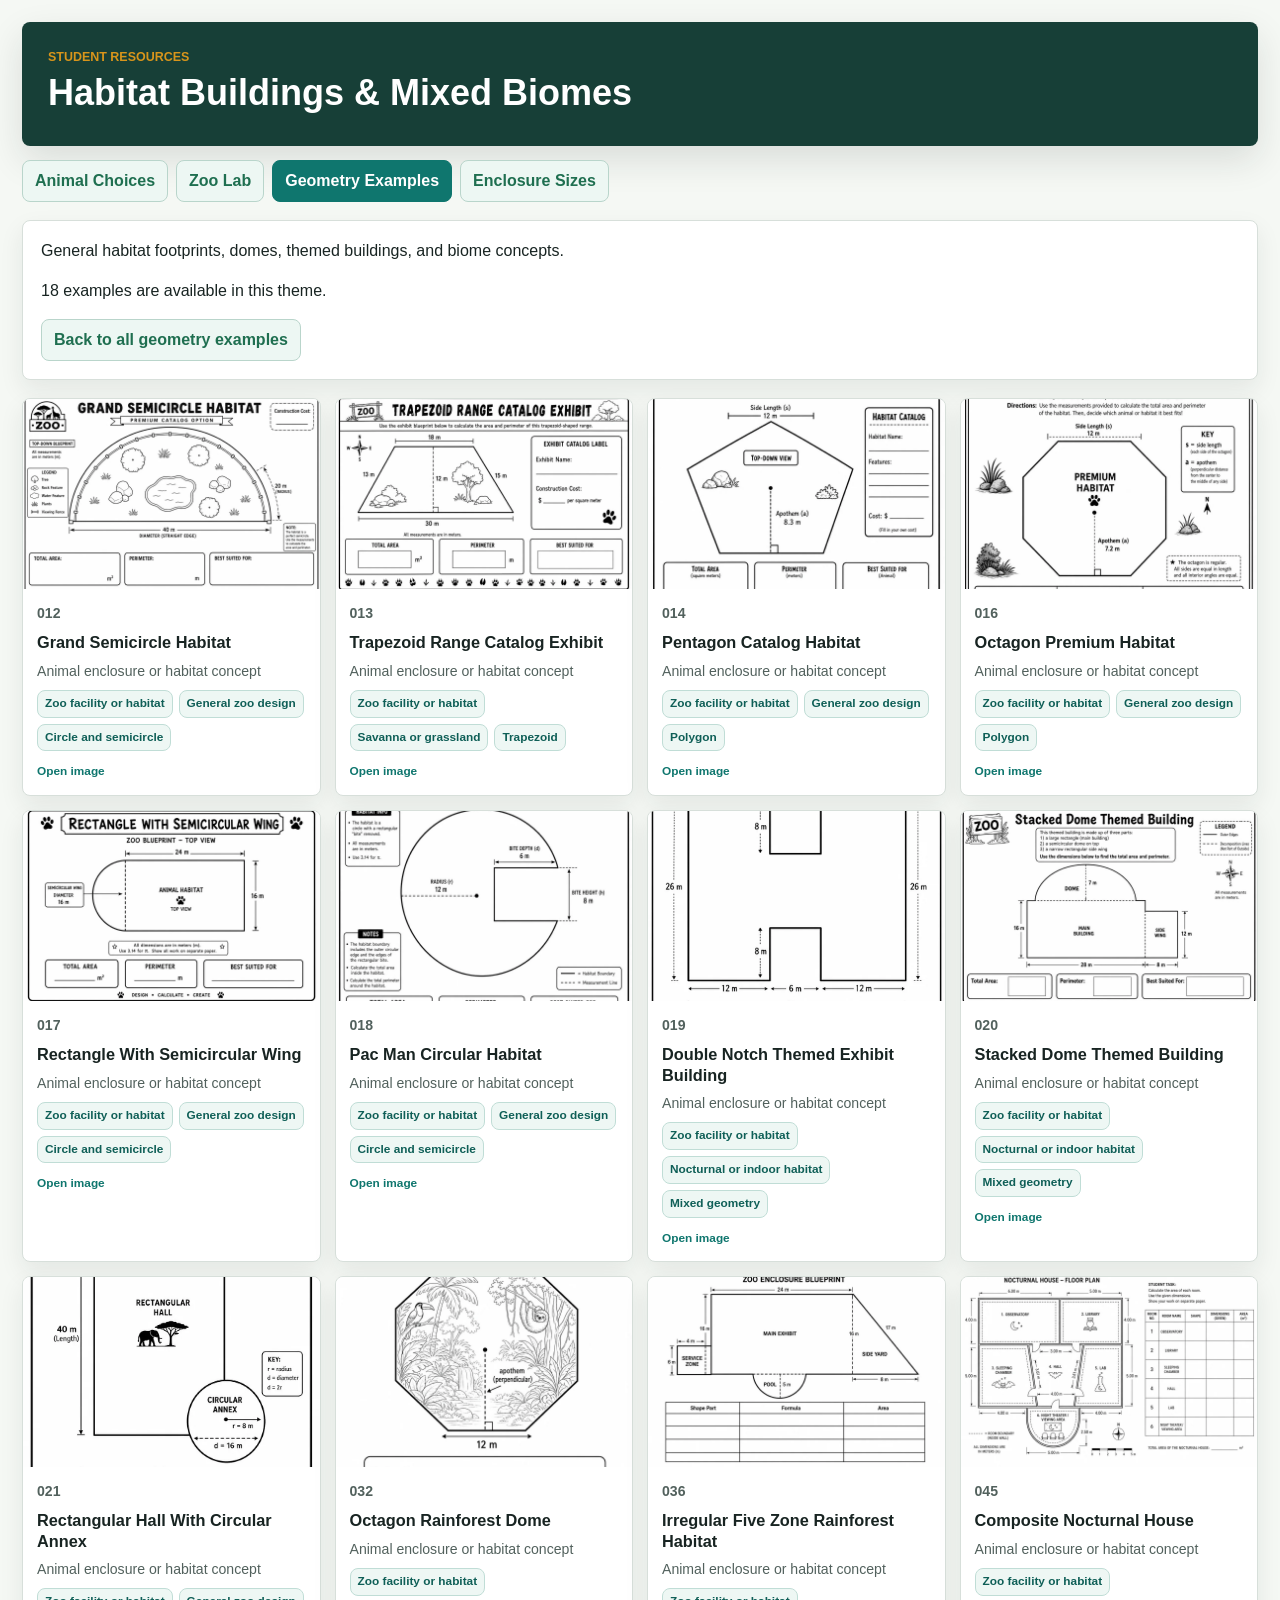
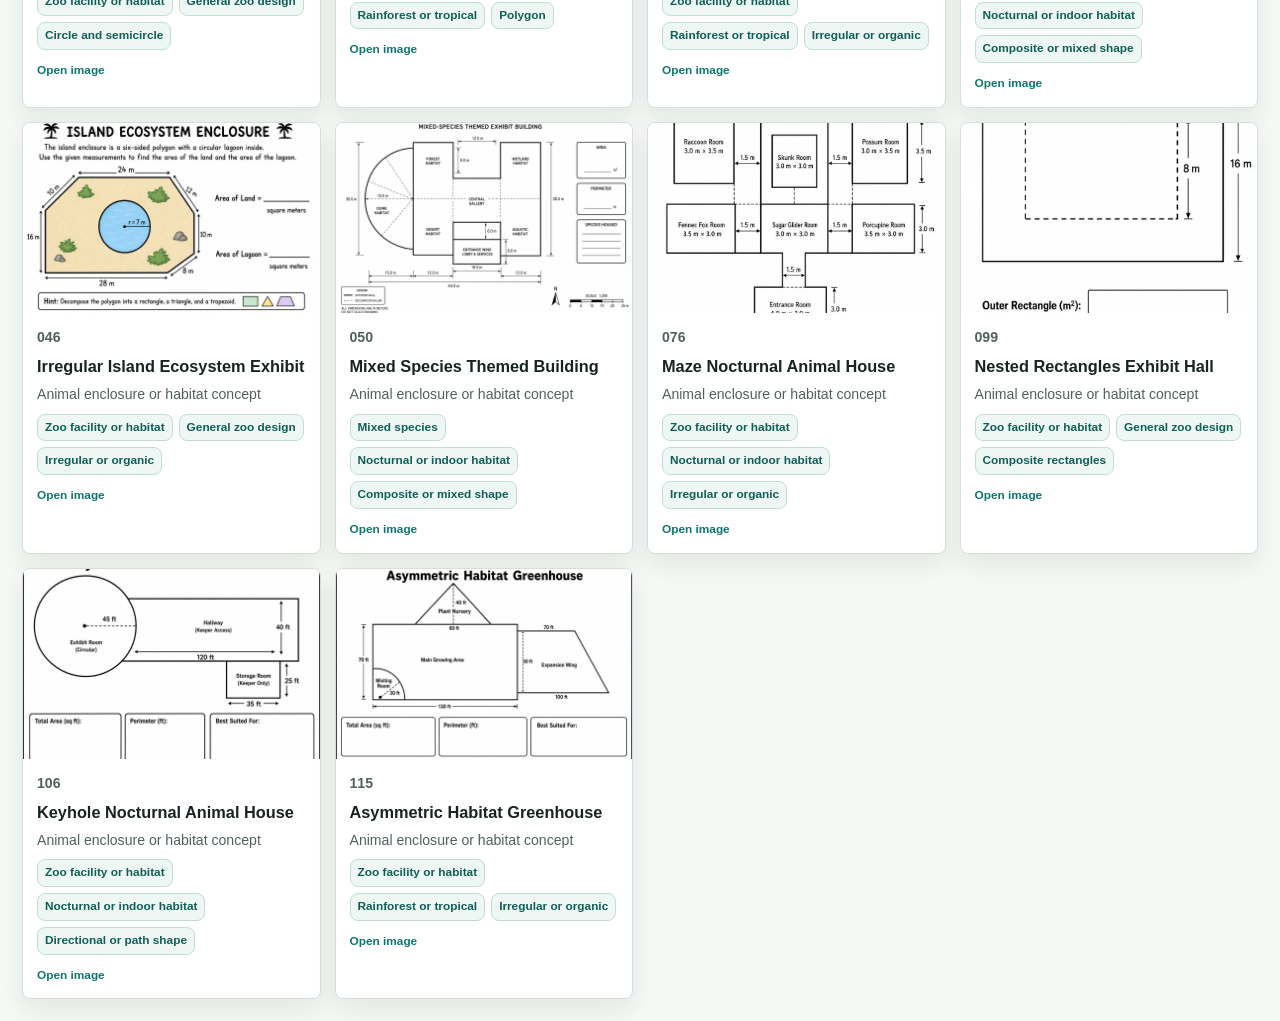
<file: geometry/habitat-buildings-mixed-biomes.html>
<!doctype html>
<html lang="en">
  <head>
    <meta charset="utf-8">
    <meta name="viewport" content="width=device-width, initial-scale=1">
    <title>Habitat Buildings & Mixed Biomes</title>
    <meta name="description" content="Student-facing Design a Zoo geometry examples.">
    <link rel="stylesheet" href="../styles.css">
  </head>
  <body>
    <div class="app-shell student-page">
      <header class="topbar">
        <div>
          <p class="eyebrow">Student resources</p>
          <h1>Habitat Buildings & Mixed Biomes</h1>
        </div>
      </header>

      <nav class="site-nav" aria-label="Student pages">
        <a class="" href="../index.html">Animal Choices</a>
        <a class="" href="../tools.html">Zoo Lab</a>
        <a class="active" href="../geometry.html">Geometry Examples</a>
        <a class="" href="../enclosure-examples.html">Enclosure Sizes</a>
      </nav>


          <section class="page-intro">
            <p>General habitat footprints, domes, themed buildings, and biome concepts.</p>
            <p>18 examples are available in this theme.</p>
            <a class="ghost-button nav-button" href="../geometry.html">Back to all geometry examples</a>
          </section>
          <section class="resource-grid" aria-label="Habitat Buildings & Mixed Biomes examples">

      <article class="resource-card">
        <a class="resource-image-link" href="../assets/geometry/habitat-buildings-mixed-biomes/012_grand-semicircle-habitat.webp" target="_blank" rel="noopener noreferrer">
          <img src="../assets/geometry/habitat-buildings-mixed-biomes/012_grand-semicircle-habitat.webp" alt="Grand Semicircle Habitat geometry example" loading="lazy">
        </a>
        <div class="resource-card-body">
          <p class="eyebrow">012</p>
          <h3>Grand Semicircle Habitat</h3>
          <p>Animal enclosure or habitat concept</p>
          <div class="resource-meta">
            <span>Zoo facility or habitat</span>
            <span>General zoo design</span>
            <span>Circle and semicircle</span>
          </div>
          <a class="table-credit" href="../assets/geometry/habitat-buildings-mixed-biomes/012_grand-semicircle-habitat.webp" target="_blank" rel="noopener noreferrer">Open image</a>
        </div>
      </article>


      <article class="resource-card">
        <a class="resource-image-link" href="../assets/geometry/habitat-buildings-mixed-biomes/013_trapezoid-range-catalog-exhibit.webp" target="_blank" rel="noopener noreferrer">
          <img src="../assets/geometry/habitat-buildings-mixed-biomes/013_trapezoid-range-catalog-exhibit.webp" alt="Trapezoid Range Catalog Exhibit geometry example" loading="lazy">
        </a>
        <div class="resource-card-body">
          <p class="eyebrow">013</p>
          <h3>Trapezoid Range Catalog Exhibit</h3>
          <p>Animal enclosure or habitat concept</p>
          <div class="resource-meta">
            <span>Zoo facility or habitat</span>
            <span>Savanna or grassland</span>
            <span>Trapezoid</span>
          </div>
          <a class="table-credit" href="../assets/geometry/habitat-buildings-mixed-biomes/013_trapezoid-range-catalog-exhibit.webp" target="_blank" rel="noopener noreferrer">Open image</a>
        </div>
      </article>


      <article class="resource-card">
        <a class="resource-image-link" href="../assets/geometry/habitat-buildings-mixed-biomes/014_pentagon-catalog-habitat.webp" target="_blank" rel="noopener noreferrer">
          <img src="../assets/geometry/habitat-buildings-mixed-biomes/014_pentagon-catalog-habitat.webp" alt="Pentagon Catalog Habitat geometry example" loading="lazy">
        </a>
        <div class="resource-card-body">
          <p class="eyebrow">014</p>
          <h3>Pentagon Catalog Habitat</h3>
          <p>Animal enclosure or habitat concept</p>
          <div class="resource-meta">
            <span>Zoo facility or habitat</span>
            <span>General zoo design</span>
            <span>Polygon</span>
          </div>
          <a class="table-credit" href="../assets/geometry/habitat-buildings-mixed-biomes/014_pentagon-catalog-habitat.webp" target="_blank" rel="noopener noreferrer">Open image</a>
        </div>
      </article>


      <article class="resource-card">
        <a class="resource-image-link" href="../assets/geometry/habitat-buildings-mixed-biomes/016_octagon-premium-habitat.webp" target="_blank" rel="noopener noreferrer">
          <img src="../assets/geometry/habitat-buildings-mixed-biomes/016_octagon-premium-habitat.webp" alt="Octagon Premium Habitat geometry example" loading="lazy">
        </a>
        <div class="resource-card-body">
          <p class="eyebrow">016</p>
          <h3>Octagon Premium Habitat</h3>
          <p>Animal enclosure or habitat concept</p>
          <div class="resource-meta">
            <span>Zoo facility or habitat</span>
            <span>General zoo design</span>
            <span>Polygon</span>
          </div>
          <a class="table-credit" href="../assets/geometry/habitat-buildings-mixed-biomes/016_octagon-premium-habitat.webp" target="_blank" rel="noopener noreferrer">Open image</a>
        </div>
      </article>


      <article class="resource-card">
        <a class="resource-image-link" href="../assets/geometry/habitat-buildings-mixed-biomes/017_rectangle-with-semicircular-wing.webp" target="_blank" rel="noopener noreferrer">
          <img src="../assets/geometry/habitat-buildings-mixed-biomes/017_rectangle-with-semicircular-wing.webp" alt="Rectangle With Semicircular Wing geometry example" loading="lazy">
        </a>
        <div class="resource-card-body">
          <p class="eyebrow">017</p>
          <h3>Rectangle With Semicircular Wing</h3>
          <p>Animal enclosure or habitat concept</p>
          <div class="resource-meta">
            <span>Zoo facility or habitat</span>
            <span>General zoo design</span>
            <span>Circle and semicircle</span>
          </div>
          <a class="table-credit" href="../assets/geometry/habitat-buildings-mixed-biomes/017_rectangle-with-semicircular-wing.webp" target="_blank" rel="noopener noreferrer">Open image</a>
        </div>
      </article>


      <article class="resource-card">
        <a class="resource-image-link" href="../assets/geometry/habitat-buildings-mixed-biomes/018_pac-man-circular-habitat.webp" target="_blank" rel="noopener noreferrer">
          <img src="../assets/geometry/habitat-buildings-mixed-biomes/018_pac-man-circular-habitat.webp" alt="Pac Man Circular Habitat geometry example" loading="lazy">
        </a>
        <div class="resource-card-body">
          <p class="eyebrow">018</p>
          <h3>Pac Man Circular Habitat</h3>
          <p>Animal enclosure or habitat concept</p>
          <div class="resource-meta">
            <span>Zoo facility or habitat</span>
            <span>General zoo design</span>
            <span>Circle and semicircle</span>
          </div>
          <a class="table-credit" href="../assets/geometry/habitat-buildings-mixed-biomes/018_pac-man-circular-habitat.webp" target="_blank" rel="noopener noreferrer">Open image</a>
        </div>
      </article>


      <article class="resource-card">
        <a class="resource-image-link" href="../assets/geometry/habitat-buildings-mixed-biomes/019_double-notch-themed-exhibit-building.webp" target="_blank" rel="noopener noreferrer">
          <img src="../assets/geometry/habitat-buildings-mixed-biomes/019_double-notch-themed-exhibit-building.webp" alt="Double Notch Themed Exhibit Building geometry example" loading="lazy">
        </a>
        <div class="resource-card-body">
          <p class="eyebrow">019</p>
          <h3>Double Notch Themed Exhibit Building</h3>
          <p>Animal enclosure or habitat concept</p>
          <div class="resource-meta">
            <span>Zoo facility or habitat</span>
            <span>Nocturnal or indoor habitat</span>
            <span>Mixed geometry</span>
          </div>
          <a class="table-credit" href="../assets/geometry/habitat-buildings-mixed-biomes/019_double-notch-themed-exhibit-building.webp" target="_blank" rel="noopener noreferrer">Open image</a>
        </div>
      </article>


      <article class="resource-card">
        <a class="resource-image-link" href="../assets/geometry/habitat-buildings-mixed-biomes/020_stacked-dome-themed-building.webp" target="_blank" rel="noopener noreferrer">
          <img src="../assets/geometry/habitat-buildings-mixed-biomes/020_stacked-dome-themed-building.webp" alt="Stacked Dome Themed Building geometry example" loading="lazy">
        </a>
        <div class="resource-card-body">
          <p class="eyebrow">020</p>
          <h3>Stacked Dome Themed Building</h3>
          <p>Animal enclosure or habitat concept</p>
          <div class="resource-meta">
            <span>Zoo facility or habitat</span>
            <span>Nocturnal or indoor habitat</span>
            <span>Mixed geometry</span>
          </div>
          <a class="table-credit" href="../assets/geometry/habitat-buildings-mixed-biomes/020_stacked-dome-themed-building.webp" target="_blank" rel="noopener noreferrer">Open image</a>
        </div>
      </article>


      <article class="resource-card">
        <a class="resource-image-link" href="../assets/geometry/habitat-buildings-mixed-biomes/021_rectangular-hall-with-circular-annex.webp" target="_blank" rel="noopener noreferrer">
          <img src="../assets/geometry/habitat-buildings-mixed-biomes/021_rectangular-hall-with-circular-annex.webp" alt="Rectangular Hall With Circular Annex geometry example" loading="lazy">
        </a>
        <div class="resource-card-body">
          <p class="eyebrow">021</p>
          <h3>Rectangular Hall With Circular Annex</h3>
          <p>Animal enclosure or habitat concept</p>
          <div class="resource-meta">
            <span>Zoo facility or habitat</span>
            <span>General zoo design</span>
            <span>Circle and semicircle</span>
          </div>
          <a class="table-credit" href="../assets/geometry/habitat-buildings-mixed-biomes/021_rectangular-hall-with-circular-annex.webp" target="_blank" rel="noopener noreferrer">Open image</a>
        </div>
      </article>


      <article class="resource-card">
        <a class="resource-image-link" href="../assets/geometry/habitat-buildings-mixed-biomes/032_octagon-rainforest-dome.webp" target="_blank" rel="noopener noreferrer">
          <img src="../assets/geometry/habitat-buildings-mixed-biomes/032_octagon-rainforest-dome.webp" alt="Octagon Rainforest Dome geometry example" loading="lazy">
        </a>
        <div class="resource-card-body">
          <p class="eyebrow">032</p>
          <h3>Octagon Rainforest Dome</h3>
          <p>Animal enclosure or habitat concept</p>
          <div class="resource-meta">
            <span>Zoo facility or habitat</span>
            <span>Rainforest or tropical</span>
            <span>Polygon</span>
          </div>
          <a class="table-credit" href="../assets/geometry/habitat-buildings-mixed-biomes/032_octagon-rainforest-dome.webp" target="_blank" rel="noopener noreferrer">Open image</a>
        </div>
      </article>


      <article class="resource-card">
        <a class="resource-image-link" href="../assets/geometry/habitat-buildings-mixed-biomes/036_irregular-five-zone-rainforest-habitat.webp" target="_blank" rel="noopener noreferrer">
          <img src="../assets/geometry/habitat-buildings-mixed-biomes/036_irregular-five-zone-rainforest-habitat.webp" alt="Irregular Five Zone Rainforest Habitat geometry example" loading="lazy">
        </a>
        <div class="resource-card-body">
          <p class="eyebrow">036</p>
          <h3>Irregular Five Zone Rainforest Habitat</h3>
          <p>Animal enclosure or habitat concept</p>
          <div class="resource-meta">
            <span>Zoo facility or habitat</span>
            <span>Rainforest or tropical</span>
            <span>Irregular or organic</span>
          </div>
          <a class="table-credit" href="../assets/geometry/habitat-buildings-mixed-biomes/036_irregular-five-zone-rainforest-habitat.webp" target="_blank" rel="noopener noreferrer">Open image</a>
        </div>
      </article>


      <article class="resource-card">
        <a class="resource-image-link" href="../assets/geometry/habitat-buildings-mixed-biomes/045_composite-nocturnal-house.webp" target="_blank" rel="noopener noreferrer">
          <img src="../assets/geometry/habitat-buildings-mixed-biomes/045_composite-nocturnal-house.webp" alt="Composite Nocturnal House geometry example" loading="lazy">
        </a>
        <div class="resource-card-body">
          <p class="eyebrow">045</p>
          <h3>Composite Nocturnal House</h3>
          <p>Animal enclosure or habitat concept</p>
          <div class="resource-meta">
            <span>Zoo facility or habitat</span>
            <span>Nocturnal or indoor habitat</span>
            <span>Composite or mixed shape</span>
          </div>
          <a class="table-credit" href="../assets/geometry/habitat-buildings-mixed-biomes/045_composite-nocturnal-house.webp" target="_blank" rel="noopener noreferrer">Open image</a>
        </div>
      </article>


      <article class="resource-card">
        <a class="resource-image-link" href="../assets/geometry/habitat-buildings-mixed-biomes/046_irregular-island-ecosystem-exhibit.webp" target="_blank" rel="noopener noreferrer">
          <img src="../assets/geometry/habitat-buildings-mixed-biomes/046_irregular-island-ecosystem-exhibit.webp" alt="Irregular Island Ecosystem Exhibit geometry example" loading="lazy">
        </a>
        <div class="resource-card-body">
          <p class="eyebrow">046</p>
          <h3>Irregular Island Ecosystem Exhibit</h3>
          <p>Animal enclosure or habitat concept</p>
          <div class="resource-meta">
            <span>Zoo facility or habitat</span>
            <span>General zoo design</span>
            <span>Irregular or organic</span>
          </div>
          <a class="table-credit" href="../assets/geometry/habitat-buildings-mixed-biomes/046_irregular-island-ecosystem-exhibit.webp" target="_blank" rel="noopener noreferrer">Open image</a>
        </div>
      </article>


      <article class="resource-card">
        <a class="resource-image-link" href="../assets/geometry/habitat-buildings-mixed-biomes/050_mixed-species-themed-building.webp" target="_blank" rel="noopener noreferrer">
          <img src="../assets/geometry/habitat-buildings-mixed-biomes/050_mixed-species-themed-building.webp" alt="Mixed Species Themed Building geometry example" loading="lazy">
        </a>
        <div class="resource-card-body">
          <p class="eyebrow">050</p>
          <h3>Mixed Species Themed Building</h3>
          <p>Animal enclosure or habitat concept</p>
          <div class="resource-meta">
            <span>Mixed species</span>
            <span>Nocturnal or indoor habitat</span>
            <span>Composite or mixed shape</span>
          </div>
          <a class="table-credit" href="../assets/geometry/habitat-buildings-mixed-biomes/050_mixed-species-themed-building.webp" target="_blank" rel="noopener noreferrer">Open image</a>
        </div>
      </article>


      <article class="resource-card">
        <a class="resource-image-link" href="../assets/geometry/habitat-buildings-mixed-biomes/076_maze-nocturnal-animal-house.webp" target="_blank" rel="noopener noreferrer">
          <img src="../assets/geometry/habitat-buildings-mixed-biomes/076_maze-nocturnal-animal-house.webp" alt="Maze Nocturnal Animal House geometry example" loading="lazy">
        </a>
        <div class="resource-card-body">
          <p class="eyebrow">076</p>
          <h3>Maze Nocturnal Animal House</h3>
          <p>Animal enclosure or habitat concept</p>
          <div class="resource-meta">
            <span>Zoo facility or habitat</span>
            <span>Nocturnal or indoor habitat</span>
            <span>Irregular or organic</span>
          </div>
          <a class="table-credit" href="../assets/geometry/habitat-buildings-mixed-biomes/076_maze-nocturnal-animal-house.webp" target="_blank" rel="noopener noreferrer">Open image</a>
        </div>
      </article>


      <article class="resource-card">
        <a class="resource-image-link" href="../assets/geometry/habitat-buildings-mixed-biomes/099_nested-rectangles-exhibit-hall.webp" target="_blank" rel="noopener noreferrer">
          <img src="../assets/geometry/habitat-buildings-mixed-biomes/099_nested-rectangles-exhibit-hall.webp" alt="Nested Rectangles Exhibit Hall geometry example" loading="lazy">
        </a>
        <div class="resource-card-body">
          <p class="eyebrow">099</p>
          <h3>Nested Rectangles Exhibit Hall</h3>
          <p>Animal enclosure or habitat concept</p>
          <div class="resource-meta">
            <span>Zoo facility or habitat</span>
            <span>General zoo design</span>
            <span>Composite rectangles</span>
          </div>
          <a class="table-credit" href="../assets/geometry/habitat-buildings-mixed-biomes/099_nested-rectangles-exhibit-hall.webp" target="_blank" rel="noopener noreferrer">Open image</a>
        </div>
      </article>


      <article class="resource-card">
        <a class="resource-image-link" href="../assets/geometry/habitat-buildings-mixed-biomes/106_keyhole-nocturnal-animal-house.webp" target="_blank" rel="noopener noreferrer">
          <img src="../assets/geometry/habitat-buildings-mixed-biomes/106_keyhole-nocturnal-animal-house.webp" alt="Keyhole Nocturnal Animal House geometry example" loading="lazy">
        </a>
        <div class="resource-card-body">
          <p class="eyebrow">106</p>
          <h3>Keyhole Nocturnal Animal House</h3>
          <p>Animal enclosure or habitat concept</p>
          <div class="resource-meta">
            <span>Zoo facility or habitat</span>
            <span>Nocturnal or indoor habitat</span>
            <span>Directional or path shape</span>
          </div>
          <a class="table-credit" href="../assets/geometry/habitat-buildings-mixed-biomes/106_keyhole-nocturnal-animal-house.webp" target="_blank" rel="noopener noreferrer">Open image</a>
        </div>
      </article>


      <article class="resource-card">
        <a class="resource-image-link" href="../assets/geometry/habitat-buildings-mixed-biomes/115_asymmetric-habitat-greenhouse.webp" target="_blank" rel="noopener noreferrer">
          <img src="../assets/geometry/habitat-buildings-mixed-biomes/115_asymmetric-habitat-greenhouse.webp" alt="Asymmetric Habitat Greenhouse geometry example" loading="lazy">
        </a>
        <div class="resource-card-body">
          <p class="eyebrow">115</p>
          <h3>Asymmetric Habitat Greenhouse</h3>
          <p>Animal enclosure or habitat concept</p>
          <div class="resource-meta">
            <span>Zoo facility or habitat</span>
            <span>Rainforest or tropical</span>
            <span>Irregular or organic</span>
          </div>
          <a class="table-credit" href="../assets/geometry/habitat-buildings-mixed-biomes/115_asymmetric-habitat-greenhouse.webp" target="_blank" rel="noopener noreferrer">Open image</a>
        </div>
      </article>

          </section>

    </div>
  </body>
</html>
</file>
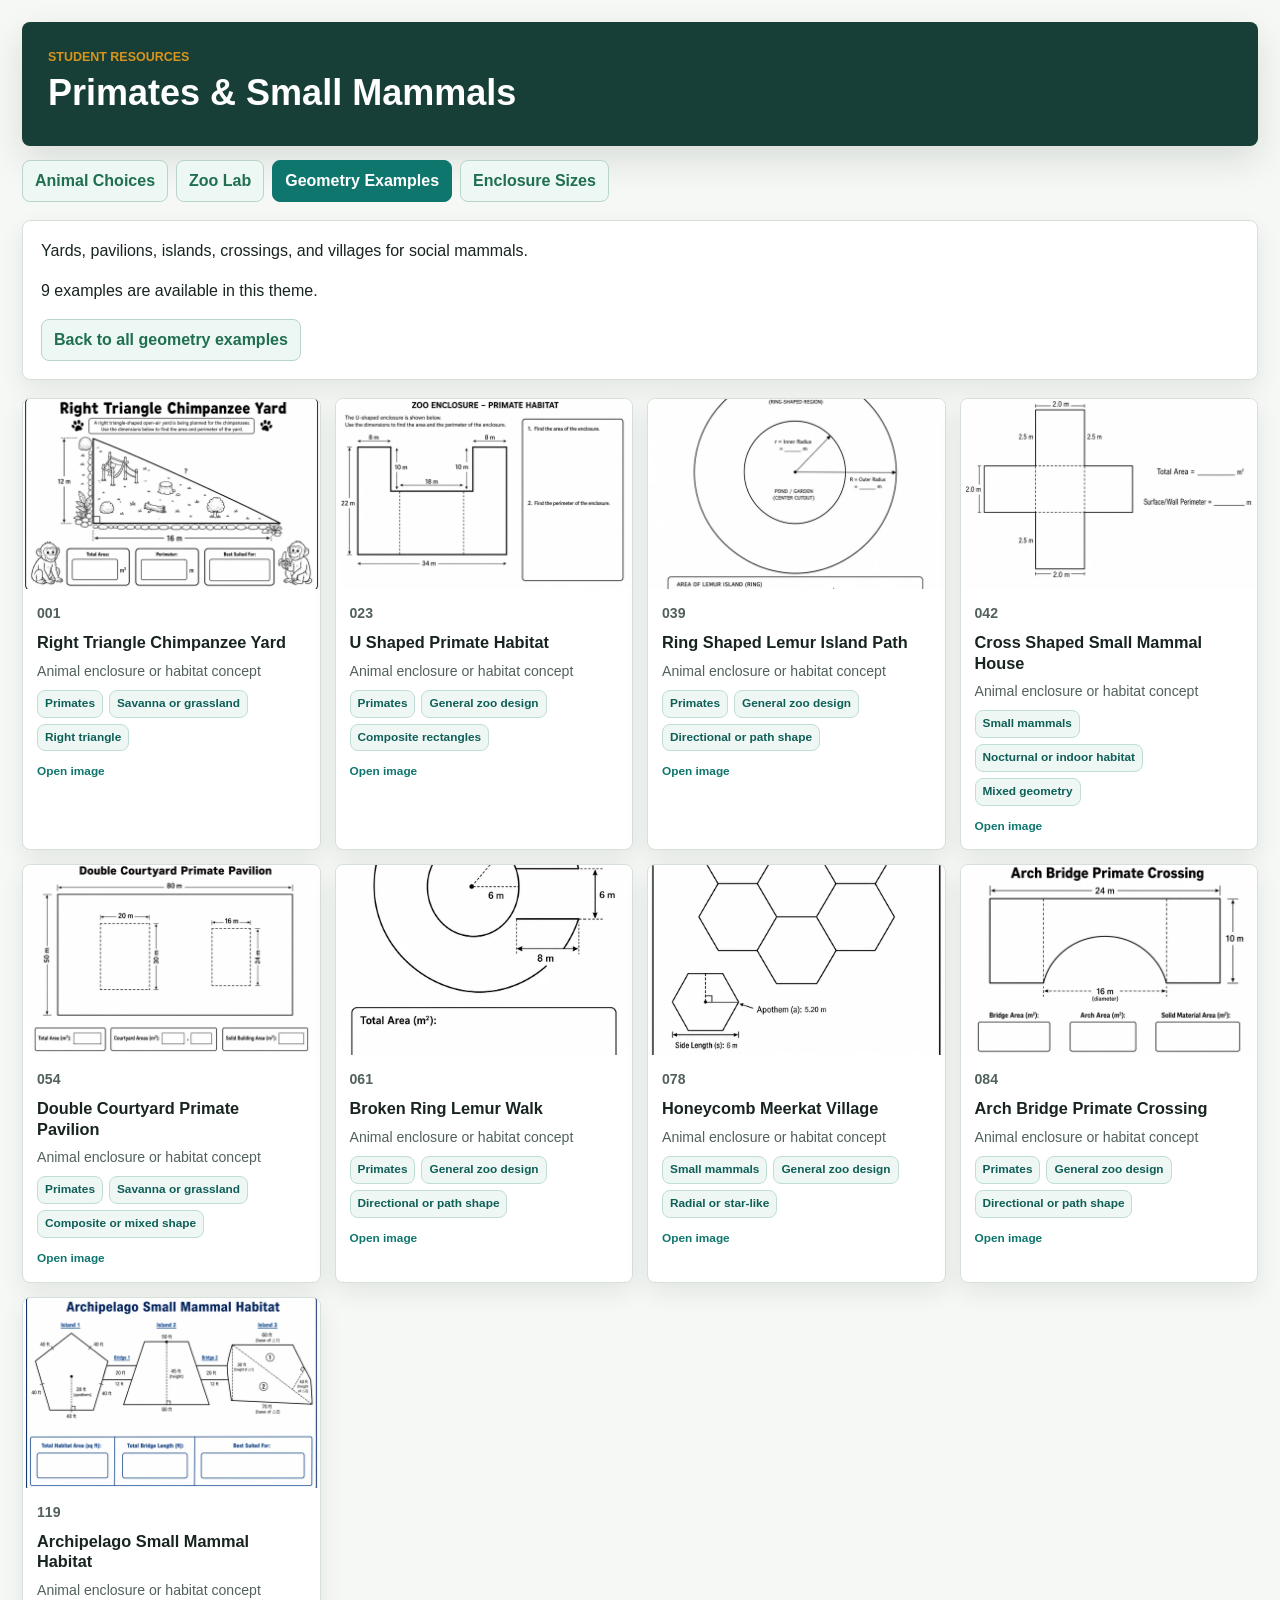
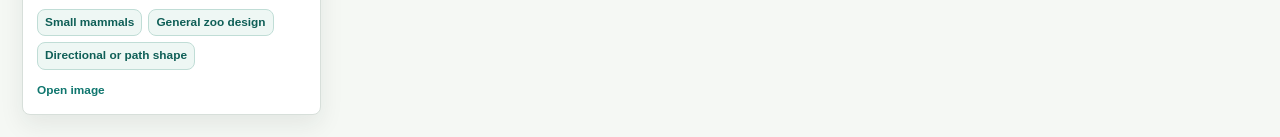
<file: geometry/primates-small-mammals.html>
<!doctype html>
<html lang="en">
  <head>
    <meta charset="utf-8">
    <meta name="viewport" content="width=device-width, initial-scale=1">
    <title>Primates & Small Mammals</title>
    <meta name="description" content="Student-facing Design a Zoo geometry examples.">
    <link rel="stylesheet" href="../styles.css">
  </head>
  <body>
    <div class="app-shell student-page">
      <header class="topbar">
        <div>
          <p class="eyebrow">Student resources</p>
          <h1>Primates & Small Mammals</h1>
        </div>
      </header>

      <nav class="site-nav" aria-label="Student pages">
        <a class="" href="../index.html">Animal Choices</a>
        <a class="" href="../tools.html">Zoo Lab</a>
        <a class="active" href="../geometry.html">Geometry Examples</a>
        <a class="" href="../enclosure-examples.html">Enclosure Sizes</a>
      </nav>


          <section class="page-intro">
            <p>Yards, pavilions, islands, crossings, and villages for social mammals.</p>
            <p>9 examples are available in this theme.</p>
            <a class="ghost-button nav-button" href="../geometry.html">Back to all geometry examples</a>
          </section>
          <section class="resource-grid" aria-label="Primates & Small Mammals examples">

      <article class="resource-card">
        <a class="resource-image-link" href="../assets/geometry/primates-small-mammals/001_right-triangle-chimpanzee-yard.webp" target="_blank" rel="noopener noreferrer">
          <img src="../assets/geometry/primates-small-mammals/001_right-triangle-chimpanzee-yard.webp" alt="Right Triangle Chimpanzee Yard geometry example" loading="lazy">
        </a>
        <div class="resource-card-body">
          <p class="eyebrow">001</p>
          <h3>Right Triangle Chimpanzee Yard</h3>
          <p>Animal enclosure or habitat concept</p>
          <div class="resource-meta">
            <span>Primates</span>
            <span>Savanna or grassland</span>
            <span>Right triangle</span>
          </div>
          <a class="table-credit" href="../assets/geometry/primates-small-mammals/001_right-triangle-chimpanzee-yard.webp" target="_blank" rel="noopener noreferrer">Open image</a>
        </div>
      </article>


      <article class="resource-card">
        <a class="resource-image-link" href="../assets/geometry/primates-small-mammals/023_u-shaped-primate-habitat.webp" target="_blank" rel="noopener noreferrer">
          <img src="../assets/geometry/primates-small-mammals/023_u-shaped-primate-habitat.webp" alt="U Shaped Primate Habitat geometry example" loading="lazy">
        </a>
        <div class="resource-card-body">
          <p class="eyebrow">023</p>
          <h3>U Shaped Primate Habitat</h3>
          <p>Animal enclosure or habitat concept</p>
          <div class="resource-meta">
            <span>Primates</span>
            <span>General zoo design</span>
            <span>Composite rectangles</span>
          </div>
          <a class="table-credit" href="../assets/geometry/primates-small-mammals/023_u-shaped-primate-habitat.webp" target="_blank" rel="noopener noreferrer">Open image</a>
        </div>
      </article>


      <article class="resource-card">
        <a class="resource-image-link" href="../assets/geometry/primates-small-mammals/039_ring-shaped-lemur-island-path.webp" target="_blank" rel="noopener noreferrer">
          <img src="../assets/geometry/primates-small-mammals/039_ring-shaped-lemur-island-path.webp" alt="Ring Shaped Lemur Island Path geometry example" loading="lazy">
        </a>
        <div class="resource-card-body">
          <p class="eyebrow">039</p>
          <h3>Ring Shaped Lemur Island Path</h3>
          <p>Animal enclosure or habitat concept</p>
          <div class="resource-meta">
            <span>Primates</span>
            <span>General zoo design</span>
            <span>Directional or path shape</span>
          </div>
          <a class="table-credit" href="../assets/geometry/primates-small-mammals/039_ring-shaped-lemur-island-path.webp" target="_blank" rel="noopener noreferrer">Open image</a>
        </div>
      </article>


      <article class="resource-card">
        <a class="resource-image-link" href="../assets/geometry/primates-small-mammals/042_cross-shaped-small-mammal-house.webp" target="_blank" rel="noopener noreferrer">
          <img src="../assets/geometry/primates-small-mammals/042_cross-shaped-small-mammal-house.webp" alt="Cross Shaped Small Mammal House geometry example" loading="lazy">
        </a>
        <div class="resource-card-body">
          <p class="eyebrow">042</p>
          <h3>Cross Shaped Small Mammal House</h3>
          <p>Animal enclosure or habitat concept</p>
          <div class="resource-meta">
            <span>Small mammals</span>
            <span>Nocturnal or indoor habitat</span>
            <span>Mixed geometry</span>
          </div>
          <a class="table-credit" href="../assets/geometry/primates-small-mammals/042_cross-shaped-small-mammal-house.webp" target="_blank" rel="noopener noreferrer">Open image</a>
        </div>
      </article>


      <article class="resource-card">
        <a class="resource-image-link" href="../assets/geometry/primates-small-mammals/054_double-courtyard-primate-pavilion.webp" target="_blank" rel="noopener noreferrer">
          <img src="../assets/geometry/primates-small-mammals/054_double-courtyard-primate-pavilion.webp" alt="Double Courtyard Primate Pavilion geometry example" loading="lazy">
        </a>
        <div class="resource-card-body">
          <p class="eyebrow">054</p>
          <h3>Double Courtyard Primate Pavilion</h3>
          <p>Animal enclosure or habitat concept</p>
          <div class="resource-meta">
            <span>Primates</span>
            <span>Savanna or grassland</span>
            <span>Composite or mixed shape</span>
          </div>
          <a class="table-credit" href="../assets/geometry/primates-small-mammals/054_double-courtyard-primate-pavilion.webp" target="_blank" rel="noopener noreferrer">Open image</a>
        </div>
      </article>


      <article class="resource-card">
        <a class="resource-image-link" href="../assets/geometry/primates-small-mammals/061_broken-ring-lemur-walk.webp" target="_blank" rel="noopener noreferrer">
          <img src="../assets/geometry/primates-small-mammals/061_broken-ring-lemur-walk.webp" alt="Broken Ring Lemur Walk geometry example" loading="lazy">
        </a>
        <div class="resource-card-body">
          <p class="eyebrow">061</p>
          <h3>Broken Ring Lemur Walk</h3>
          <p>Animal enclosure or habitat concept</p>
          <div class="resource-meta">
            <span>Primates</span>
            <span>General zoo design</span>
            <span>Directional or path shape</span>
          </div>
          <a class="table-credit" href="../assets/geometry/primates-small-mammals/061_broken-ring-lemur-walk.webp" target="_blank" rel="noopener noreferrer">Open image</a>
        </div>
      </article>


      <article class="resource-card">
        <a class="resource-image-link" href="../assets/geometry/primates-small-mammals/078_honeycomb-meerkat-village.webp" target="_blank" rel="noopener noreferrer">
          <img src="../assets/geometry/primates-small-mammals/078_honeycomb-meerkat-village.webp" alt="Honeycomb Meerkat Village geometry example" loading="lazy">
        </a>
        <div class="resource-card-body">
          <p class="eyebrow">078</p>
          <h3>Honeycomb Meerkat Village</h3>
          <p>Animal enclosure or habitat concept</p>
          <div class="resource-meta">
            <span>Small mammals</span>
            <span>General zoo design</span>
            <span>Radial or star-like</span>
          </div>
          <a class="table-credit" href="../assets/geometry/primates-small-mammals/078_honeycomb-meerkat-village.webp" target="_blank" rel="noopener noreferrer">Open image</a>
        </div>
      </article>


      <article class="resource-card">
        <a class="resource-image-link" href="../assets/geometry/primates-small-mammals/084_arch-bridge-primate-crossing.webp" target="_blank" rel="noopener noreferrer">
          <img src="../assets/geometry/primates-small-mammals/084_arch-bridge-primate-crossing.webp" alt="Arch Bridge Primate Crossing geometry example" loading="lazy">
        </a>
        <div class="resource-card-body">
          <p class="eyebrow">084</p>
          <h3>Arch Bridge Primate Crossing</h3>
          <p>Animal enclosure or habitat concept</p>
          <div class="resource-meta">
            <span>Primates</span>
            <span>General zoo design</span>
            <span>Directional or path shape</span>
          </div>
          <a class="table-credit" href="../assets/geometry/primates-small-mammals/084_arch-bridge-primate-crossing.webp" target="_blank" rel="noopener noreferrer">Open image</a>
        </div>
      </article>


      <article class="resource-card">
        <a class="resource-image-link" href="../assets/geometry/primates-small-mammals/119_archipelago-small-mammal-habitat.webp" target="_blank" rel="noopener noreferrer">
          <img src="../assets/geometry/primates-small-mammals/119_archipelago-small-mammal-habitat.webp" alt="Archipelago Small Mammal Habitat geometry example" loading="lazy">
        </a>
        <div class="resource-card-body">
          <p class="eyebrow">119</p>
          <h3>Archipelago Small Mammal Habitat</h3>
          <p>Animal enclosure or habitat concept</p>
          <div class="resource-meta">
            <span>Small mammals</span>
            <span>General zoo design</span>
            <span>Directional or path shape</span>
          </div>
          <a class="table-credit" href="../assets/geometry/primates-small-mammals/119_archipelago-small-mammal-habitat.webp" target="_blank" rel="noopener noreferrer">Open image</a>
        </div>
      </article>

          </section>

    </div>
  </body>
</html>
</file>
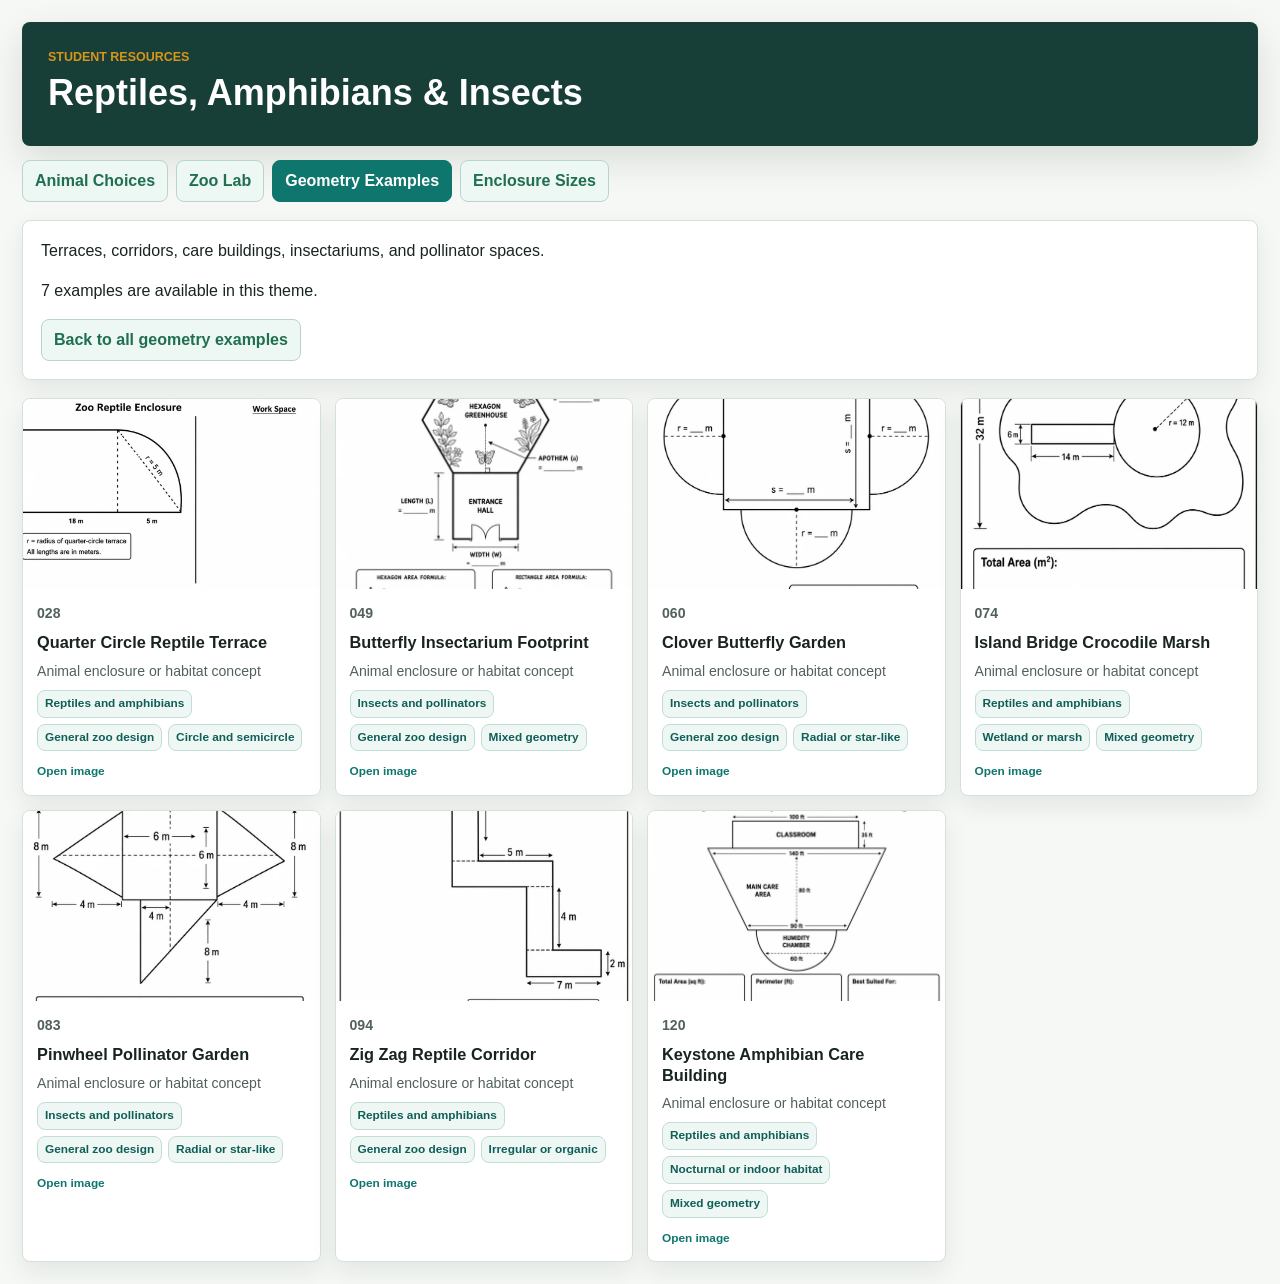
<file: geometry/reptiles-amphibians-insects.html>
<!doctype html>
<html lang="en">
  <head>
    <meta charset="utf-8">
    <meta name="viewport" content="width=device-width, initial-scale=1">
    <title>Reptiles, Amphibians & Insects</title>
    <meta name="description" content="Student-facing Design a Zoo geometry examples.">
    <link rel="stylesheet" href="../styles.css">
  </head>
  <body>
    <div class="app-shell student-page">
      <header class="topbar">
        <div>
          <p class="eyebrow">Student resources</p>
          <h1>Reptiles, Amphibians & Insects</h1>
        </div>
      </header>

      <nav class="site-nav" aria-label="Student pages">
        <a class="" href="../index.html">Animal Choices</a>
        <a class="" href="../tools.html">Zoo Lab</a>
        <a class="active" href="../geometry.html">Geometry Examples</a>
        <a class="" href="../enclosure-examples.html">Enclosure Sizes</a>
      </nav>


          <section class="page-intro">
            <p>Terraces, corridors, care buildings, insectariums, and pollinator spaces.</p>
            <p>7 examples are available in this theme.</p>
            <a class="ghost-button nav-button" href="../geometry.html">Back to all geometry examples</a>
          </section>
          <section class="resource-grid" aria-label="Reptiles, Amphibians & Insects examples">

      <article class="resource-card">
        <a class="resource-image-link" href="../assets/geometry/reptiles-amphibians-insects/028_quarter-circle-reptile-terrace.webp" target="_blank" rel="noopener noreferrer">
          <img src="../assets/geometry/reptiles-amphibians-insects/028_quarter-circle-reptile-terrace.webp" alt="Quarter Circle Reptile Terrace geometry example" loading="lazy">
        </a>
        <div class="resource-card-body">
          <p class="eyebrow">028</p>
          <h3>Quarter Circle Reptile Terrace</h3>
          <p>Animal enclosure or habitat concept</p>
          <div class="resource-meta">
            <span>Reptiles and amphibians</span>
            <span>General zoo design</span>
            <span>Circle and semicircle</span>
          </div>
          <a class="table-credit" href="../assets/geometry/reptiles-amphibians-insects/028_quarter-circle-reptile-terrace.webp" target="_blank" rel="noopener noreferrer">Open image</a>
        </div>
      </article>


      <article class="resource-card">
        <a class="resource-image-link" href="../assets/geometry/reptiles-amphibians-insects/049_butterfly-insectarium-footprint.webp" target="_blank" rel="noopener noreferrer">
          <img src="../assets/geometry/reptiles-amphibians-insects/049_butterfly-insectarium-footprint.webp" alt="Butterfly Insectarium Footprint geometry example" loading="lazy">
        </a>
        <div class="resource-card-body">
          <p class="eyebrow">049</p>
          <h3>Butterfly Insectarium Footprint</h3>
          <p>Animal enclosure or habitat concept</p>
          <div class="resource-meta">
            <span>Insects and pollinators</span>
            <span>General zoo design</span>
            <span>Mixed geometry</span>
          </div>
          <a class="table-credit" href="../assets/geometry/reptiles-amphibians-insects/049_butterfly-insectarium-footprint.webp" target="_blank" rel="noopener noreferrer">Open image</a>
        </div>
      </article>


      <article class="resource-card">
        <a class="resource-image-link" href="../assets/geometry/reptiles-amphibians-insects/060_clover-butterfly-garden.webp" target="_blank" rel="noopener noreferrer">
          <img src="../assets/geometry/reptiles-amphibians-insects/060_clover-butterfly-garden.webp" alt="Clover Butterfly Garden geometry example" loading="lazy">
        </a>
        <div class="resource-card-body">
          <p class="eyebrow">060</p>
          <h3>Clover Butterfly Garden</h3>
          <p>Animal enclosure or habitat concept</p>
          <div class="resource-meta">
            <span>Insects and pollinators</span>
            <span>General zoo design</span>
            <span>Radial or star-like</span>
          </div>
          <a class="table-credit" href="../assets/geometry/reptiles-amphibians-insects/060_clover-butterfly-garden.webp" target="_blank" rel="noopener noreferrer">Open image</a>
        </div>
      </article>


      <article class="resource-card">
        <a class="resource-image-link" href="../assets/geometry/reptiles-amphibians-insects/074_island-bridge-crocodile-marsh.webp" target="_blank" rel="noopener noreferrer">
          <img src="../assets/geometry/reptiles-amphibians-insects/074_island-bridge-crocodile-marsh.webp" alt="Island Bridge Crocodile Marsh geometry example" loading="lazy">
        </a>
        <div class="resource-card-body">
          <p class="eyebrow">074</p>
          <h3>Island Bridge Crocodile Marsh</h3>
          <p>Animal enclosure or habitat concept</p>
          <div class="resource-meta">
            <span>Reptiles and amphibians</span>
            <span>Wetland or marsh</span>
            <span>Mixed geometry</span>
          </div>
          <a class="table-credit" href="../assets/geometry/reptiles-amphibians-insects/074_island-bridge-crocodile-marsh.webp" target="_blank" rel="noopener noreferrer">Open image</a>
        </div>
      </article>


      <article class="resource-card">
        <a class="resource-image-link" href="../assets/geometry/reptiles-amphibians-insects/083_pinwheel-pollinator-garden.webp" target="_blank" rel="noopener noreferrer">
          <img src="../assets/geometry/reptiles-amphibians-insects/083_pinwheel-pollinator-garden.webp" alt="Pinwheel Pollinator Garden geometry example" loading="lazy">
        </a>
        <div class="resource-card-body">
          <p class="eyebrow">083</p>
          <h3>Pinwheel Pollinator Garden</h3>
          <p>Animal enclosure or habitat concept</p>
          <div class="resource-meta">
            <span>Insects and pollinators</span>
            <span>General zoo design</span>
            <span>Radial or star-like</span>
          </div>
          <a class="table-credit" href="../assets/geometry/reptiles-amphibians-insects/083_pinwheel-pollinator-garden.webp" target="_blank" rel="noopener noreferrer">Open image</a>
        </div>
      </article>


      <article class="resource-card">
        <a class="resource-image-link" href="../assets/geometry/reptiles-amphibians-insects/094_zig-zag-reptile-corridor.webp" target="_blank" rel="noopener noreferrer">
          <img src="../assets/geometry/reptiles-amphibians-insects/094_zig-zag-reptile-corridor.webp" alt="Zig Zag Reptile Corridor geometry example" loading="lazy">
        </a>
        <div class="resource-card-body">
          <p class="eyebrow">094</p>
          <h3>Zig Zag Reptile Corridor</h3>
          <p>Animal enclosure or habitat concept</p>
          <div class="resource-meta">
            <span>Reptiles and amphibians</span>
            <span>General zoo design</span>
            <span>Irregular or organic</span>
          </div>
          <a class="table-credit" href="../assets/geometry/reptiles-amphibians-insects/094_zig-zag-reptile-corridor.webp" target="_blank" rel="noopener noreferrer">Open image</a>
        </div>
      </article>


      <article class="resource-card">
        <a class="resource-image-link" href="../assets/geometry/reptiles-amphibians-insects/120_keystone-amphibian-care-building.webp" target="_blank" rel="noopener noreferrer">
          <img src="../assets/geometry/reptiles-amphibians-insects/120_keystone-amphibian-care-building.webp" alt="Keystone Amphibian Care Building geometry example" loading="lazy">
        </a>
        <div class="resource-card-body">
          <p class="eyebrow">120</p>
          <h3>Keystone Amphibian Care Building</h3>
          <p>Animal enclosure or habitat concept</p>
          <div class="resource-meta">
            <span>Reptiles and amphibians</span>
            <span>Nocturnal or indoor habitat</span>
            <span>Mixed geometry</span>
          </div>
          <a class="table-credit" href="../assets/geometry/reptiles-amphibians-insects/120_keystone-amphibian-care-building.webp" target="_blank" rel="noopener noreferrer">Open image</a>
        </div>
      </article>

          </section>

    </div>
  </body>
</html>
</file>
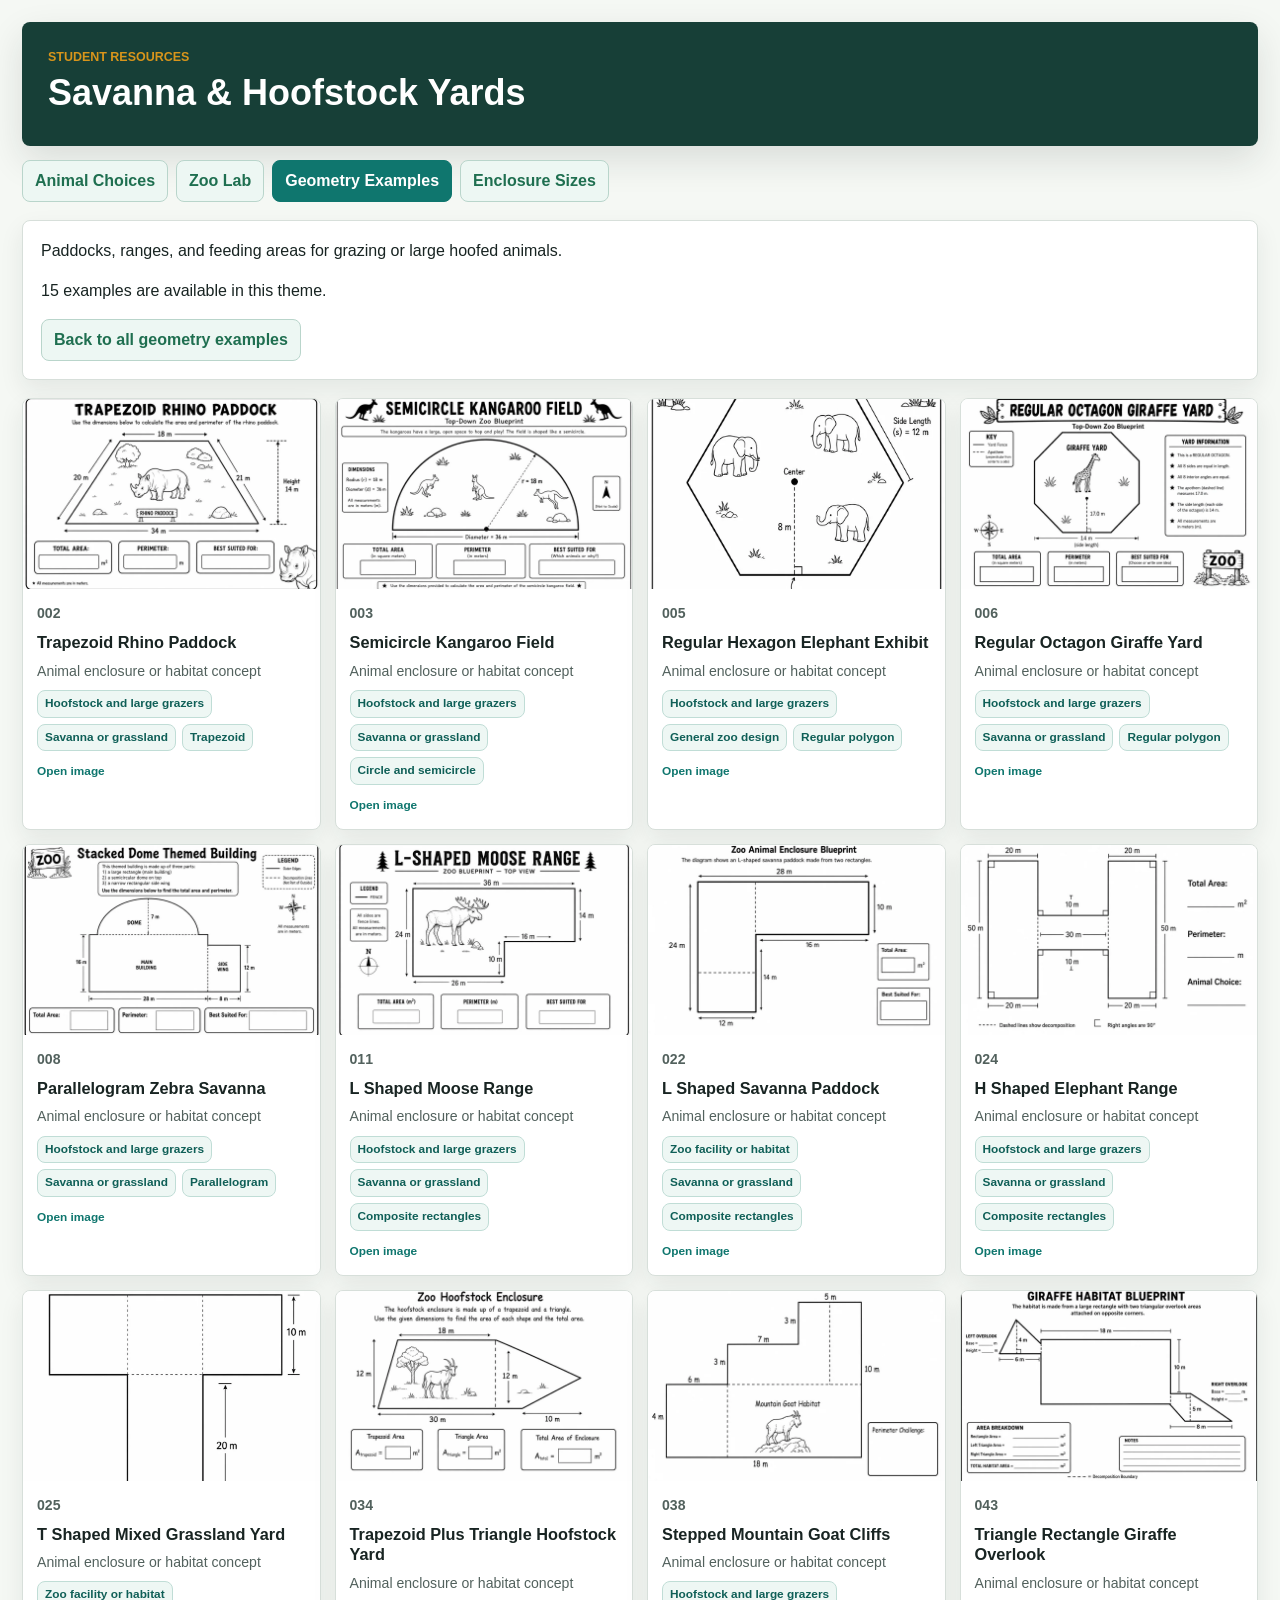
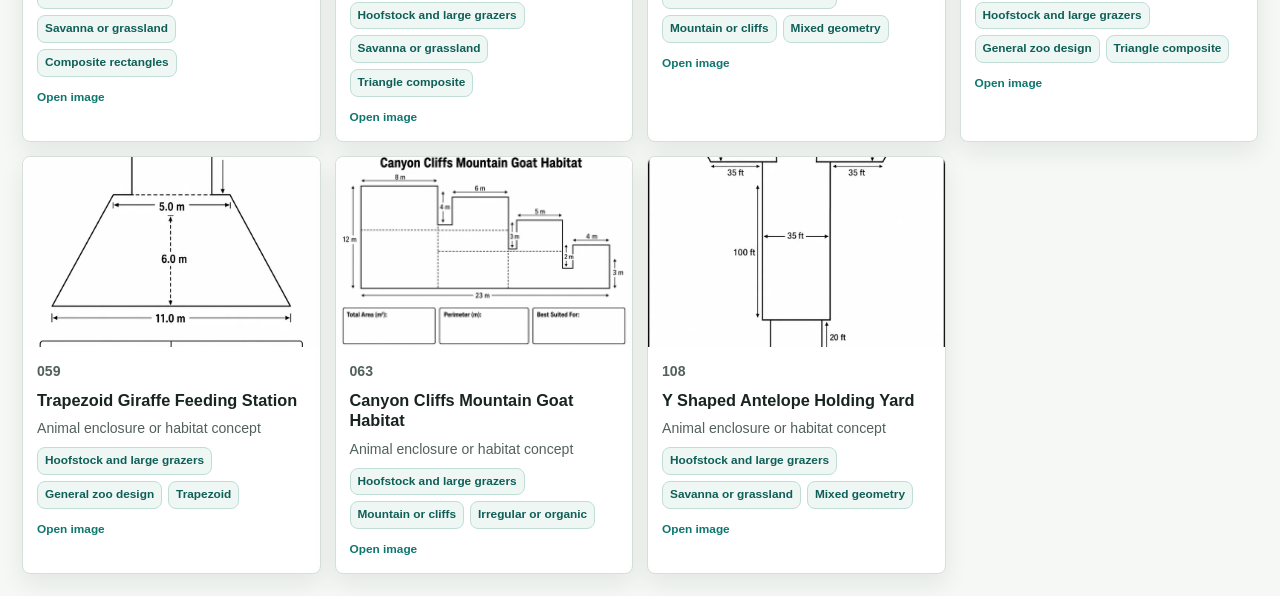
<file: geometry/savanna-hoofstock-yards.html>
<!doctype html>
<html lang="en">
  <head>
    <meta charset="utf-8">
    <meta name="viewport" content="width=device-width, initial-scale=1">
    <title>Savanna & Hoofstock Yards</title>
    <meta name="description" content="Student-facing Design a Zoo geometry examples.">
    <link rel="stylesheet" href="../styles.css">
  </head>
  <body>
    <div class="app-shell student-page">
      <header class="topbar">
        <div>
          <p class="eyebrow">Student resources</p>
          <h1>Savanna & Hoofstock Yards</h1>
        </div>
      </header>

      <nav class="site-nav" aria-label="Student pages">
        <a class="" href="../index.html">Animal Choices</a>
        <a class="" href="../tools.html">Zoo Lab</a>
        <a class="active" href="../geometry.html">Geometry Examples</a>
        <a class="" href="../enclosure-examples.html">Enclosure Sizes</a>
      </nav>


          <section class="page-intro">
            <p>Paddocks, ranges, and feeding areas for grazing or large hoofed animals.</p>
            <p>15 examples are available in this theme.</p>
            <a class="ghost-button nav-button" href="../geometry.html">Back to all geometry examples</a>
          </section>
          <section class="resource-grid" aria-label="Savanna & Hoofstock Yards examples">

      <article class="resource-card">
        <a class="resource-image-link" href="../assets/geometry/savanna-hoofstock-yards/002_trapezoid-rhino-paddock.webp" target="_blank" rel="noopener noreferrer">
          <img src="../assets/geometry/savanna-hoofstock-yards/002_trapezoid-rhino-paddock.webp" alt="Trapezoid Rhino Paddock geometry example" loading="lazy">
        </a>
        <div class="resource-card-body">
          <p class="eyebrow">002</p>
          <h3>Trapezoid Rhino Paddock</h3>
          <p>Animal enclosure or habitat concept</p>
          <div class="resource-meta">
            <span>Hoofstock and large grazers</span>
            <span>Savanna or grassland</span>
            <span>Trapezoid</span>
          </div>
          <a class="table-credit" href="../assets/geometry/savanna-hoofstock-yards/002_trapezoid-rhino-paddock.webp" target="_blank" rel="noopener noreferrer">Open image</a>
        </div>
      </article>


      <article class="resource-card">
        <a class="resource-image-link" href="../assets/geometry/savanna-hoofstock-yards/003_semicircle-kangaroo-field.webp" target="_blank" rel="noopener noreferrer">
          <img src="../assets/geometry/savanna-hoofstock-yards/003_semicircle-kangaroo-field.webp" alt="Semicircle Kangaroo Field geometry example" loading="lazy">
        </a>
        <div class="resource-card-body">
          <p class="eyebrow">003</p>
          <h3>Semicircle Kangaroo Field</h3>
          <p>Animal enclosure or habitat concept</p>
          <div class="resource-meta">
            <span>Hoofstock and large grazers</span>
            <span>Savanna or grassland</span>
            <span>Circle and semicircle</span>
          </div>
          <a class="table-credit" href="../assets/geometry/savanna-hoofstock-yards/003_semicircle-kangaroo-field.webp" target="_blank" rel="noopener noreferrer">Open image</a>
        </div>
      </article>


      <article class="resource-card">
        <a class="resource-image-link" href="../assets/geometry/savanna-hoofstock-yards/005_regular-hexagon-elephant-exhibit.webp" target="_blank" rel="noopener noreferrer">
          <img src="../assets/geometry/savanna-hoofstock-yards/005_regular-hexagon-elephant-exhibit.webp" alt="Regular Hexagon Elephant Exhibit geometry example" loading="lazy">
        </a>
        <div class="resource-card-body">
          <p class="eyebrow">005</p>
          <h3>Regular Hexagon Elephant Exhibit</h3>
          <p>Animal enclosure or habitat concept</p>
          <div class="resource-meta">
            <span>Hoofstock and large grazers</span>
            <span>General zoo design</span>
            <span>Regular polygon</span>
          </div>
          <a class="table-credit" href="../assets/geometry/savanna-hoofstock-yards/005_regular-hexagon-elephant-exhibit.webp" target="_blank" rel="noopener noreferrer">Open image</a>
        </div>
      </article>


      <article class="resource-card">
        <a class="resource-image-link" href="../assets/geometry/savanna-hoofstock-yards/006_regular-octagon-giraffe-yard.webp" target="_blank" rel="noopener noreferrer">
          <img src="../assets/geometry/savanna-hoofstock-yards/006_regular-octagon-giraffe-yard.webp" alt="Regular Octagon Giraffe Yard geometry example" loading="lazy">
        </a>
        <div class="resource-card-body">
          <p class="eyebrow">006</p>
          <h3>Regular Octagon Giraffe Yard</h3>
          <p>Animal enclosure or habitat concept</p>
          <div class="resource-meta">
            <span>Hoofstock and large grazers</span>
            <span>Savanna or grassland</span>
            <span>Regular polygon</span>
          </div>
          <a class="table-credit" href="../assets/geometry/savanna-hoofstock-yards/006_regular-octagon-giraffe-yard.webp" target="_blank" rel="noopener noreferrer">Open image</a>
        </div>
      </article>


      <article class="resource-card">
        <a class="resource-image-link" href="../assets/geometry/savanna-hoofstock-yards/008_parallelogram-zebra-savanna.webp" target="_blank" rel="noopener noreferrer">
          <img src="../assets/geometry/savanna-hoofstock-yards/008_parallelogram-zebra-savanna.webp" alt="Parallelogram Zebra Savanna geometry example" loading="lazy">
        </a>
        <div class="resource-card-body">
          <p class="eyebrow">008</p>
          <h3>Parallelogram Zebra Savanna</h3>
          <p>Animal enclosure or habitat concept</p>
          <div class="resource-meta">
            <span>Hoofstock and large grazers</span>
            <span>Savanna or grassland</span>
            <span>Parallelogram</span>
          </div>
          <a class="table-credit" href="../assets/geometry/savanna-hoofstock-yards/008_parallelogram-zebra-savanna.webp" target="_blank" rel="noopener noreferrer">Open image</a>
        </div>
      </article>


      <article class="resource-card">
        <a class="resource-image-link" href="../assets/geometry/savanna-hoofstock-yards/011_l-shaped-moose-range.webp" target="_blank" rel="noopener noreferrer">
          <img src="../assets/geometry/savanna-hoofstock-yards/011_l-shaped-moose-range.webp" alt="L Shaped Moose Range geometry example" loading="lazy">
        </a>
        <div class="resource-card-body">
          <p class="eyebrow">011</p>
          <h3>L Shaped Moose Range</h3>
          <p>Animal enclosure or habitat concept</p>
          <div class="resource-meta">
            <span>Hoofstock and large grazers</span>
            <span>Savanna or grassland</span>
            <span>Composite rectangles</span>
          </div>
          <a class="table-credit" href="../assets/geometry/savanna-hoofstock-yards/011_l-shaped-moose-range.webp" target="_blank" rel="noopener noreferrer">Open image</a>
        </div>
      </article>


      <article class="resource-card">
        <a class="resource-image-link" href="../assets/geometry/savanna-hoofstock-yards/022_l-shaped-savanna-paddock.webp" target="_blank" rel="noopener noreferrer">
          <img src="../assets/geometry/savanna-hoofstock-yards/022_l-shaped-savanna-paddock.webp" alt="L Shaped Savanna Paddock geometry example" loading="lazy">
        </a>
        <div class="resource-card-body">
          <p class="eyebrow">022</p>
          <h3>L Shaped Savanna Paddock</h3>
          <p>Animal enclosure or habitat concept</p>
          <div class="resource-meta">
            <span>Zoo facility or habitat</span>
            <span>Savanna or grassland</span>
            <span>Composite rectangles</span>
          </div>
          <a class="table-credit" href="../assets/geometry/savanna-hoofstock-yards/022_l-shaped-savanna-paddock.webp" target="_blank" rel="noopener noreferrer">Open image</a>
        </div>
      </article>


      <article class="resource-card">
        <a class="resource-image-link" href="../assets/geometry/savanna-hoofstock-yards/024_h-shaped-elephant-range.webp" target="_blank" rel="noopener noreferrer">
          <img src="../assets/geometry/savanna-hoofstock-yards/024_h-shaped-elephant-range.webp" alt="H Shaped Elephant Range geometry example" loading="lazy">
        </a>
        <div class="resource-card-body">
          <p class="eyebrow">024</p>
          <h3>H Shaped Elephant Range</h3>
          <p>Animal enclosure or habitat concept</p>
          <div class="resource-meta">
            <span>Hoofstock and large grazers</span>
            <span>Savanna or grassland</span>
            <span>Composite rectangles</span>
          </div>
          <a class="table-credit" href="../assets/geometry/savanna-hoofstock-yards/024_h-shaped-elephant-range.webp" target="_blank" rel="noopener noreferrer">Open image</a>
        </div>
      </article>


      <article class="resource-card">
        <a class="resource-image-link" href="../assets/geometry/savanna-hoofstock-yards/025_t-shaped-mixed-grassland-yard.webp" target="_blank" rel="noopener noreferrer">
          <img src="../assets/geometry/savanna-hoofstock-yards/025_t-shaped-mixed-grassland-yard.webp" alt="T Shaped Mixed Grassland Yard geometry example" loading="lazy">
        </a>
        <div class="resource-card-body">
          <p class="eyebrow">025</p>
          <h3>T Shaped Mixed Grassland Yard</h3>
          <p>Animal enclosure or habitat concept</p>
          <div class="resource-meta">
            <span>Zoo facility or habitat</span>
            <span>Savanna or grassland</span>
            <span>Composite rectangles</span>
          </div>
          <a class="table-credit" href="../assets/geometry/savanna-hoofstock-yards/025_t-shaped-mixed-grassland-yard.webp" target="_blank" rel="noopener noreferrer">Open image</a>
        </div>
      </article>


      <article class="resource-card">
        <a class="resource-image-link" href="../assets/geometry/savanna-hoofstock-yards/034_trapezoid-plus-triangle-hoofstock-yard.webp" target="_blank" rel="noopener noreferrer">
          <img src="../assets/geometry/savanna-hoofstock-yards/034_trapezoid-plus-triangle-hoofstock-yard.webp" alt="Trapezoid Plus Triangle Hoofstock Yard geometry example" loading="lazy">
        </a>
        <div class="resource-card-body">
          <p class="eyebrow">034</p>
          <h3>Trapezoid Plus Triangle Hoofstock Yard</h3>
          <p>Animal enclosure or habitat concept</p>
          <div class="resource-meta">
            <span>Hoofstock and large grazers</span>
            <span>Savanna or grassland</span>
            <span>Triangle composite</span>
          </div>
          <a class="table-credit" href="../assets/geometry/savanna-hoofstock-yards/034_trapezoid-plus-triangle-hoofstock-yard.webp" target="_blank" rel="noopener noreferrer">Open image</a>
        </div>
      </article>


      <article class="resource-card">
        <a class="resource-image-link" href="../assets/geometry/savanna-hoofstock-yards/038_stepped-mountain-goat-cliffs.webp" target="_blank" rel="noopener noreferrer">
          <img src="../assets/geometry/savanna-hoofstock-yards/038_stepped-mountain-goat-cliffs.webp" alt="Stepped Mountain Goat Cliffs geometry example" loading="lazy">
        </a>
        <div class="resource-card-body">
          <p class="eyebrow">038</p>
          <h3>Stepped Mountain Goat Cliffs</h3>
          <p>Animal enclosure or habitat concept</p>
          <div class="resource-meta">
            <span>Hoofstock and large grazers</span>
            <span>Mountain or cliffs</span>
            <span>Mixed geometry</span>
          </div>
          <a class="table-credit" href="../assets/geometry/savanna-hoofstock-yards/038_stepped-mountain-goat-cliffs.webp" target="_blank" rel="noopener noreferrer">Open image</a>
        </div>
      </article>


      <article class="resource-card">
        <a class="resource-image-link" href="../assets/geometry/savanna-hoofstock-yards/043_triangle-rectangle-giraffe-overlook.webp" target="_blank" rel="noopener noreferrer">
          <img src="../assets/geometry/savanna-hoofstock-yards/043_triangle-rectangle-giraffe-overlook.webp" alt="Triangle Rectangle Giraffe Overlook geometry example" loading="lazy">
        </a>
        <div class="resource-card-body">
          <p class="eyebrow">043</p>
          <h3>Triangle Rectangle Giraffe Overlook</h3>
          <p>Animal enclosure or habitat concept</p>
          <div class="resource-meta">
            <span>Hoofstock and large grazers</span>
            <span>General zoo design</span>
            <span>Triangle composite</span>
          </div>
          <a class="table-credit" href="../assets/geometry/savanna-hoofstock-yards/043_triangle-rectangle-giraffe-overlook.webp" target="_blank" rel="noopener noreferrer">Open image</a>
        </div>
      </article>


      <article class="resource-card">
        <a class="resource-image-link" href="../assets/geometry/savanna-hoofstock-yards/059_trapezoid-giraffe-feeding-station.webp" target="_blank" rel="noopener noreferrer">
          <img src="../assets/geometry/savanna-hoofstock-yards/059_trapezoid-giraffe-feeding-station.webp" alt="Trapezoid Giraffe Feeding Station geometry example" loading="lazy">
        </a>
        <div class="resource-card-body">
          <p class="eyebrow">059</p>
          <h3>Trapezoid Giraffe Feeding Station</h3>
          <p>Animal enclosure or habitat concept</p>
          <div class="resource-meta">
            <span>Hoofstock and large grazers</span>
            <span>General zoo design</span>
            <span>Trapezoid</span>
          </div>
          <a class="table-credit" href="../assets/geometry/savanna-hoofstock-yards/059_trapezoid-giraffe-feeding-station.webp" target="_blank" rel="noopener noreferrer">Open image</a>
        </div>
      </article>


      <article class="resource-card">
        <a class="resource-image-link" href="../assets/geometry/savanna-hoofstock-yards/063_canyon-cliffs-mountain-goat-habitat.webp" target="_blank" rel="noopener noreferrer">
          <img src="../assets/geometry/savanna-hoofstock-yards/063_canyon-cliffs-mountain-goat-habitat.webp" alt="Canyon Cliffs Mountain Goat Habitat geometry example" loading="lazy">
        </a>
        <div class="resource-card-body">
          <p class="eyebrow">063</p>
          <h3>Canyon Cliffs Mountain Goat Habitat</h3>
          <p>Animal enclosure or habitat concept</p>
          <div class="resource-meta">
            <span>Hoofstock and large grazers</span>
            <span>Mountain or cliffs</span>
            <span>Irregular or organic</span>
          </div>
          <a class="table-credit" href="../assets/geometry/savanna-hoofstock-yards/063_canyon-cliffs-mountain-goat-habitat.webp" target="_blank" rel="noopener noreferrer">Open image</a>
        </div>
      </article>


      <article class="resource-card">
        <a class="resource-image-link" href="../assets/geometry/savanna-hoofstock-yards/108_y-shaped-antelope-holding-yard.webp" target="_blank" rel="noopener noreferrer">
          <img src="../assets/geometry/savanna-hoofstock-yards/108_y-shaped-antelope-holding-yard.webp" alt="Y Shaped Antelope Holding Yard geometry example" loading="lazy">
        </a>
        <div class="resource-card-body">
          <p class="eyebrow">108</p>
          <h3>Y Shaped Antelope Holding Yard</h3>
          <p>Animal enclosure or habitat concept</p>
          <div class="resource-meta">
            <span>Hoofstock and large grazers</span>
            <span>Savanna or grassland</span>
            <span>Mixed geometry</span>
          </div>
          <a class="table-credit" href="../assets/geometry/savanna-hoofstock-yards/108_y-shaped-antelope-holding-yard.webp" target="_blank" rel="noopener noreferrer">Open image</a>
        </div>
      </article>

          </section>

    </div>
  </body>
</html>
</file>
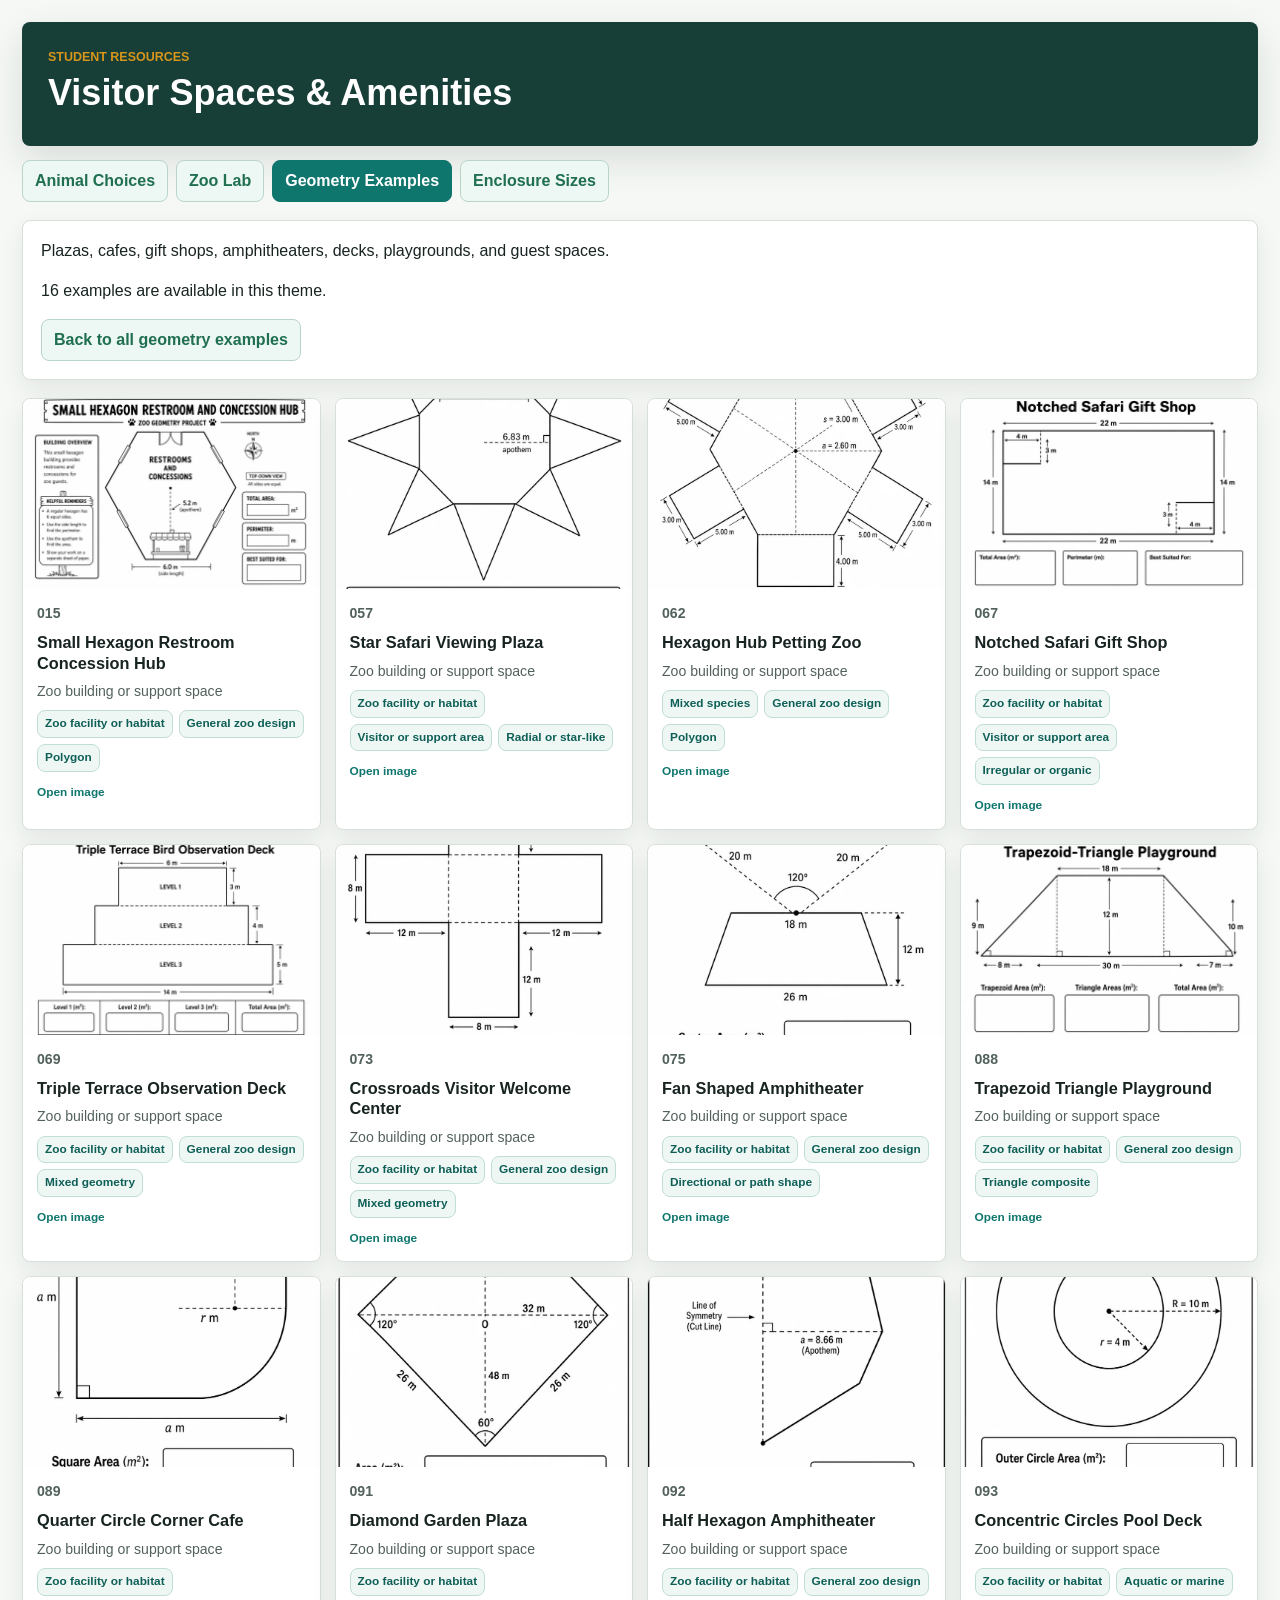
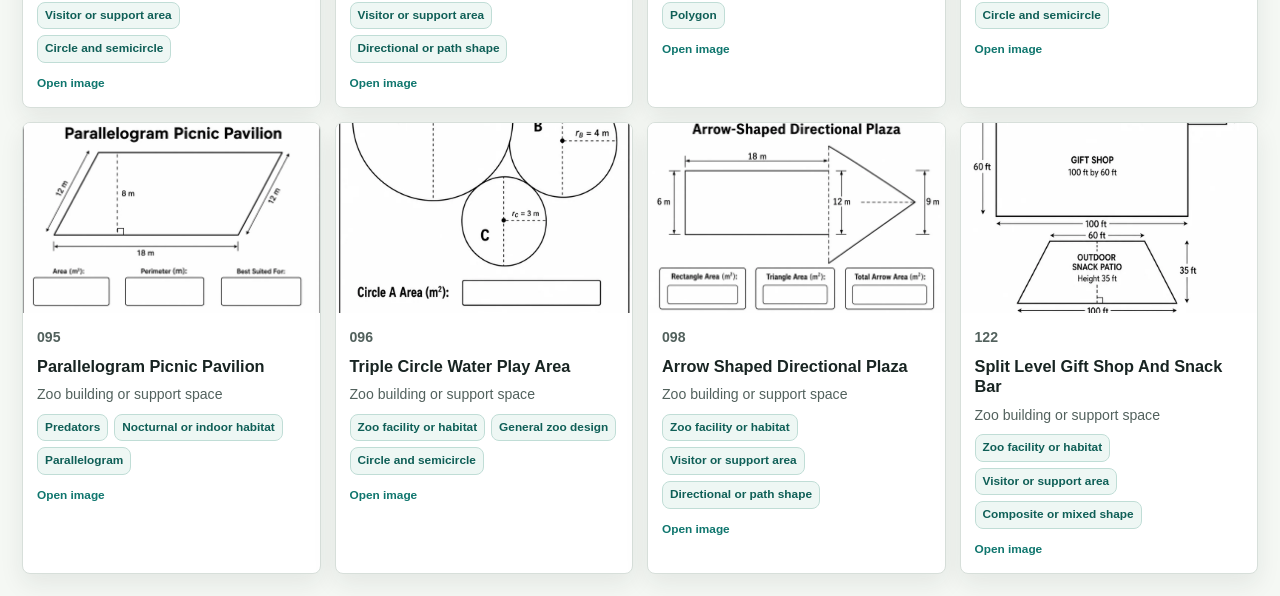
<file: geometry/visitor-spaces-amenities.html>
<!doctype html>
<html lang="en">
  <head>
    <meta charset="utf-8">
    <meta name="viewport" content="width=device-width, initial-scale=1">
    <title>Visitor Spaces & Amenities</title>
    <meta name="description" content="Student-facing Design a Zoo geometry examples.">
    <link rel="stylesheet" href="../styles.css">
  </head>
  <body>
    <div class="app-shell student-page">
      <header class="topbar">
        <div>
          <p class="eyebrow">Student resources</p>
          <h1>Visitor Spaces & Amenities</h1>
        </div>
      </header>

      <nav class="site-nav" aria-label="Student pages">
        <a class="" href="../index.html">Animal Choices</a>
        <a class="" href="../tools.html">Zoo Lab</a>
        <a class="active" href="../geometry.html">Geometry Examples</a>
        <a class="" href="../enclosure-examples.html">Enclosure Sizes</a>
      </nav>


          <section class="page-intro">
            <p>Plazas, cafes, gift shops, amphitheaters, decks, playgrounds, and guest spaces.</p>
            <p>16 examples are available in this theme.</p>
            <a class="ghost-button nav-button" href="../geometry.html">Back to all geometry examples</a>
          </section>
          <section class="resource-grid" aria-label="Visitor Spaces & Amenities examples">

      <article class="resource-card">
        <a class="resource-image-link" href="../assets/geometry/visitor-spaces-amenities/015_small-hexagon-restroom-concession-hub.webp" target="_blank" rel="noopener noreferrer">
          <img src="../assets/geometry/visitor-spaces-amenities/015_small-hexagon-restroom-concession-hub.webp" alt="Small Hexagon Restroom Concession Hub geometry example" loading="lazy">
        </a>
        <div class="resource-card-body">
          <p class="eyebrow">015</p>
          <h3>Small Hexagon Restroom Concession Hub</h3>
          <p>Zoo building or support space</p>
          <div class="resource-meta">
            <span>Zoo facility or habitat</span>
            <span>General zoo design</span>
            <span>Polygon</span>
          </div>
          <a class="table-credit" href="../assets/geometry/visitor-spaces-amenities/015_small-hexagon-restroom-concession-hub.webp" target="_blank" rel="noopener noreferrer">Open image</a>
        </div>
      </article>


      <article class="resource-card">
        <a class="resource-image-link" href="../assets/geometry/visitor-spaces-amenities/057_star-safari-viewing-plaza.webp" target="_blank" rel="noopener noreferrer">
          <img src="../assets/geometry/visitor-spaces-amenities/057_star-safari-viewing-plaza.webp" alt="Star Safari Viewing Plaza geometry example" loading="lazy">
        </a>
        <div class="resource-card-body">
          <p class="eyebrow">057</p>
          <h3>Star Safari Viewing Plaza</h3>
          <p>Zoo building or support space</p>
          <div class="resource-meta">
            <span>Zoo facility or habitat</span>
            <span>Visitor or support area</span>
            <span>Radial or star-like</span>
          </div>
          <a class="table-credit" href="../assets/geometry/visitor-spaces-amenities/057_star-safari-viewing-plaza.webp" target="_blank" rel="noopener noreferrer">Open image</a>
        </div>
      </article>


      <article class="resource-card">
        <a class="resource-image-link" href="../assets/geometry/visitor-spaces-amenities/062_hexagon-hub-petting-zoo.webp" target="_blank" rel="noopener noreferrer">
          <img src="../assets/geometry/visitor-spaces-amenities/062_hexagon-hub-petting-zoo.webp" alt="Hexagon Hub Petting Zoo geometry example" loading="lazy">
        </a>
        <div class="resource-card-body">
          <p class="eyebrow">062</p>
          <h3>Hexagon Hub Petting Zoo</h3>
          <p>Zoo building or support space</p>
          <div class="resource-meta">
            <span>Mixed species</span>
            <span>General zoo design</span>
            <span>Polygon</span>
          </div>
          <a class="table-credit" href="../assets/geometry/visitor-spaces-amenities/062_hexagon-hub-petting-zoo.webp" target="_blank" rel="noopener noreferrer">Open image</a>
        </div>
      </article>


      <article class="resource-card">
        <a class="resource-image-link" href="../assets/geometry/visitor-spaces-amenities/067_notched-safari-gift-shop.webp" target="_blank" rel="noopener noreferrer">
          <img src="../assets/geometry/visitor-spaces-amenities/067_notched-safari-gift-shop.webp" alt="Notched Safari Gift Shop geometry example" loading="lazy">
        </a>
        <div class="resource-card-body">
          <p class="eyebrow">067</p>
          <h3>Notched Safari Gift Shop</h3>
          <p>Zoo building or support space</p>
          <div class="resource-meta">
            <span>Zoo facility or habitat</span>
            <span>Visitor or support area</span>
            <span>Irregular or organic</span>
          </div>
          <a class="table-credit" href="../assets/geometry/visitor-spaces-amenities/067_notched-safari-gift-shop.webp" target="_blank" rel="noopener noreferrer">Open image</a>
        </div>
      </article>


      <article class="resource-card">
        <a class="resource-image-link" href="../assets/geometry/visitor-spaces-amenities/069_triple-terrace-observation-deck.webp" target="_blank" rel="noopener noreferrer">
          <img src="../assets/geometry/visitor-spaces-amenities/069_triple-terrace-observation-deck.webp" alt="Triple Terrace Observation Deck geometry example" loading="lazy">
        </a>
        <div class="resource-card-body">
          <p class="eyebrow">069</p>
          <h3>Triple Terrace Observation Deck</h3>
          <p>Zoo building or support space</p>
          <div class="resource-meta">
            <span>Zoo facility or habitat</span>
            <span>General zoo design</span>
            <span>Mixed geometry</span>
          </div>
          <a class="table-credit" href="../assets/geometry/visitor-spaces-amenities/069_triple-terrace-observation-deck.webp" target="_blank" rel="noopener noreferrer">Open image</a>
        </div>
      </article>


      <article class="resource-card">
        <a class="resource-image-link" href="../assets/geometry/visitor-spaces-amenities/073_crossroads-visitor-welcome-center.webp" target="_blank" rel="noopener noreferrer">
          <img src="../assets/geometry/visitor-spaces-amenities/073_crossroads-visitor-welcome-center.webp" alt="Crossroads Visitor Welcome Center geometry example" loading="lazy">
        </a>
        <div class="resource-card-body">
          <p class="eyebrow">073</p>
          <h3>Crossroads Visitor Welcome Center</h3>
          <p>Zoo building or support space</p>
          <div class="resource-meta">
            <span>Zoo facility or habitat</span>
            <span>General zoo design</span>
            <span>Mixed geometry</span>
          </div>
          <a class="table-credit" href="../assets/geometry/visitor-spaces-amenities/073_crossroads-visitor-welcome-center.webp" target="_blank" rel="noopener noreferrer">Open image</a>
        </div>
      </article>


      <article class="resource-card">
        <a class="resource-image-link" href="../assets/geometry/visitor-spaces-amenities/075_fan-shaped-amphitheater.webp" target="_blank" rel="noopener noreferrer">
          <img src="../assets/geometry/visitor-spaces-amenities/075_fan-shaped-amphitheater.webp" alt="Fan Shaped Amphitheater geometry example" loading="lazy">
        </a>
        <div class="resource-card-body">
          <p class="eyebrow">075</p>
          <h3>Fan Shaped Amphitheater</h3>
          <p>Zoo building or support space</p>
          <div class="resource-meta">
            <span>Zoo facility or habitat</span>
            <span>General zoo design</span>
            <span>Directional or path shape</span>
          </div>
          <a class="table-credit" href="../assets/geometry/visitor-spaces-amenities/075_fan-shaped-amphitheater.webp" target="_blank" rel="noopener noreferrer">Open image</a>
        </div>
      </article>


      <article class="resource-card">
        <a class="resource-image-link" href="../assets/geometry/visitor-spaces-amenities/088_trapezoid-triangle-playground.webp" target="_blank" rel="noopener noreferrer">
          <img src="../assets/geometry/visitor-spaces-amenities/088_trapezoid-triangle-playground.webp" alt="Trapezoid Triangle Playground geometry example" loading="lazy">
        </a>
        <div class="resource-card-body">
          <p class="eyebrow">088</p>
          <h3>Trapezoid Triangle Playground</h3>
          <p>Zoo building or support space</p>
          <div class="resource-meta">
            <span>Zoo facility or habitat</span>
            <span>General zoo design</span>
            <span>Triangle composite</span>
          </div>
          <a class="table-credit" href="../assets/geometry/visitor-spaces-amenities/088_trapezoid-triangle-playground.webp" target="_blank" rel="noopener noreferrer">Open image</a>
        </div>
      </article>


      <article class="resource-card">
        <a class="resource-image-link" href="../assets/geometry/visitor-spaces-amenities/089_quarter-circle-corner-cafe.webp" target="_blank" rel="noopener noreferrer">
          <img src="../assets/geometry/visitor-spaces-amenities/089_quarter-circle-corner-cafe.webp" alt="Quarter Circle Corner Cafe geometry example" loading="lazy">
        </a>
        <div class="resource-card-body">
          <p class="eyebrow">089</p>
          <h3>Quarter Circle Corner Cafe</h3>
          <p>Zoo building or support space</p>
          <div class="resource-meta">
            <span>Zoo facility or habitat</span>
            <span>Visitor or support area</span>
            <span>Circle and semicircle</span>
          </div>
          <a class="table-credit" href="../assets/geometry/visitor-spaces-amenities/089_quarter-circle-corner-cafe.webp" target="_blank" rel="noopener noreferrer">Open image</a>
        </div>
      </article>


      <article class="resource-card">
        <a class="resource-image-link" href="../assets/geometry/visitor-spaces-amenities/091_diamond-garden-plaza.webp" target="_blank" rel="noopener noreferrer">
          <img src="../assets/geometry/visitor-spaces-amenities/091_diamond-garden-plaza.webp" alt="Diamond Garden Plaza geometry example" loading="lazy">
        </a>
        <div class="resource-card-body">
          <p class="eyebrow">091</p>
          <h3>Diamond Garden Plaza</h3>
          <p>Zoo building or support space</p>
          <div class="resource-meta">
            <span>Zoo facility or habitat</span>
            <span>Visitor or support area</span>
            <span>Directional or path shape</span>
          </div>
          <a class="table-credit" href="../assets/geometry/visitor-spaces-amenities/091_diamond-garden-plaza.webp" target="_blank" rel="noopener noreferrer">Open image</a>
        </div>
      </article>


      <article class="resource-card">
        <a class="resource-image-link" href="../assets/geometry/visitor-spaces-amenities/092_half-hexagon-amphitheater.webp" target="_blank" rel="noopener noreferrer">
          <img src="../assets/geometry/visitor-spaces-amenities/092_half-hexagon-amphitheater.webp" alt="Half Hexagon Amphitheater geometry example" loading="lazy">
        </a>
        <div class="resource-card-body">
          <p class="eyebrow">092</p>
          <h3>Half Hexagon Amphitheater</h3>
          <p>Zoo building or support space</p>
          <div class="resource-meta">
            <span>Zoo facility or habitat</span>
            <span>General zoo design</span>
            <span>Polygon</span>
          </div>
          <a class="table-credit" href="../assets/geometry/visitor-spaces-amenities/092_half-hexagon-amphitheater.webp" target="_blank" rel="noopener noreferrer">Open image</a>
        </div>
      </article>


      <article class="resource-card">
        <a class="resource-image-link" href="../assets/geometry/visitor-spaces-amenities/093_concentric-circles-pool-deck.webp" target="_blank" rel="noopener noreferrer">
          <img src="../assets/geometry/visitor-spaces-amenities/093_concentric-circles-pool-deck.webp" alt="Concentric Circles Pool Deck geometry example" loading="lazy">
        </a>
        <div class="resource-card-body">
          <p class="eyebrow">093</p>
          <h3>Concentric Circles Pool Deck</h3>
          <p>Zoo building or support space</p>
          <div class="resource-meta">
            <span>Zoo facility or habitat</span>
            <span>Aquatic or marine</span>
            <span>Circle and semicircle</span>
          </div>
          <a class="table-credit" href="../assets/geometry/visitor-spaces-amenities/093_concentric-circles-pool-deck.webp" target="_blank" rel="noopener noreferrer">Open image</a>
        </div>
      </article>


      <article class="resource-card">
        <a class="resource-image-link" href="../assets/geometry/visitor-spaces-amenities/095_parallelogram-picnic-pavilion.webp" target="_blank" rel="noopener noreferrer">
          <img src="../assets/geometry/visitor-spaces-amenities/095_parallelogram-picnic-pavilion.webp" alt="Parallelogram Picnic Pavilion geometry example" loading="lazy">
        </a>
        <div class="resource-card-body">
          <p class="eyebrow">095</p>
          <h3>Parallelogram Picnic Pavilion</h3>
          <p>Zoo building or support space</p>
          <div class="resource-meta">
            <span>Predators</span>
            <span>Nocturnal or indoor habitat</span>
            <span>Parallelogram</span>
          </div>
          <a class="table-credit" href="../assets/geometry/visitor-spaces-amenities/095_parallelogram-picnic-pavilion.webp" target="_blank" rel="noopener noreferrer">Open image</a>
        </div>
      </article>


      <article class="resource-card">
        <a class="resource-image-link" href="../assets/geometry/visitor-spaces-amenities/096_triple-circle-water-play-area.webp" target="_blank" rel="noopener noreferrer">
          <img src="../assets/geometry/visitor-spaces-amenities/096_triple-circle-water-play-area.webp" alt="Triple Circle Water Play Area geometry example" loading="lazy">
        </a>
        <div class="resource-card-body">
          <p class="eyebrow">096</p>
          <h3>Triple Circle Water Play Area</h3>
          <p>Zoo building or support space</p>
          <div class="resource-meta">
            <span>Zoo facility or habitat</span>
            <span>General zoo design</span>
            <span>Circle and semicircle</span>
          </div>
          <a class="table-credit" href="../assets/geometry/visitor-spaces-amenities/096_triple-circle-water-play-area.webp" target="_blank" rel="noopener noreferrer">Open image</a>
        </div>
      </article>


      <article class="resource-card">
        <a class="resource-image-link" href="../assets/geometry/visitor-spaces-amenities/098_arrow-shaped-directional-plaza.webp" target="_blank" rel="noopener noreferrer">
          <img src="../assets/geometry/visitor-spaces-amenities/098_arrow-shaped-directional-plaza.webp" alt="Arrow Shaped Directional Plaza geometry example" loading="lazy">
        </a>
        <div class="resource-card-body">
          <p class="eyebrow">098</p>
          <h3>Arrow Shaped Directional Plaza</h3>
          <p>Zoo building or support space</p>
          <div class="resource-meta">
            <span>Zoo facility or habitat</span>
            <span>Visitor or support area</span>
            <span>Directional or path shape</span>
          </div>
          <a class="table-credit" href="../assets/geometry/visitor-spaces-amenities/098_arrow-shaped-directional-plaza.webp" target="_blank" rel="noopener noreferrer">Open image</a>
        </div>
      </article>


      <article class="resource-card">
        <a class="resource-image-link" href="../assets/geometry/visitor-spaces-amenities/122_split-level-gift-shop-and-snack-bar.webp" target="_blank" rel="noopener noreferrer">
          <img src="../assets/geometry/visitor-spaces-amenities/122_split-level-gift-shop-and-snack-bar.webp" alt="Split Level Gift Shop And Snack Bar geometry example" loading="lazy">
        </a>
        <div class="resource-card-body">
          <p class="eyebrow">122</p>
          <h3>Split Level Gift Shop And Snack Bar</h3>
          <p>Zoo building or support space</p>
          <div class="resource-meta">
            <span>Zoo facility or habitat</span>
            <span>Visitor or support area</span>
            <span>Composite or mixed shape</span>
          </div>
          <a class="table-credit" href="../assets/geometry/visitor-spaces-amenities/122_split-level-gift-shop-and-snack-bar.webp" target="_blank" rel="noopener noreferrer">Open image</a>
        </div>
      </article>

          </section>

    </div>
  </body>
</html>
</file>
<file: styles.css>
:root {
  --ink: #182422;
  --muted: #52615d;
  --line: #d7dfda;
  --surface: #ffffff;
  --surface-soft: #f5f8f4;
  --forest: #1f6f50;
  --teal: #0f766e;
  --clay: #a6542b;
  --gold: #d8951b;
  --sky: #dcefed;
  --shadow: 0 14px 36px rgba(24, 36, 34, 0.12);
}

* {
  box-sizing: border-box;
}

body {
  margin: 0;
  background: var(--surface-soft);
  color: var(--ink);
  font-family: Arial, Helvetica, sans-serif;
  font-size: 16px;
  line-height: 1.5;
}

button,
input,
select {
  font: inherit;
}

button {
  cursor: pointer;
}

.app-shell {
  max-width: 1480px;
  margin: 0 auto;
  padding: 22px;
}

.topbar {
  display: grid;
  grid-template-columns: minmax(0, 1fr) auto;
  gap: 18px;
  align-items: end;
  padding: 26px;
  background: #173f37;
  color: #fff;
  border-radius: 8px;
  box-shadow: var(--shadow);
}

.eyebrow {
  margin: 0 0 6px;
  color: var(--gold);
  font-size: 0.78rem;
  font-weight: 700;
  letter-spacing: 0;
  text-transform: uppercase;
}

h1,
h2,
p {
  margin-top: 0;
}

h1 {
  margin-bottom: 8px;
  font-size: 2.25rem;
  line-height: 1.1;
  letter-spacing: 0;
}

h2 {
  margin-bottom: 8px;
  font-size: 1.2rem;
  letter-spacing: 0;
}

.subhead {
  max-width: 780px;
  margin-bottom: 0;
  color: #d8eee8;
}

.budget-badge {
  min-width: 190px;
  padding: 14px 16px;
  background: #f2f8f4;
  color: var(--ink);
  border-radius: 8px;
  border: 1px solid #b9d5cb;
}

.budget-badge span {
  display: block;
  color: var(--muted);
  font-size: 0.82rem;
}

.budget-badge strong {
  display: block;
  font-size: 1.35rem;
}

.notice {
  margin: 18px 0;
  padding: 12px 14px;
  background: #fff8e8;
  border: 1px solid #efd18e;
  border-left: 6px solid var(--gold);
  border-radius: 8px;
}

.site-nav {
  display: flex;
  flex-wrap: wrap;
  gap: 8px;
  margin: 14px 0 18px;
}

.site-nav a,
.nav-button {
  display: inline-flex;
  align-items: center;
  min-height: 38px;
  padding: 8px 12px;
  color: var(--forest);
  background: #edf7f3;
  border: 1px solid #b9d5cb;
  border-radius: 8px;
  font-weight: 700;
  text-decoration: none;
}

.site-nav a:hover,
.site-nav a:focus-visible,
.nav-button:hover,
.nav-button:focus-visible {
  text-decoration: underline;
}

.site-nav a.active {
  color: #fff;
  background: var(--teal);
  border-color: var(--teal);
}

.metrics {
  display: grid;
  grid-template-columns: repeat(4, minmax(0, 1fr));
  gap: 12px;
  margin-bottom: 18px;
}

.metric {
  padding: 14px;
  background: var(--surface);
  border: 1px solid var(--line);
  border-radius: 8px;
  box-shadow: 0 8px 20px rgba(24, 36, 34, 0.07);
}

.metric span {
  display: block;
  color: var(--muted);
  font-size: 0.84rem;
}

.metric strong {
  display: block;
  font-size: 1.55rem;
}

.workspace {
  display: grid;
  grid-template-columns: 310px minmax(0, 1fr);
  gap: 18px;
  align-items: start;
}

.filters {
  position: sticky;
  top: 18px;
  display: grid;
  gap: 10px;
  padding: 18px;
  background: var(--surface);
  border: 1px solid var(--line);
  border-radius: 8px;
  box-shadow: var(--shadow);
}

.filter-head {
  display: flex;
  align-items: center;
  justify-content: space-between;
  gap: 12px;
}

.filters label,
.toolbar-actions label {
  color: var(--muted);
  font-size: 0.82rem;
  font-weight: 700;
}

input,
select {
  width: 100%;
  min-height: 42px;
  padding: 9px 10px;
  color: var(--ink);
  background: #fff;
  border: 1px solid #bfcbc5;
  border-radius: 8px;
}

input:focus,
select:focus,
button:focus-visible {
  outline: 3px solid rgba(15, 118, 110, 0.25);
  outline-offset: 2px;
}

.ghost-button,
.view-toggle button,
.pagination button {
  min-height: 40px;
  padding: 8px 12px;
  color: var(--forest);
  background: #edf7f3;
  border: 1px solid #b9d5cb;
  border-radius: 8px;
  font-weight: 700;
}

.ghost-button:hover,
.view-toggle button:hover,
.pagination button:hover {
  background: #dff0ea;
}

.results-area {
  min-width: 0;
}

.habitat-spotlight {
  position: relative;
  min-height: 210px;
  overflow: hidden;
  display: flex;
  align-items: end;
  padding: 22px;
  color: #fff;
  background: #173f37;
  border-radius: 8px;
  box-shadow: var(--shadow);
}

.habitat-spotlight img {
  position: absolute;
  inset: 0;
  width: 100%;
  height: 100%;
  object-fit: cover;
}

.habitat-spotlight::after {
  content: "";
  position: absolute;
  inset: 0;
  background: rgba(14, 36, 32, 0.48);
}

.habitat-copy {
  position: relative;
  z-index: 1;
  max-width: 780px;
}

.habitat-copy h2 {
  margin-bottom: 4px;
  font-size: 1.75rem;
}

.habitat-copy p:last-child {
  margin-bottom: 0;
  color: #e7f4ef;
}

.results-toolbar {
  display: flex;
  justify-content: space-between;
  gap: 16px;
  align-items: end;
  margin: 18px 0;
  padding: 16px;
  background: var(--surface);
  border: 1px solid var(--line);
  border-radius: 8px;
}

.results-toolbar p {
  margin-bottom: 0;
  color: var(--muted);
}

.toolbar-actions {
  display: grid;
  grid-template-columns: 70px minmax(190px, 1fr) auto;
  gap: 8px;
  align-items: center;
}

.view-toggle {
  display: inline-flex;
  padding: 3px;
  background: #edf2ef;
  border: 1px solid #c6d2cc;
  border-radius: 8px;
}

.view-toggle button {
  border: 0;
  background: transparent;
}

.view-toggle button.active {
  color: #fff;
  background: var(--teal);
}

.status-message {
  min-height: 20px;
  margin-bottom: 10px;
  color: var(--muted);
}

.card-grid {
  display: grid;
  grid-template-columns: repeat(3, minmax(0, 1fr));
  gap: 14px;
}

.animal-card {
  overflow: hidden;
  background: var(--surface);
  border: 1px solid var(--line);
  border-radius: 8px;
  box-shadow: 0 10px 24px rgba(24, 36, 34, 0.08);
}

.animal-media {
  position: relative;
  height: 138px;
  background: var(--sky);
}

.animal-media img {
  width: 100%;
  height: 100%;
  object-fit: cover;
  display: block;
}

.animal-media-link,
.animal-media-button {
  display: block;
  width: 100%;
  height: 100%;
}

.animal-media-button,
.table-photo-button {
  padding: 0;
  background: transparent;
  border: 0;
}

.animal-media-button:hover img,
.table-photo-button:hover img {
  filter: saturate(1.08) contrast(1.04);
}

.image-status {
  position: absolute;
  left: 10px;
  bottom: 10px;
  padding: 4px 8px;
  color: #fff;
  background: rgba(24, 36, 34, 0.78);
  border-radius: 8px;
  font-size: 0.78rem;
  font-weight: 700;
}

.animal-body {
  display: grid;
  gap: 10px;
  padding: 14px;
}

.animal-title-row {
  display: flex;
  justify-content: space-between;
  gap: 10px;
}

.animal-title-row h3 {
  margin: 0;
  font-size: 1.08rem;
  line-height: 1.25;
}

.animal-name-button {
  padding: 0;
  color: var(--ink);
  background: transparent;
  border: 0;
  font: inherit;
  font-weight: 700;
  line-height: inherit;
  text-align: left;
  text-decoration: underline;
  text-decoration-color: transparent;
}

.animal-name-button:hover,
.animal-name-button:focus-visible {
  color: var(--teal);
  text-decoration-color: currentColor;
}

.animal-id {
  flex: 0 0 auto;
  color: var(--muted);
  font-size: 0.78rem;
  font-weight: 700;
}

.species {
  margin: -6px 0 0;
  color: var(--muted);
  font-size: 0.9rem;
  font-style: italic;
}

.pill-row {
  display: flex;
  flex-wrap: wrap;
  gap: 6px;
}

.pill {
  display: inline-flex;
  align-items: center;
  min-height: 28px;
  padding: 4px 8px;
  background: #eef7f4;
  color: #0f5f57;
  border: 1px solid #c0ddd6;
  border-radius: 8px;
  font-size: 0.8rem;
  font-weight: 700;
}

.quick-stats {
  display: grid;
  grid-template-columns: repeat(3, minmax(0, 1fr));
  gap: 8px;
}

.quick-stats div {
  padding: 8px;
  background: #f5f8f4;
  border: 1px solid #dde6e1;
  border-radius: 8px;
}

.quick-stats span {
  display: block;
  color: var(--muted);
  font-size: 0.72rem;
}

.quick-stats strong {
  display: block;
  font-size: 0.92rem;
}

.quick-stats strong .stat-subline,
.modal-stat-row strong .stat-subline {
  display: block;
  color: var(--muted);
  font-size: 0.68rem;
  font-weight: 700;
}

.space-scale-button {
  width: 100%;
  padding: 0;
  color: var(--teal);
  background: transparent;
  border: 0;
  font: inherit;
  font-weight: 800;
  line-height: 1.2;
  text-align: left;
}

.space-scale-button:hover,
.space-scale-button:focus-visible {
  text-decoration: underline;
}

.space-scale-button span {
  display: block;
  color: var(--muted);
  font-size: 0.68rem;
  font-weight: 700;
}

.design-hint {
  margin: 0;
  color: var(--ink);
  font-size: 0.9rem;
}

.equation {
  margin: 0;
  padding: 8px;
  background: #fff8e8;
  border: 1px solid #efd18e;
  border-radius: 8px;
  color: #6c3f09;
  font-family: "Courier New", monospace;
  font-size: 0.86rem;
}

.basis-note {
  margin: -2px 0 0;
  color: var(--muted);
  font-size: 0.8rem;
}

.research-links {
  display: flex;
  flex-wrap: wrap;
  gap: 6px;
  align-items: center;
}

.research-links a,
.verify-badge {
  display: inline-flex;
  align-items: center;
  min-height: 26px;
  padding: 4px 7px;
  border-radius: 8px;
  font-size: 0.76rem;
  font-weight: 700;
}

.research-links a {
  color: #0f5f57;
  background: #eef7f4;
  border: 1px solid #c0ddd6;
  text-decoration: none;
}

.research-links a:hover {
  text-decoration: underline;
}

.verify-badge {
  color: #173f37;
  background: #fff8e8;
  border: 1px solid #efd18e;
}

.verify-badge.verified {
  color: #0f5f57;
  background: #eaf7f1;
  border-color: #b9d5cb;
}

.verify-badge.needs_review {
  color: #6c3f09;
}

.photo-credit {
  margin: -2px 0 0;
  color: var(--muted);
  font-size: 0.78rem;
}

.photo-credit a,
.table-credit {
  color: var(--teal);
  font-weight: 700;
  text-decoration: none;
}

.photo-credit a:hover,
.table-credit:hover {
  text-decoration: underline;
}

.student-page {
  max-width: 1320px;
}

.page-intro {
  margin-bottom: 18px;
  padding: 18px;
  background: var(--surface);
  border: 1px solid var(--line);
  border-radius: 8px;
  box-shadow: 0 10px 24px rgba(24, 36, 34, 0.08);
}

.page-intro p:last-child {
  margin-bottom: 0;
}

.category-list,
.resource-tools {
  display: grid;
  gap: 10px;
  margin-bottom: 18px;
}

.category-list {
  grid-template-columns: repeat(5, minmax(0, 1fr));
}

.category-link-card {
  display: grid;
  gap: 6px;
  min-height: 154px;
  padding: 14px;
  color: var(--ink);
  background: var(--surface);
  border: 1px solid var(--line);
  border-radius: 8px;
  text-decoration: none;
  box-shadow: 0 10px 24px rgba(24, 36, 34, 0.08);
}

.category-link-card:hover,
.category-link-card:focus-visible {
  border-color: var(--teal);
}

.category-link-card strong {
  font-size: 1rem;
  line-height: 1.2;
}

.category-link-card span {
  color: var(--teal);
  font-size: 0.82rem;
  font-weight: 800;
}

.category-link-card p {
  margin: 0;
  color: var(--muted);
  font-size: 0.84rem;
}

.resource-tools {
  grid-template-columns: repeat(5, minmax(0, 1fr));
  align-items: end;
  padding: 14px;
  background: #edf4f0;
  border: 1px solid #cddbd3;
  border-radius: 8px;
}

.resource-tools label {
  align-self: center;
  color: var(--muted);
  font-size: 0.8rem;
  font-weight: 700;
}

.resource-field {
  display: grid;
  gap: 6px;
}

.resource-tools input,
.resource-tools select {
  width: 100%;
  min-height: 40px;
  padding: 8px 10px;
  background: #fff;
  border: 1px solid #c8d6d1;
  border-radius: 8px;
}

.resource-grid {
  display: grid;
  grid-template-columns: repeat(4, minmax(0, 1fr));
  gap: 14px;
}

.resource-card {
  overflow: hidden;
  background: var(--surface);
  border: 1px solid var(--line);
  border-radius: 8px;
  box-shadow: 0 10px 24px rgba(24, 36, 34, 0.08);
}

.resource-image-link {
  display: block;
  height: 190px;
  background: var(--sky);
}

.resource-image-link img {
  display: block;
  width: 100%;
  height: 100%;
  object-fit: cover;
}

.resource-card-body {
  display: grid;
  gap: 8px;
  padding: 14px;
}

.resource-card-body h3 {
  margin: 0;
  font-size: 1.02rem;
  line-height: 1.25;
}

.resource-card-body p {
  margin: 0;
  color: var(--muted);
  font-size: 0.88rem;
}

.resource-meta,
.resource-actions {
  display: flex;
  flex-wrap: wrap;
  gap: 6px;
}

.resource-meta span {
  display: inline-flex;
  align-items: center;
  min-height: 26px;
  padding: 4px 7px;
  color: #0f5f57;
  background: #eef7f4;
  border: 1px solid #c0ddd6;
  border-radius: 8px;
  font-size: 0.74rem;
  font-weight: 700;
}

.dimension-grid {
  display: grid;
  grid-template-columns: repeat(3, minmax(0, 1fr));
  gap: 14px;
}

.dimension-card {
  display: grid;
  gap: 10px;
  padding: 14px;
  background: var(--surface);
  border: 1px solid var(--line);
  border-radius: 8px;
  box-shadow: 0 10px 24px rgba(24, 36, 34, 0.08);
}

.dimension-head {
  display: flex;
  justify-content: space-between;
  gap: 10px;
}

.dimension-head h3 {
  margin: 0;
  font-size: 1.1rem;
  line-height: 1.25;
}

.dimension-stats {
  grid-template-columns: repeat(3, minmax(0, 1fr));
  margin: 0;
}

.dimension-options {
  display: grid;
  grid-template-columns: repeat(3, minmax(0, 1fr));
  gap: 8px;
}

.dimension-options div {
  padding: 10px;
  background: #f5f8f4;
  border: 1px solid #dde6e1;
  border-radius: 8px;
}

.dimension-options span {
  display: block;
  color: var(--muted);
  font-size: 0.76rem;
  font-weight: 700;
}

.dimension-options strong {
  display: block;
  font-size: 0.92rem;
}

.table-panel {
  background: var(--surface);
  border: 1px solid var(--line);
  border-radius: 8px;
  box-shadow: var(--shadow);
}

.table-scroll {
  overflow-x: auto;
}

table {
  width: 100%;
  border-collapse: collapse;
  min-width: 1780px;
}

th,
td {
  padding: 11px 12px;
  border-bottom: 1px solid #e5ece8;
  text-align: left;
  vertical-align: top;
}

th {
  color: #fff;
  background: #246b53;
  font-size: 0.82rem;
}

th button {
  width: 100%;
  padding: 0;
  color: inherit;
  background: transparent;
  border: 0;
  font-weight: 700;
  text-align: left;
}

th button::after {
  content: "^v";
  float: right;
  color: rgba(255, 255, 255, 0.72);
  font-size: 0.72rem;
}

th button.active-sort[data-direction="asc"]::after {
  content: "^";
}

th button.active-sort[data-direction="desc"]::after {
  content: "v";
}

td {
  font-size: 0.9rem;
}

tbody tr:nth-child(even) {
  background: #f7faf8;
}

.table-photo {
  display: block;
  width: 76px;
  height: 54px;
  object-fit: cover;
  border-radius: 6px;
  border: 1px solid var(--line);
}

.table-photo-button {
  width: 76px;
  height: 54px;
}

.table-credit {
  display: inline-block;
  margin-top: 4px;
  font-size: 0.74rem;
}

.table-note {
  color: var(--muted);
  font-size: 0.76rem;
}

td code {
  white-space: nowrap;
  color: #6c3f09;
  font-family: "Courier New", monospace;
  font-size: 0.84rem;
}

td .research-links {
  max-width: 220px;
}

.pagination {
  display: flex;
  justify-content: center;
  align-items: center;
  gap: 14px;
  padding: 20px 0 4px;
}

.pagination button:disabled {
  cursor: not-allowed;
  opacity: 0.55;
}

.hidden {
  display: none !important;
}

body.modal-open {
  overflow: hidden;
}

.modal {
  position: fixed;
  inset: 0;
  z-index: 20;
  display: grid;
  place-items: center;
  padding: 20px;
}

.modal-backdrop {
  position: absolute;
  inset: 0;
  width: 100%;
  height: 100%;
  padding: 0;
  background: rgba(24, 36, 34, 0.58);
  border: 0;
}

.modal-panel {
  position: relative;
  z-index: 1;
  width: min(980px, 100%);
  max-height: min(860px, calc(100vh - 32px));
  overflow: auto;
  padding: 22px;
  background: var(--surface);
  border: 1px solid var(--line);
  border-radius: 8px;
  box-shadow: 0 22px 60px rgba(24, 36, 34, 0.28);
}

.modal-close {
  float: right;
  min-height: 36px;
  padding: 6px 10px;
  color: var(--forest);
  background: #edf7f3;
  border: 1px solid #b9d5cb;
  border-radius: 8px;
  font-weight: 700;
}

.modal-header-copy {
  display: grid;
  gap: 8px;
}

.modal-header-copy h2 {
  margin: 0;
  font-size: 1.65rem;
}

.animal-detail-layout {
  display: grid;
  grid-template-columns: minmax(280px, 0.9fr) minmax(0, 1.1fr);
  gap: 20px;
  align-items: start;
  clear: both;
}

.modal-animal-image {
  display: block;
  width: 100%;
  max-height: 420px;
  object-fit: cover;
  background: var(--sky);
  border: 1px solid var(--line);
  border-radius: 8px;
}

.modal-stat-row,
.scale-summary,
.scale-grid {
  display: grid;
  gap: 10px;
}

.modal-stat-row {
  grid-template-columns: repeat(3, minmax(0, 1fr));
  margin: 14px 0;
}

.scale-summary {
  grid-template-columns: repeat(2, minmax(0, 1fr));
  margin: 16px 0;
}

.scale-grid {
  grid-template-columns: repeat(4, minmax(0, 1fr));
}

.modal-stat-row div,
.scale-summary div,
.scale-card {
  padding: 10px;
  background: #f5f8f4;
  border: 1px solid #dde6e1;
  border-radius: 8px;
}

.modal-stat-row span,
.scale-summary span,
.scale-card span {
  display: block;
  color: var(--muted);
  font-size: 0.76rem;
  font-weight: 700;
}

.modal-stat-row strong,
.scale-summary strong,
.scale-card strong {
  display: block;
  color: var(--ink);
  font-size: 1rem;
}

.scale-card strong {
  color: var(--teal);
  font-size: 1.3rem;
}

.scale-summary small {
  display: block;
  color: var(--muted);
}

.sr-only {
  position: absolute;
  width: 1px;
  height: 1px;
  padding: 0;
  overflow: hidden;
  clip: rect(0, 0, 0, 0);
  white-space: nowrap;
  border: 0;
}

.lab-tabs {
  display: flex;
  flex-wrap: wrap;
  gap: 8px;
  margin: 18px 0;
  padding: 4px;
  background: #e7f1ed;
  border: 1px solid #c7d7d0;
  border-radius: 8px;
}

.lab-tabs button,
.primary-button,
.icon-button {
  min-height: 40px;
  padding: 8px 12px;
  border-radius: 8px;
  font-weight: 700;
}

.lab-tabs button {
  flex: 1 1 180px;
  color: var(--forest);
  background: transparent;
  border: 0;
}

.lab-tabs button.active {
  color: #fff;
  background: var(--teal);
}

.primary-button {
  color: #fff;
  background: var(--teal);
  border: 1px solid var(--teal);
}

.icon-button {
  min-width: 38px;
  color: #6c3f09;
  background: #fff8e8;
  border: 1px solid #efd18e;
}

.tool-panel {
  display: grid;
  gap: 16px;
}

.tool-panel-head {
  display: flex;
  justify-content: space-between;
  gap: 14px;
  align-items: end;
  padding: 16px;
  background: var(--surface);
  border: 1px solid var(--line);
  border-radius: 8px;
}

.tool-panel-head h2,
.tool-panel-head p {
  margin-bottom: 0;
}

.tool-grid {
  display: grid;
  gap: 16px;
}

.tool-grid.two-column {
  grid-template-columns: minmax(320px, 0.95fr) minmax(0, 1.05fr);
}

.tool-card {
  min-width: 0;
  padding: 16px;
  background: var(--surface);
  border: 1px solid var(--line);
  border-radius: 8px;
  box-shadow: 0 8px 20px rgba(24, 36, 34, 0.07);
}

.tool-card h3 {
  margin-top: 0;
  margin-bottom: 10px;
  font-size: 1rem;
}

.field-grid {
  display: grid;
  gap: 12px;
  margin-bottom: 12px;
}

.field-grid.two-column {
  grid-template-columns: repeat(2, minmax(0, 1fr));
}

.field-grid.three-column {
  grid-template-columns: repeat(3, minmax(0, 1fr));
}

.quick-actions,
.editable-list-head {
  display: flex;
  flex-wrap: wrap;
  gap: 8px;
  align-items: center;
  margin: 12px 0;
}

.editable-list-head {
  justify-content: space-between;
}

.editable-list-head h3 {
  margin-bottom: 0;
}

.compact-table table,
.lab-data-table {
  width: 100%;
}

.compact-table input,
.quantity-input {
  min-width: 88px;
}

.quantity-input {
  width: 92px;
}

.summary-box {
  min-height: 58px;
  margin-bottom: 12px;
  padding: 10px;
  background: #f5f8f4;
  border: 1px solid #dde6e1;
  border-radius: 8px;
}

.summary-textarea {
  width: 100%;
  min-height: 170px;
  margin-top: 12px;
  padding: 10px;
  color: var(--ink);
  background: #fbfdfb;
  border: 1px solid #bfcbc5;
  border-radius: 8px;
  resize: vertical;
}

.chart-list {
  display: grid;
  gap: 10px;
}

.chart-row {
  display: grid;
  gap: 5px;
}

.chart-label {
  display: flex;
  flex-wrap: wrap;
  justify-content: space-between;
  gap: 8px;
}

.chart-label span {
  color: var(--muted);
  font-size: 0.82rem;
}

.bar-track {
  height: 14px;
  overflow: hidden;
  background: #e7eee9;
  border: 1px solid #d6e1dc;
  border-radius: 999px;
}

.bar-track span {
  display: block;
  height: 100%;
  background: var(--teal);
  border-radius: inherit;
}

.kpi-grid {
  display: grid;
  grid-template-columns: repeat(2, minmax(0, 1fr));
  gap: 10px;
  margin-bottom: 12px;
}

.kpi-grid.four-column {
  grid-template-columns: repeat(4, minmax(0, 1fr));
}

.kpi-grid div {
  padding: 10px;
  background: #f5f8f4;
  border: 1px solid #dde6e1;
  border-radius: 8px;
}

.kpi-grid span {
  display: block;
  color: var(--muted);
  font-size: 0.76rem;
  font-weight: 700;
}

.kpi-grid strong {
  display: block;
  font-size: 1rem;
}

.animal-search-results {
  display: grid;
  grid-template-columns: repeat(2, minmax(0, 1fr));
  gap: 10px;
}

.search-result-card {
  display: grid;
  grid-template-columns: 72px minmax(0, 1fr) auto;
  gap: 10px;
  align-items: center;
  padding: 8px;
  background: #f5f8f4;
  border: 1px solid #dde6e1;
  border-radius: 8px;
}

.search-result-card img {
  width: 72px;
  height: 54px;
  object-fit: cover;
  background: var(--sky);
  border-radius: 6px;
}

.search-result-card span {
  display: block;
  color: var(--muted);
  font-size: 0.78rem;
}

.warning-row {
  background: #fff8e8;
}

.danger-text {
  color: #9a3412;
  font-weight: 700;
}

.shape-fields {
  margin-top: 10px;
}

@media (max-width: 1120px) {
  .workspace {
    grid-template-columns: 1fr;
  }

  .filters {
    position: static;
    grid-template-columns: repeat(2, minmax(0, 1fr));
  }

  .filter-head {
    grid-column: 1 / -1;
  }

  .card-grid {
    grid-template-columns: repeat(2, minmax(0, 1fr));
  }

  .category-list,
  .resource-grid {
    grid-template-columns: repeat(3, minmax(0, 1fr));
  }

  .resource-tools,
  .dimension-grid,
  .tool-grid.two-column,
  .animal-search-results {
    grid-template-columns: repeat(2, minmax(0, 1fr));
  }

  .kpi-grid.four-column {
    grid-template-columns: repeat(2, minmax(0, 1fr));
  }
}

@media (max-width: 760px) {
  .app-shell {
    padding: 12px;
  }

  .topbar,
  .metrics,
  .filters,
  .results-toolbar,
  .toolbar-actions {
    grid-template-columns: 1fr;
  }

  .topbar,
  .results-toolbar {
    display: grid;
  }

  .card-grid {
    grid-template-columns: 1fr;
  }

  .habitat-spotlight {
    min-height: 250px;
  }

  h1 {
    font-size: 1.75rem;
  }

  .toolbar-actions {
    align-items: stretch;
  }

  .view-toggle {
    width: 100%;
  }

  .view-toggle button {
    flex: 1;
  }

  .site-nav,
  .site-nav a {
    width: 100%;
  }

  .category-list,
  .resource-tools,
  .resource-grid,
  .dimension-grid,
  .dimension-options,
  .dimension-stats,
  .tool-grid.two-column,
  .field-grid.two-column,
  .field-grid.three-column,
  .animal-search-results,
  .kpi-grid,
  .kpi-grid.four-column {
    grid-template-columns: 1fr;
  }

  .tool-panel-head,
  .search-result-card {
    grid-template-columns: 1fr;
  }

  .tool-panel-head {
    display: grid;
  }

  .search-result-card img {
    width: 100%;
    height: 150px;
  }

  .modal {
    padding: 12px;
  }

  .modal-panel {
    padding: 16px;
  }

  .animal-detail-layout,
  .modal-stat-row,
  .scale-summary,
  .scale-grid {
    grid-template-columns: 1fr;
  }
}
</file>
